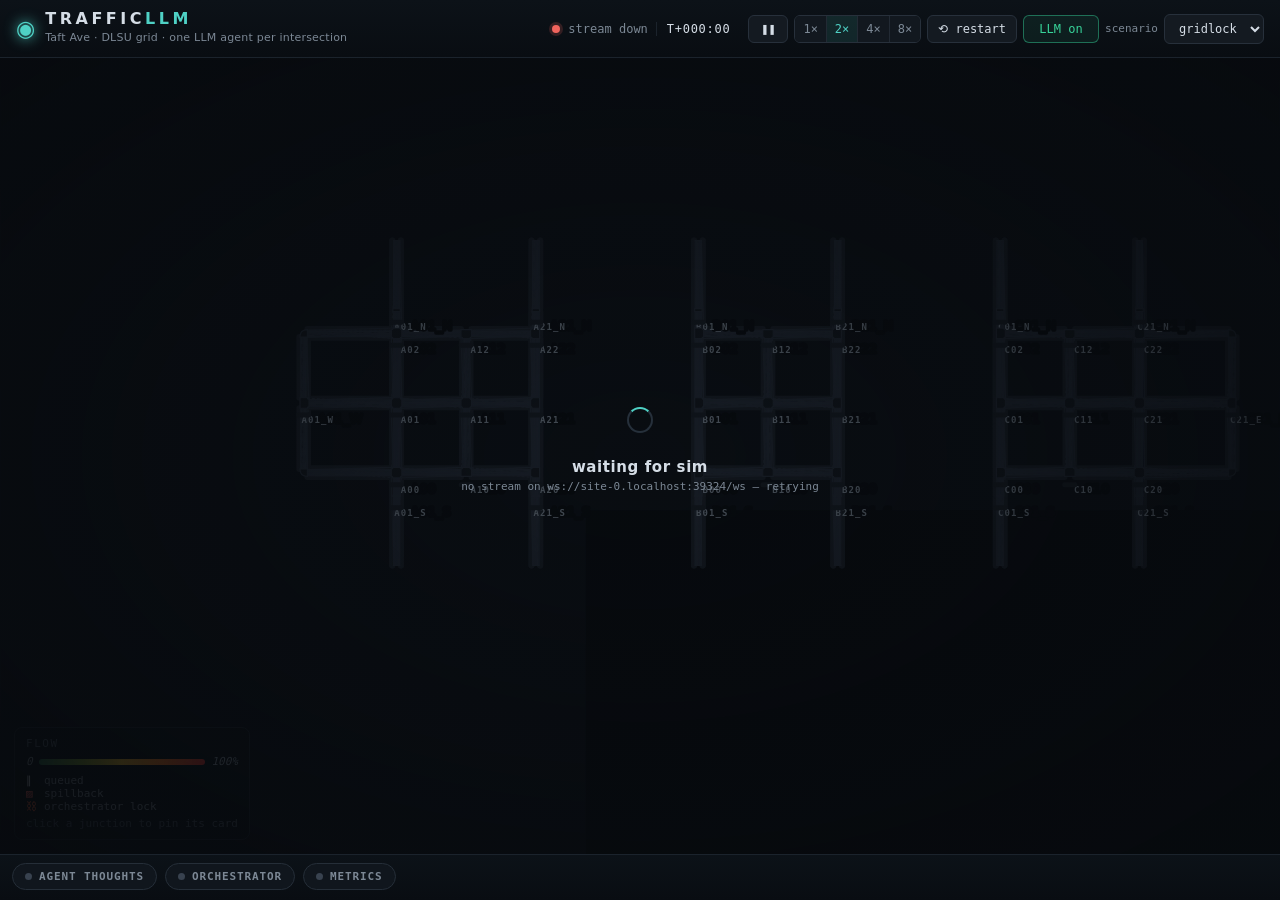
<file: ui/index.html>
<!doctype html>
<html lang="en">
<head>
<meta charset="utf-8">
<title>TrafficLLM — Taft Ave / DLSU grid</title>
<meta name="viewport" content="width=device-width, initial-scale=1">
<link rel="stylesheet" href="style.css">
</head>
<body>
<header id="top" class="hud">
  <div class="brand">
    <span class="logo">◉</span>
    <div>
      <h1>TRAFFIC<span>LLM</span></h1>
      <p class="sub">Taft Ave · DLSU grid · one LLM agent per intersection</p>
    </div>
  </div>
  <div class="status">
    <div class="xdot" id="link" data-s="connecting" title="stream"></div>
    <span id="linktxt">connecting…</span>
    <span class="clock" id="clock">T+000:00</span>
  </div>
  <nav class="controls" id="controls">
    <button id="btn-pause" title="pause / play (space)">❚❚</button>
    <div class="speed" id="speed" role="group" aria-label="speed">
      <button data-s="1">1×</button><button data-s="2" class="on">2×</button><button data-s="4">4×</button><button data-s="8">8×</button>
    </div>
    <button id="btn-restart" title="restart episode (R)">⟲ restart</button>
    <button id="btn-llm" class="llm on" title="LLM agents on/off">LLM on</button>
    <label class="scen">scenario
      <select id="scenario">
        <option value="baseline">baseline</option>
        <option value="platoon">platoon</option>
        <option value="gridlock" selected>gridlock</option>
      </select>
    </label>
  </nav>
</header>

<main id="stage">
  <div id="mapbox">
    <svg id="map" xmlns="http://www.w3.org/2000/svg" aria-label="traffic map">
      <defs>
        <pattern id="hatch" width="6" height="6" patternUnits="userSpaceOnUse" patternTransform="rotate(45)">
          <line x1="0" y1="0" x2="0" y2="6" stroke="currentColor" stroke-width="2"/>
        </pattern>
        <radialGradient id="vign" cx="50%" cy="50%" r="70%">
          <stop offset="60%" stop-color="#070a0e" stop-opacity="0"/>
          <stop offset="100%" stop-color="#05070a" stop-opacity=".85"/>
        </radialGradient>
        <marker id="arrowhead" viewBox="0 0 10 10" refX="7" refY="5" markerWidth="5.5" markerHeight="5.5" orient="auto-start-reverse">
          <path d="M0,0 L10,5 L0,10 z" fill="currentColor"/>
        </marker>
      </defs>
      <g id="view">
        <g id="l-blocks"></g>
        <g id="l-casing"></g>
        <g id="l-constructor">
          <g id="l-fill"></g>
          <g id="l-mark"></g>
        </g>
        <g id="l-boxes"></g>
        <g id="l-cordon"></g>
        <g id="l-signals"></g>
        <g id="l-vehicles"></g>
        <g id="l-hits"></g>
      </g>
    </svg>
    <div class="legend hud">
      <div class="lg-title">flow</div>
      <div class="lg-ramp"><i>0</i><b></b><i>100%</i></div>
      <div class="lg-row"><span class="sw sw-q">∥</span>queued</div>
      <div class="lg-row"><span class="sw sw-s">▨</span>spillback</div>
      <div class="lg-row"><span class="sw sw-l">⛓</span>orchestrator lock</div>
      <div class="lg-row subtle">click a junction to pin its card</div>
    </div>
    <div id="wait" class="waiting">
      <div class="spin"></div>
      <p><b>waiting for sim</b><span id="waittxt">no stream on ws://localhost:8800/ws — retrying</span></p>
    </div>
    <div id="cards"></div>
    <div id="toasts"></div>
  </div>
</main>

<footer class="dock hud">
  <div class="tabs" id="tabs">
    <section class="tab" data-tab="agents" id="tab-agents">
      <button class="chip" aria-expanded="false"><span class="dot"></span>agent thoughts <em id="cnt-int"></em></button>
      <div class="pane">
        <div class="pane-h">
          <h2>agent thoughts</h2>
          <label class="compact"><input type="checkbox" id="only-nonok"> only failures</label>
          <button class="x" data-close>×</button>
        </div>
        <ol id="feed" class="feed"><li class="empty">no intents yet</li></ol>
      </div>
    </section>
    <section class="tab" data-tab="orch" id="tab-orch">
      <button class="chip" aria-expanded="false"><span class="dot"></span>orchestrator <em id="cnt-orch"></em></button>
      <div class="pane">
        <div class="pane-h"><h2>orchestrator</h2><button class="x" data-close>×</button></div>
        <div id="orch" class="orch" data-state="idle">
          <div id="orch-state" class="orch-state">idle — no blocked cycle detected</div>
          <div id="orch-body" class="orch-body"></div>
        </div>
      </div>
    </section>
    <section class="tab" data-tab="metrics" id="tab-metrics">
      <button class="chip" aria-expanded="false"><span class="dot"></span>metrics <em id="cnt-met"></em></button>
      <div class="pane">
        <div class="pane-h"><h2>metrics</h2><button class="x" data-close>×</button></div>
        <div id="metrics" class="metrics"></div>
      </div>
    </section>
  </div>
</footer>

<div id="tip" class="tip" role="tooltip" hidden></div>
<script src="ui.js"></script>
</body>
</html>
</file>
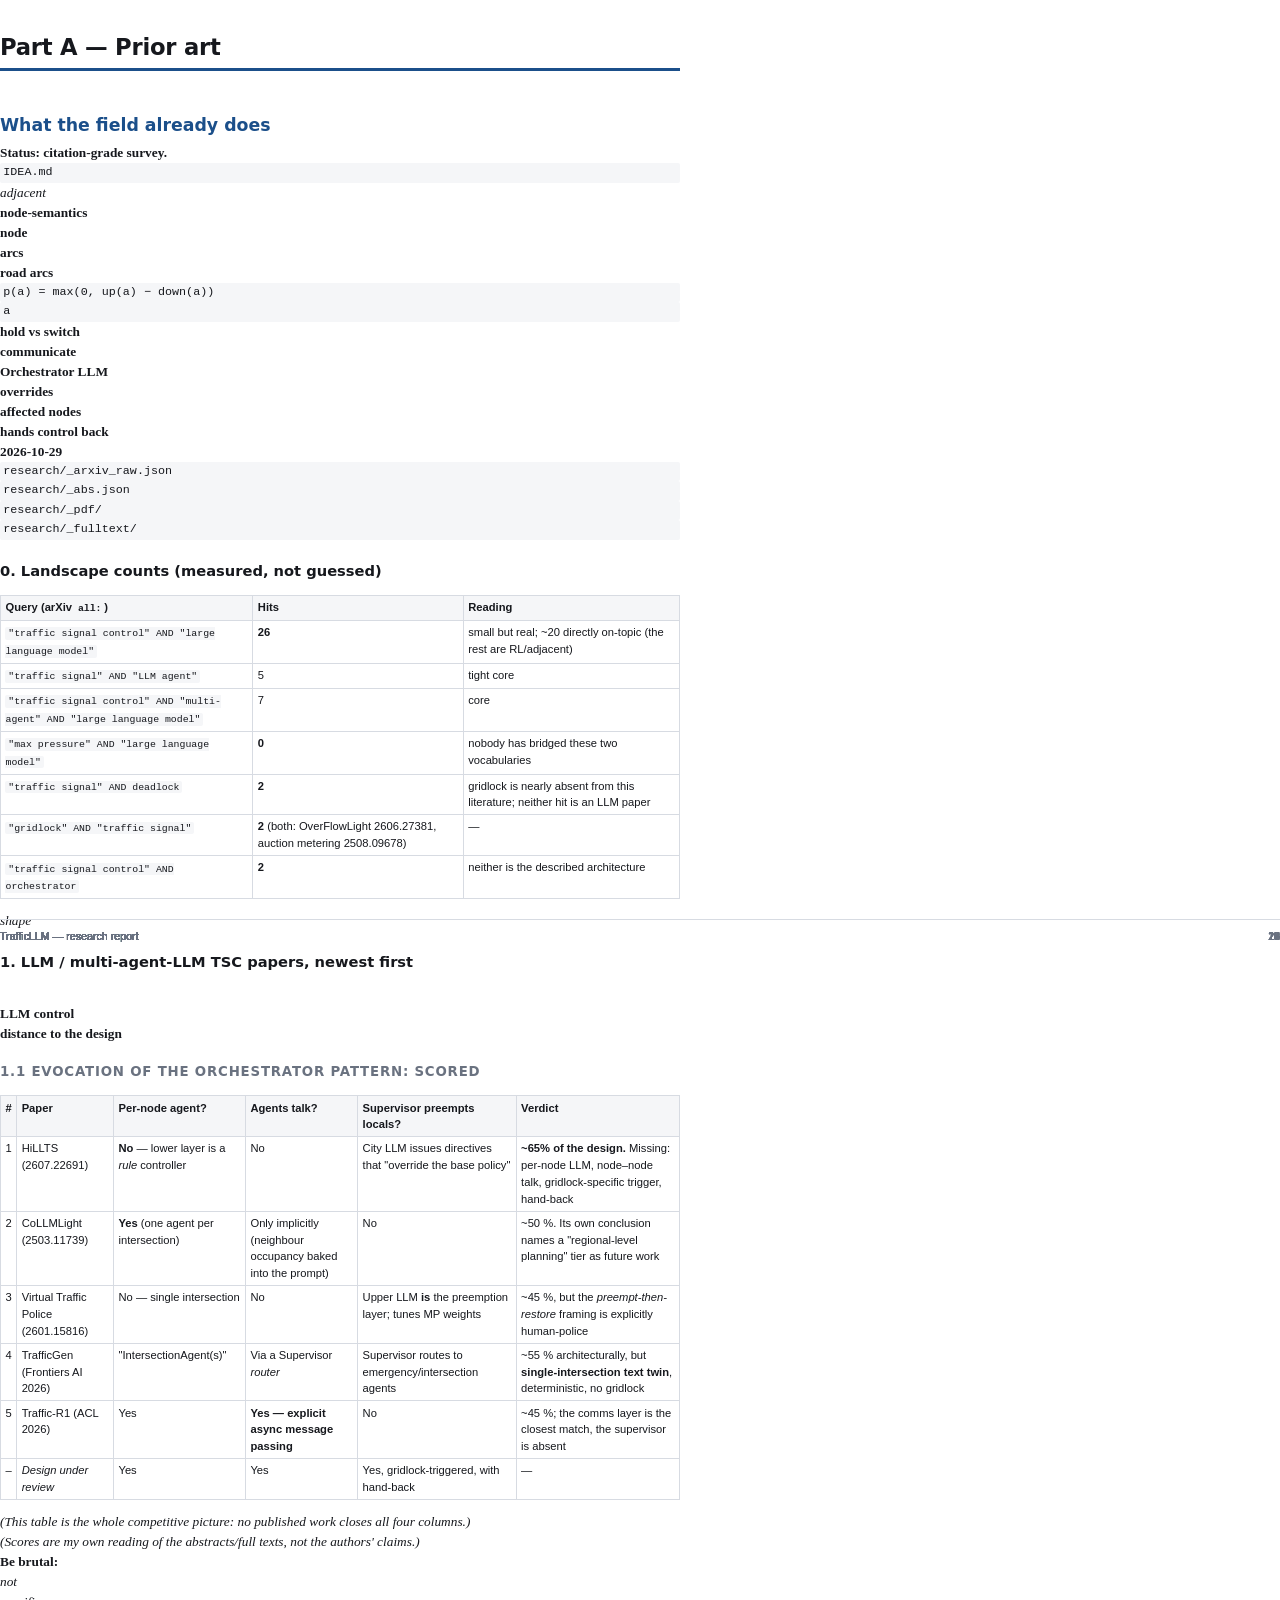
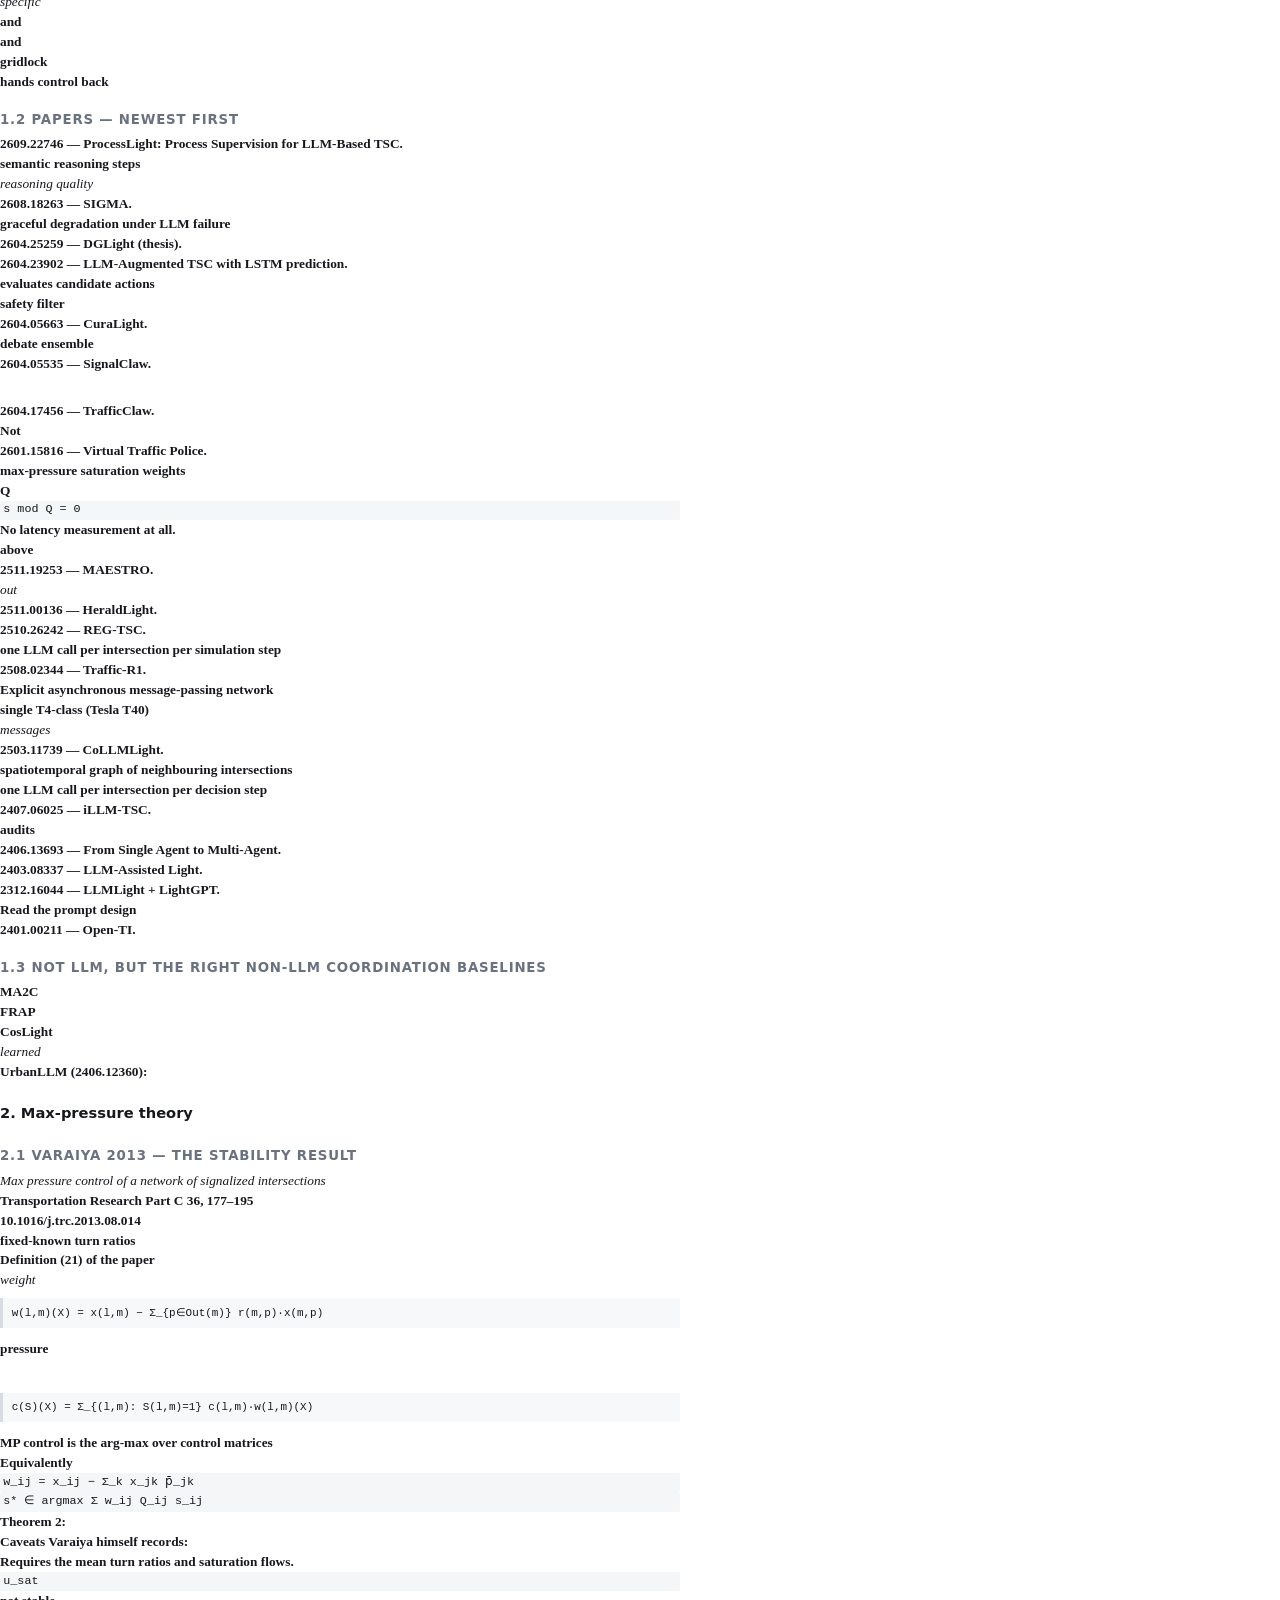
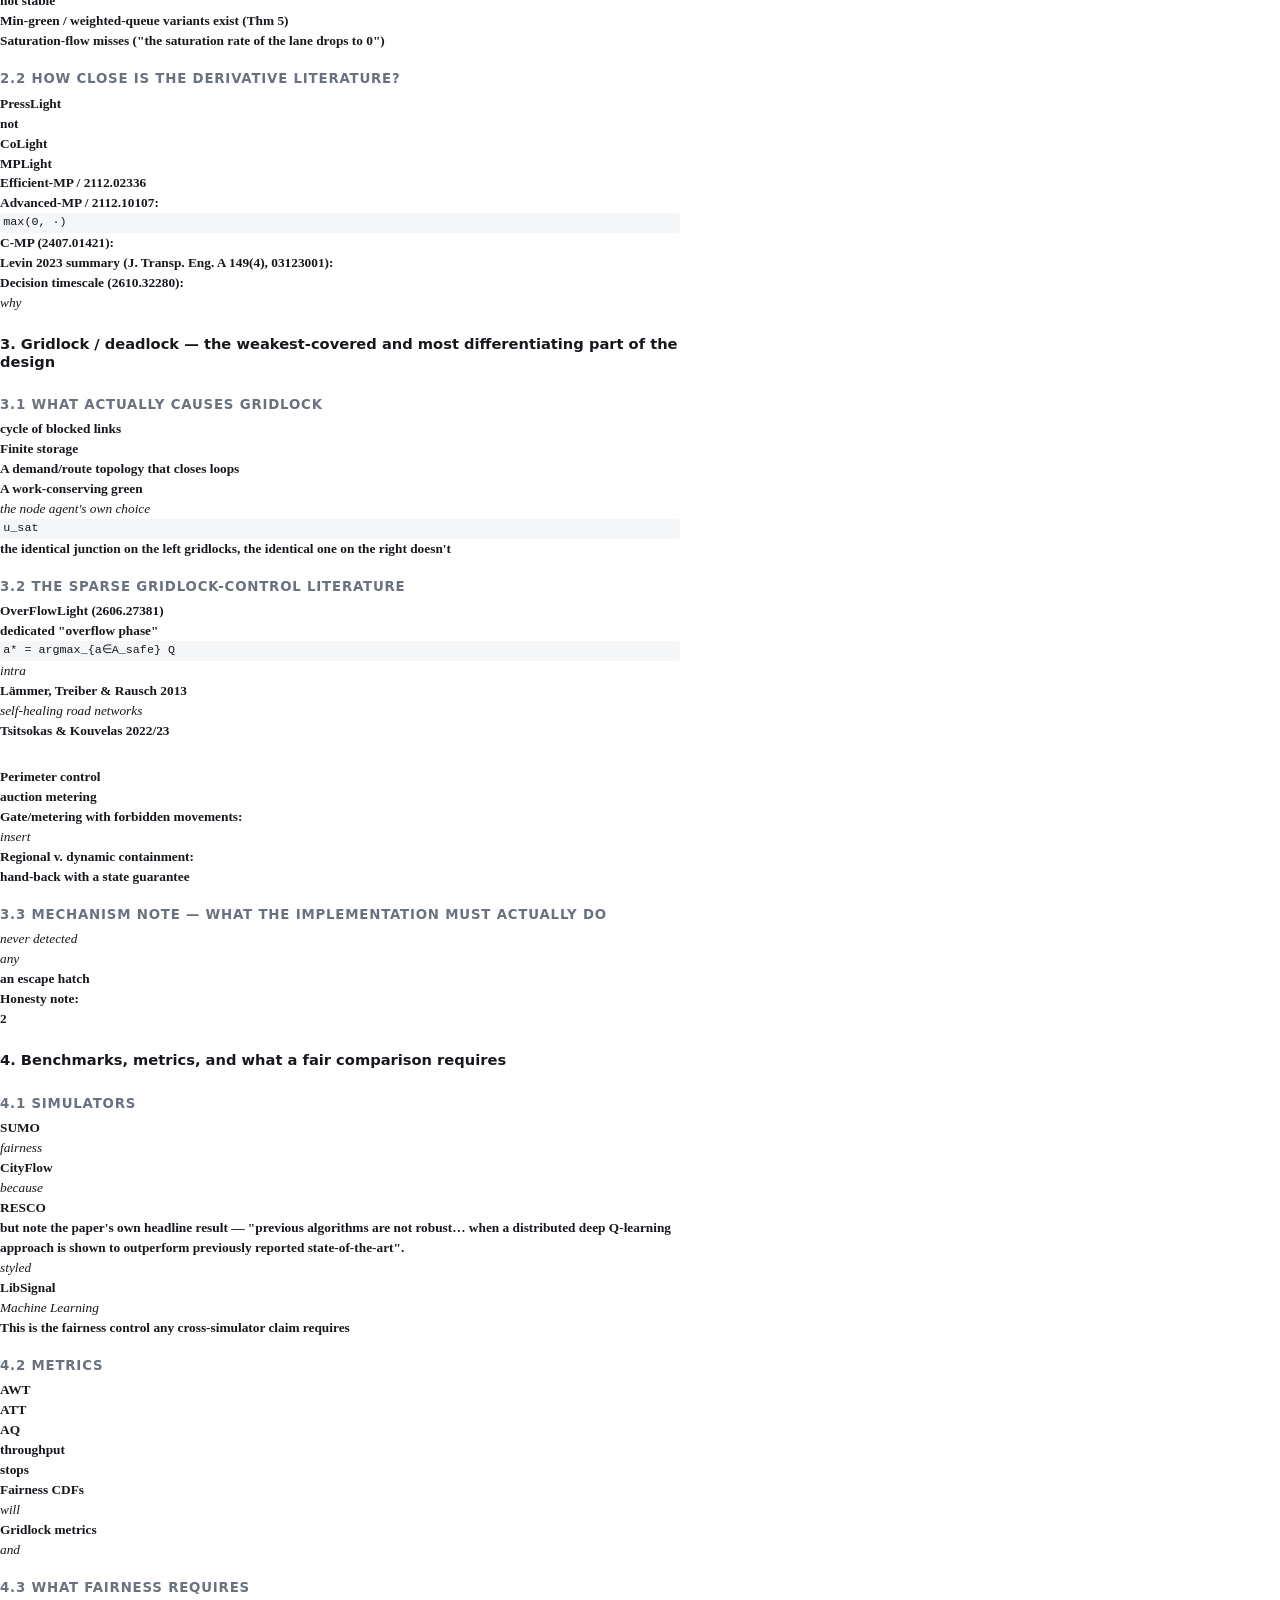
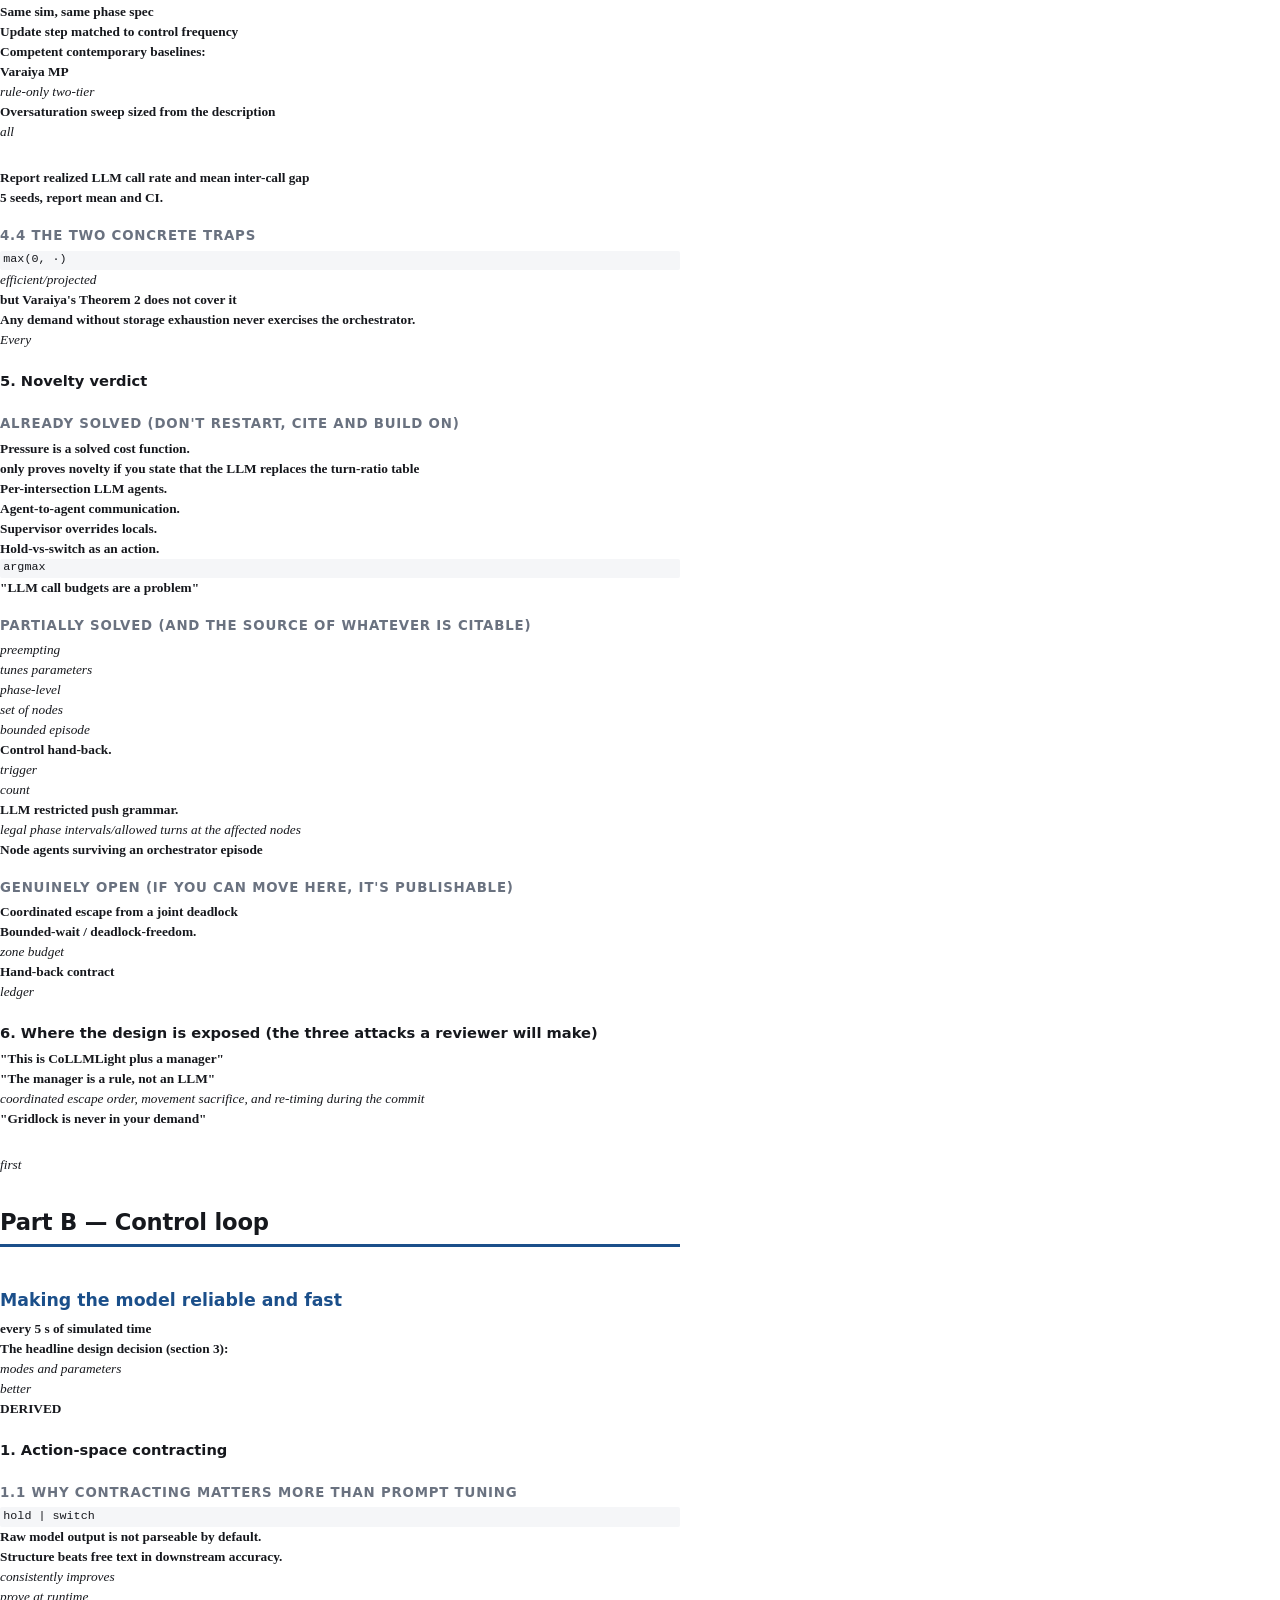
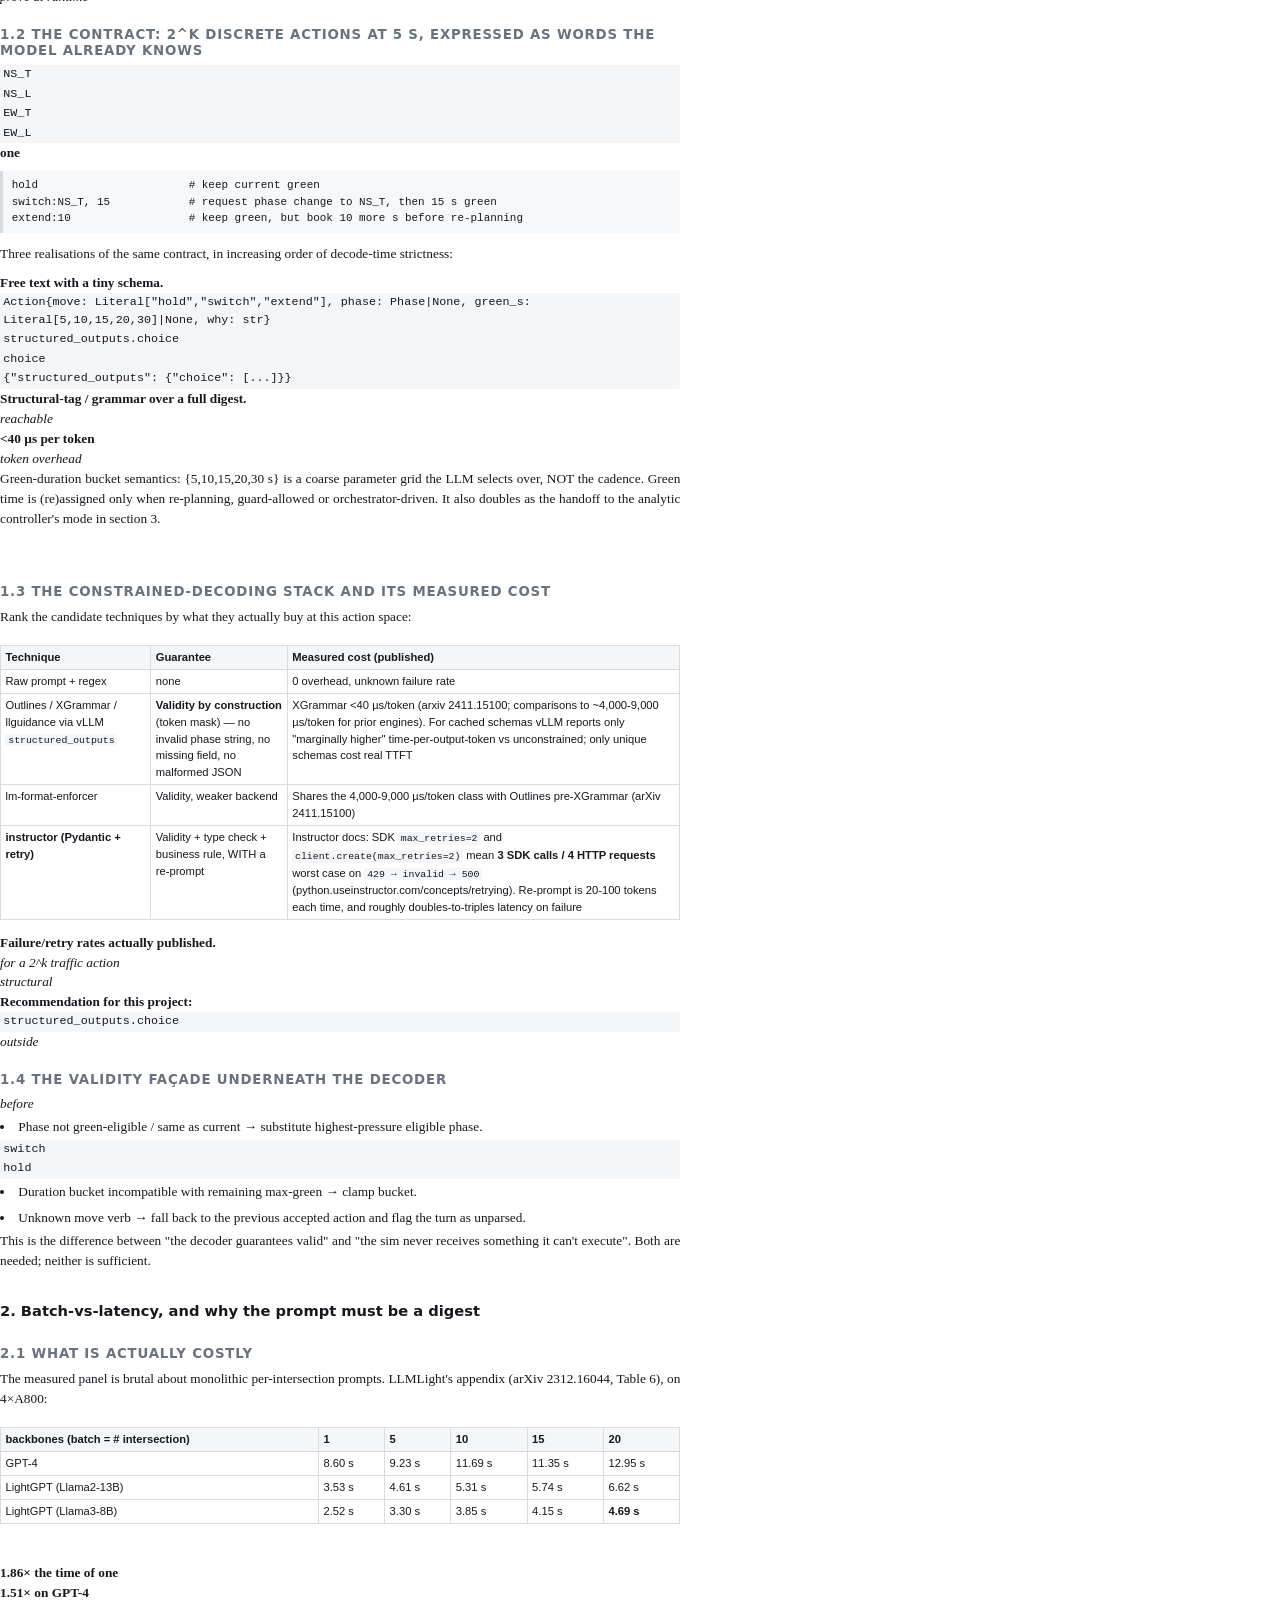
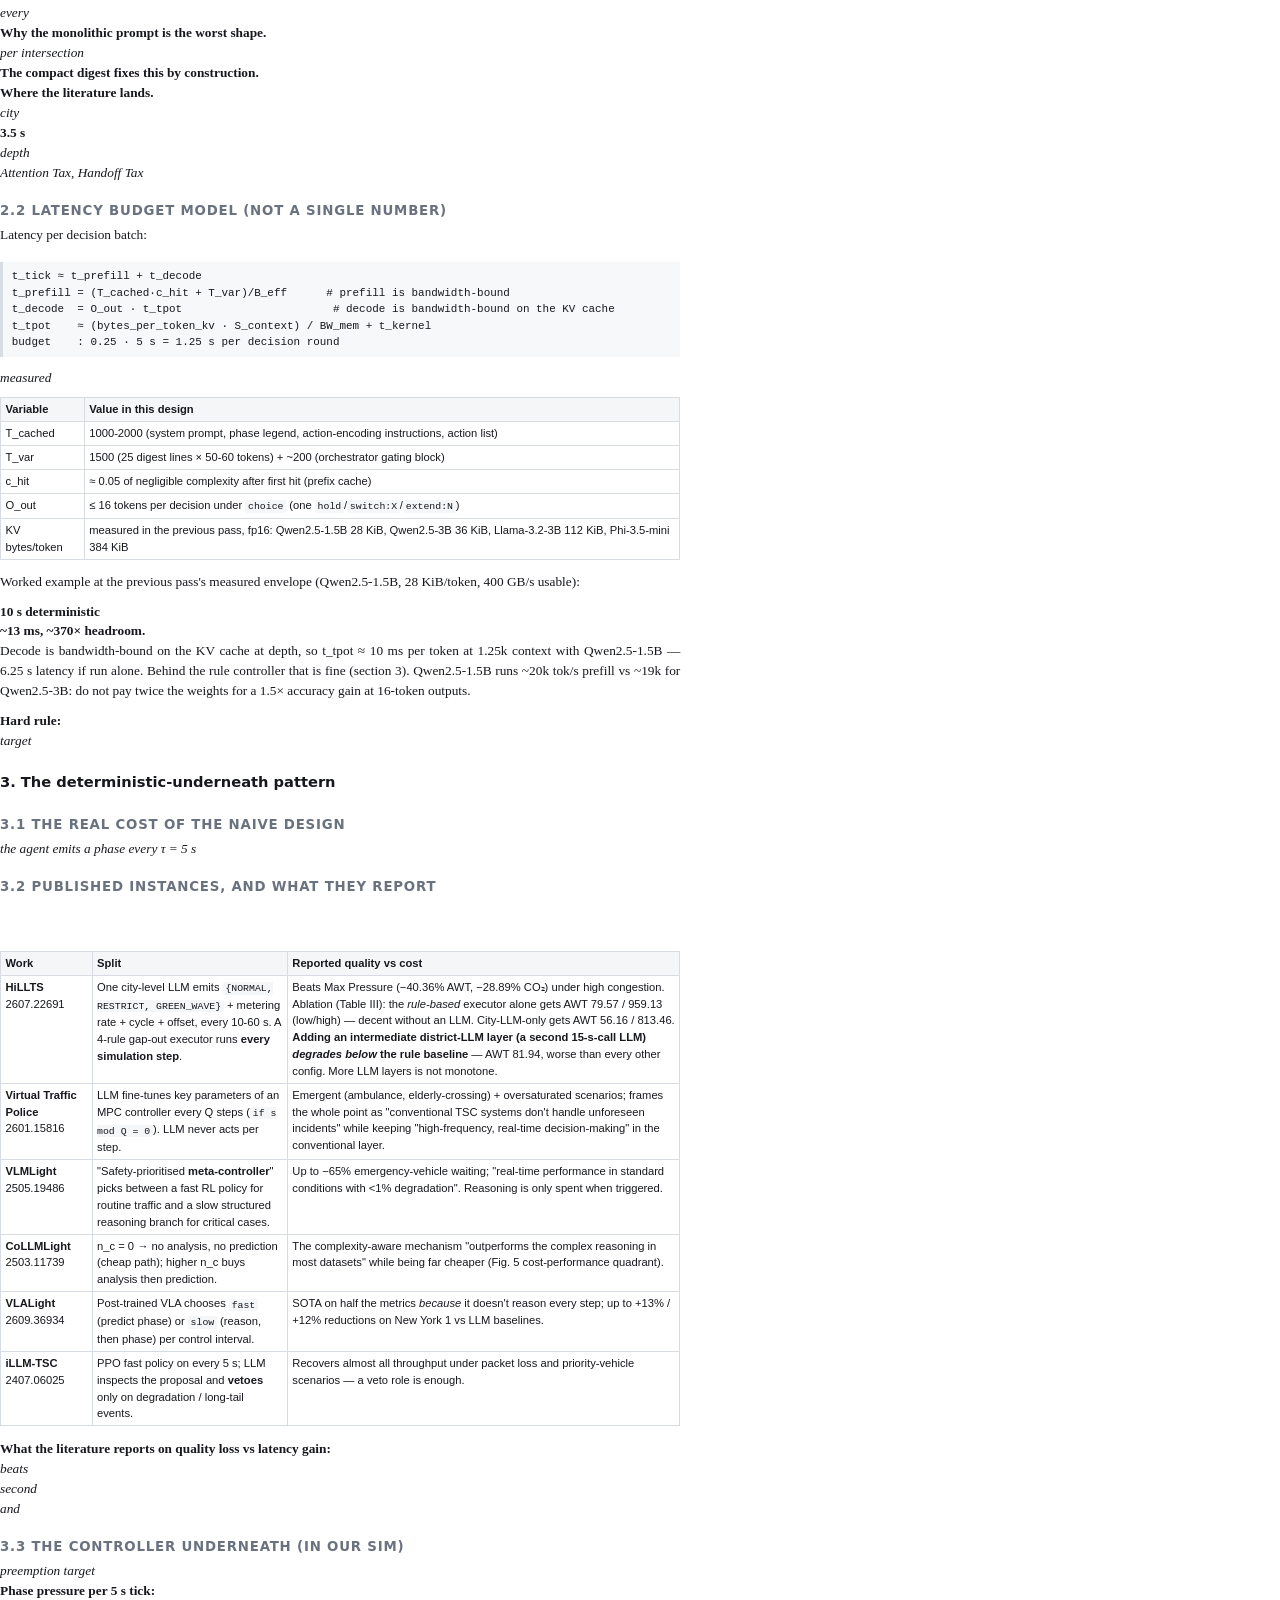
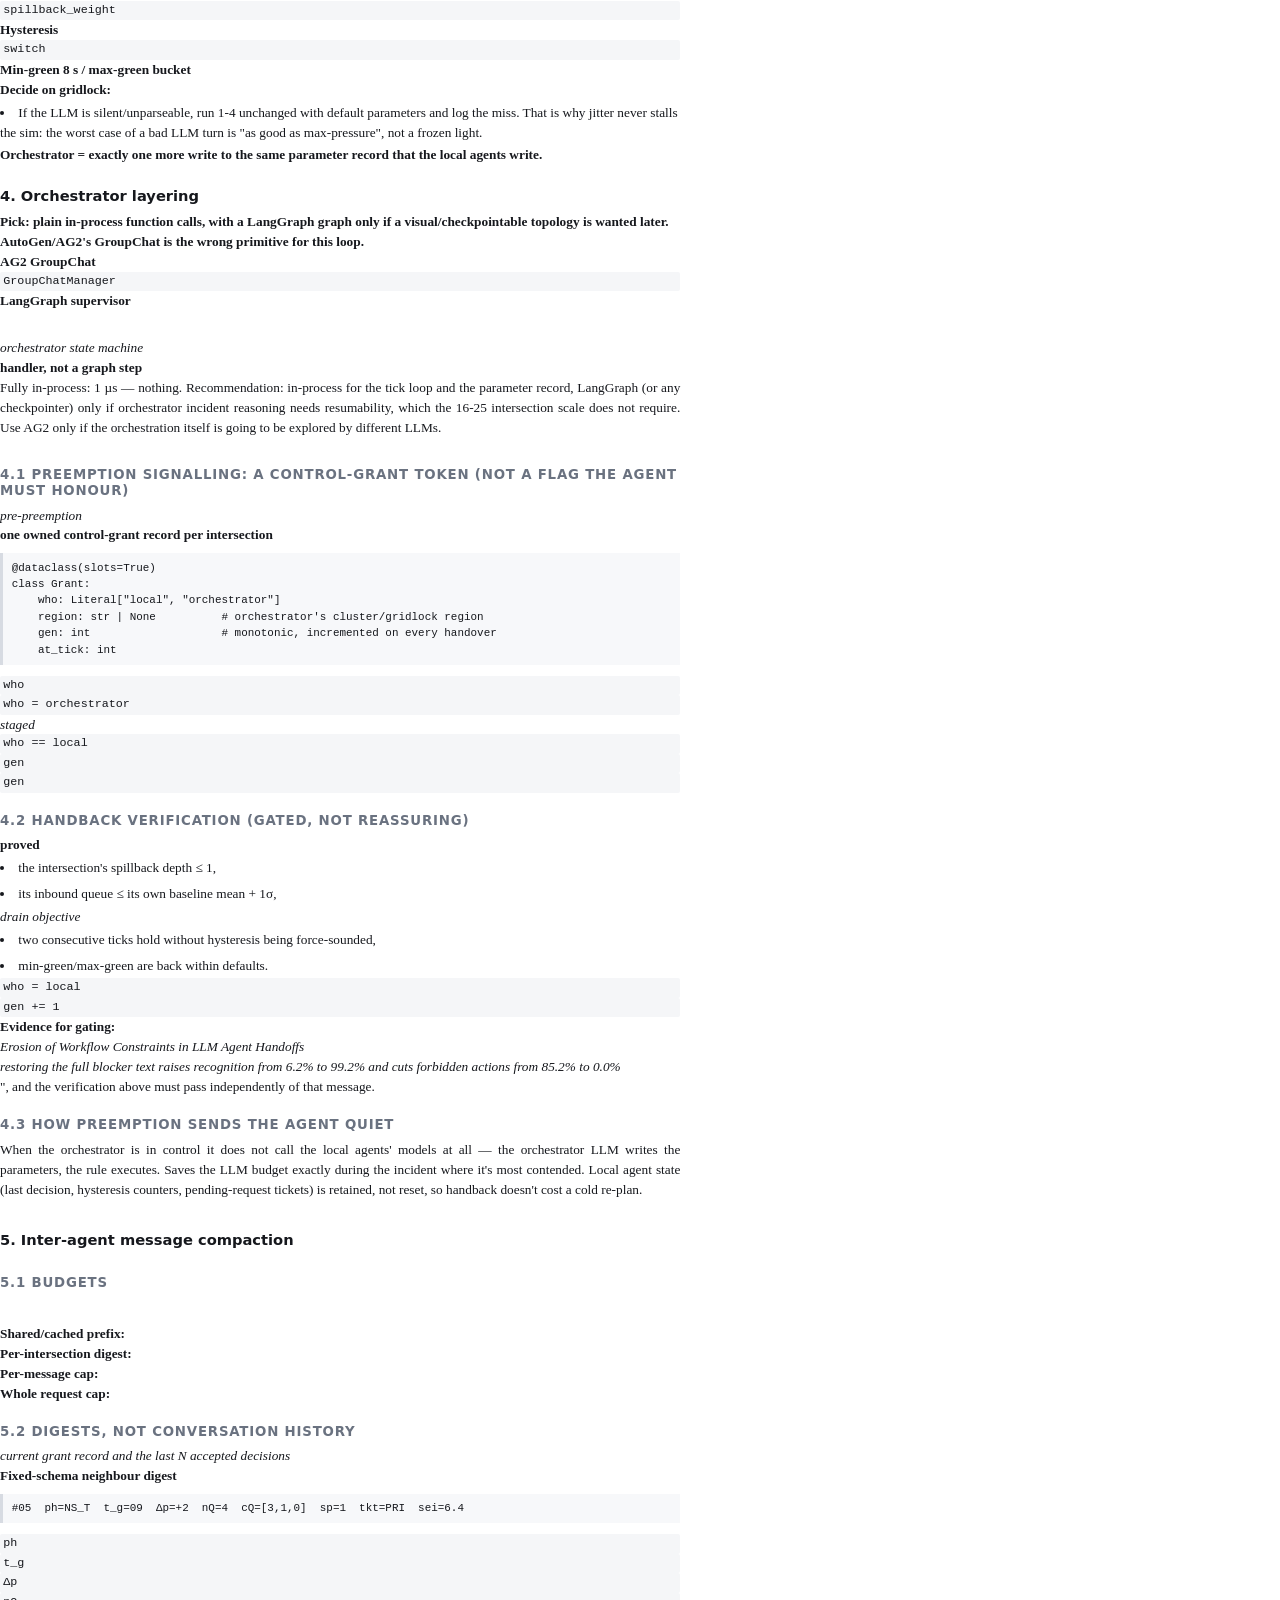
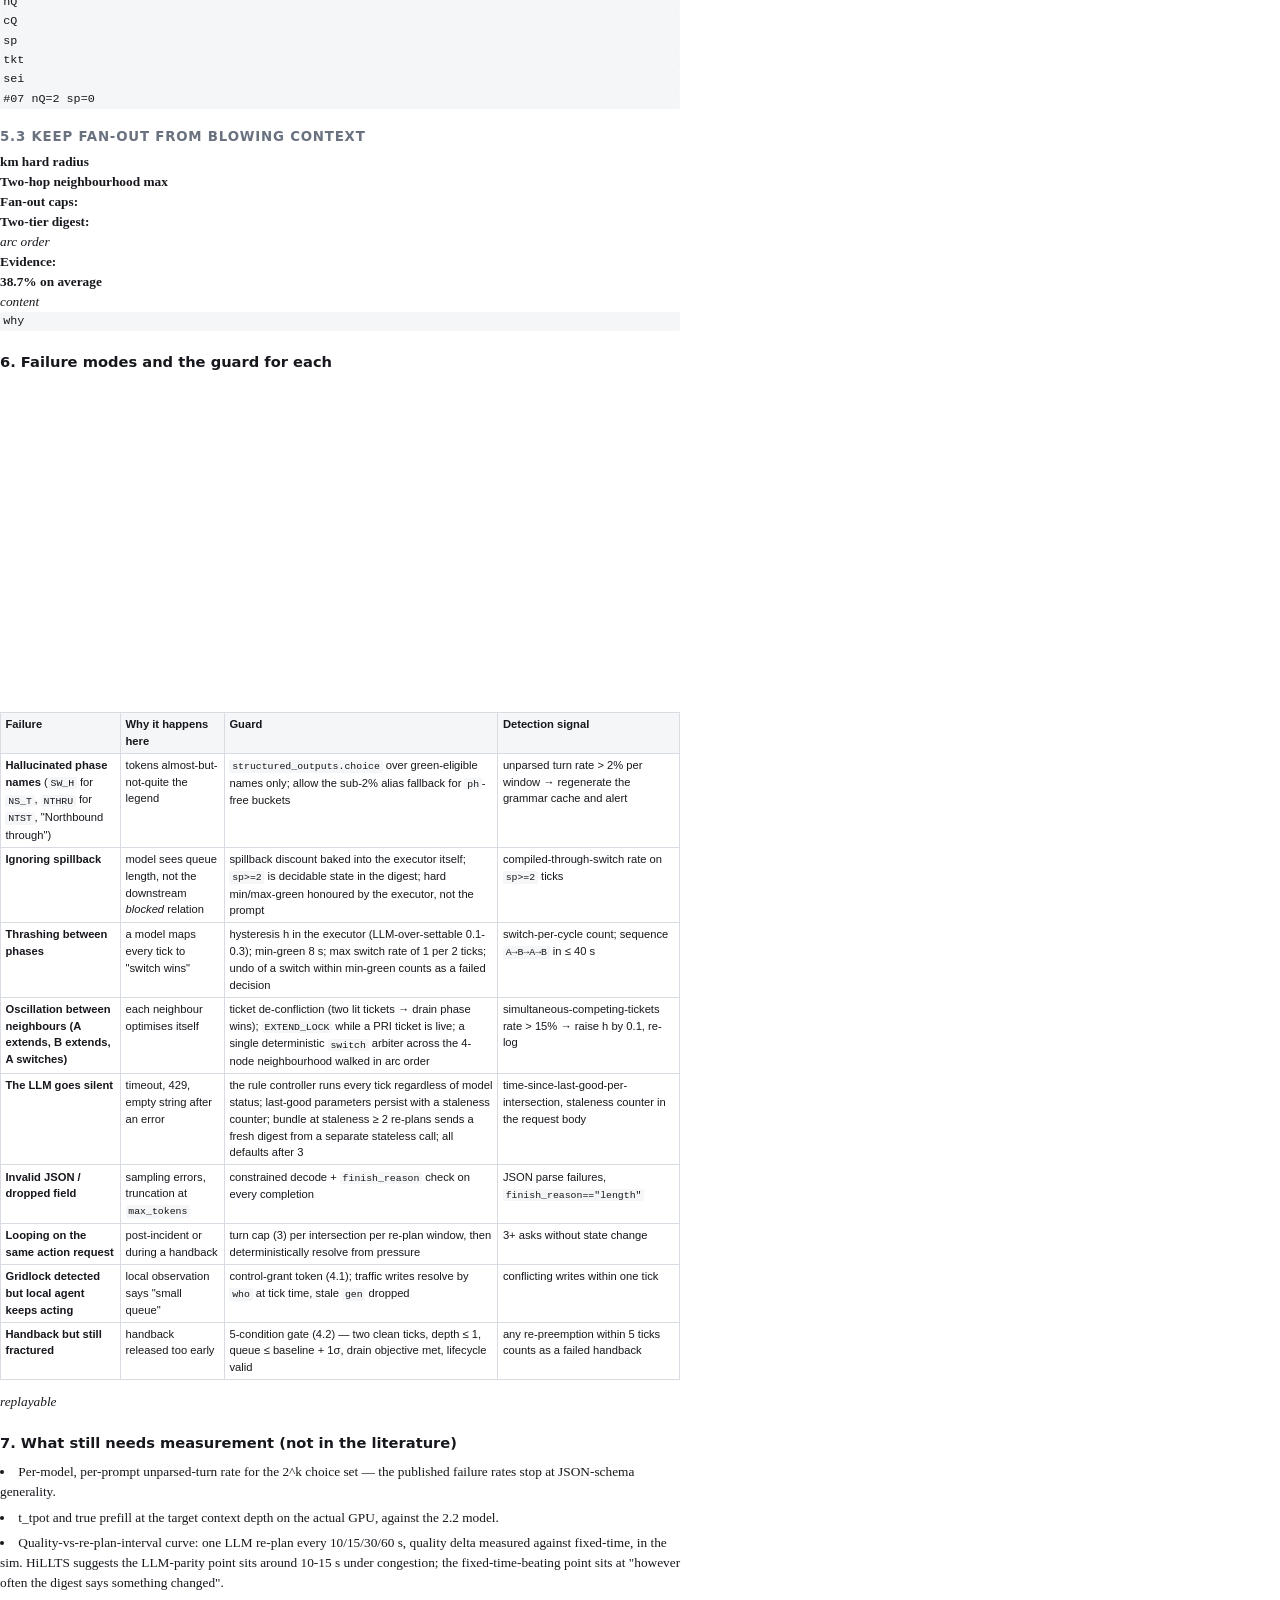
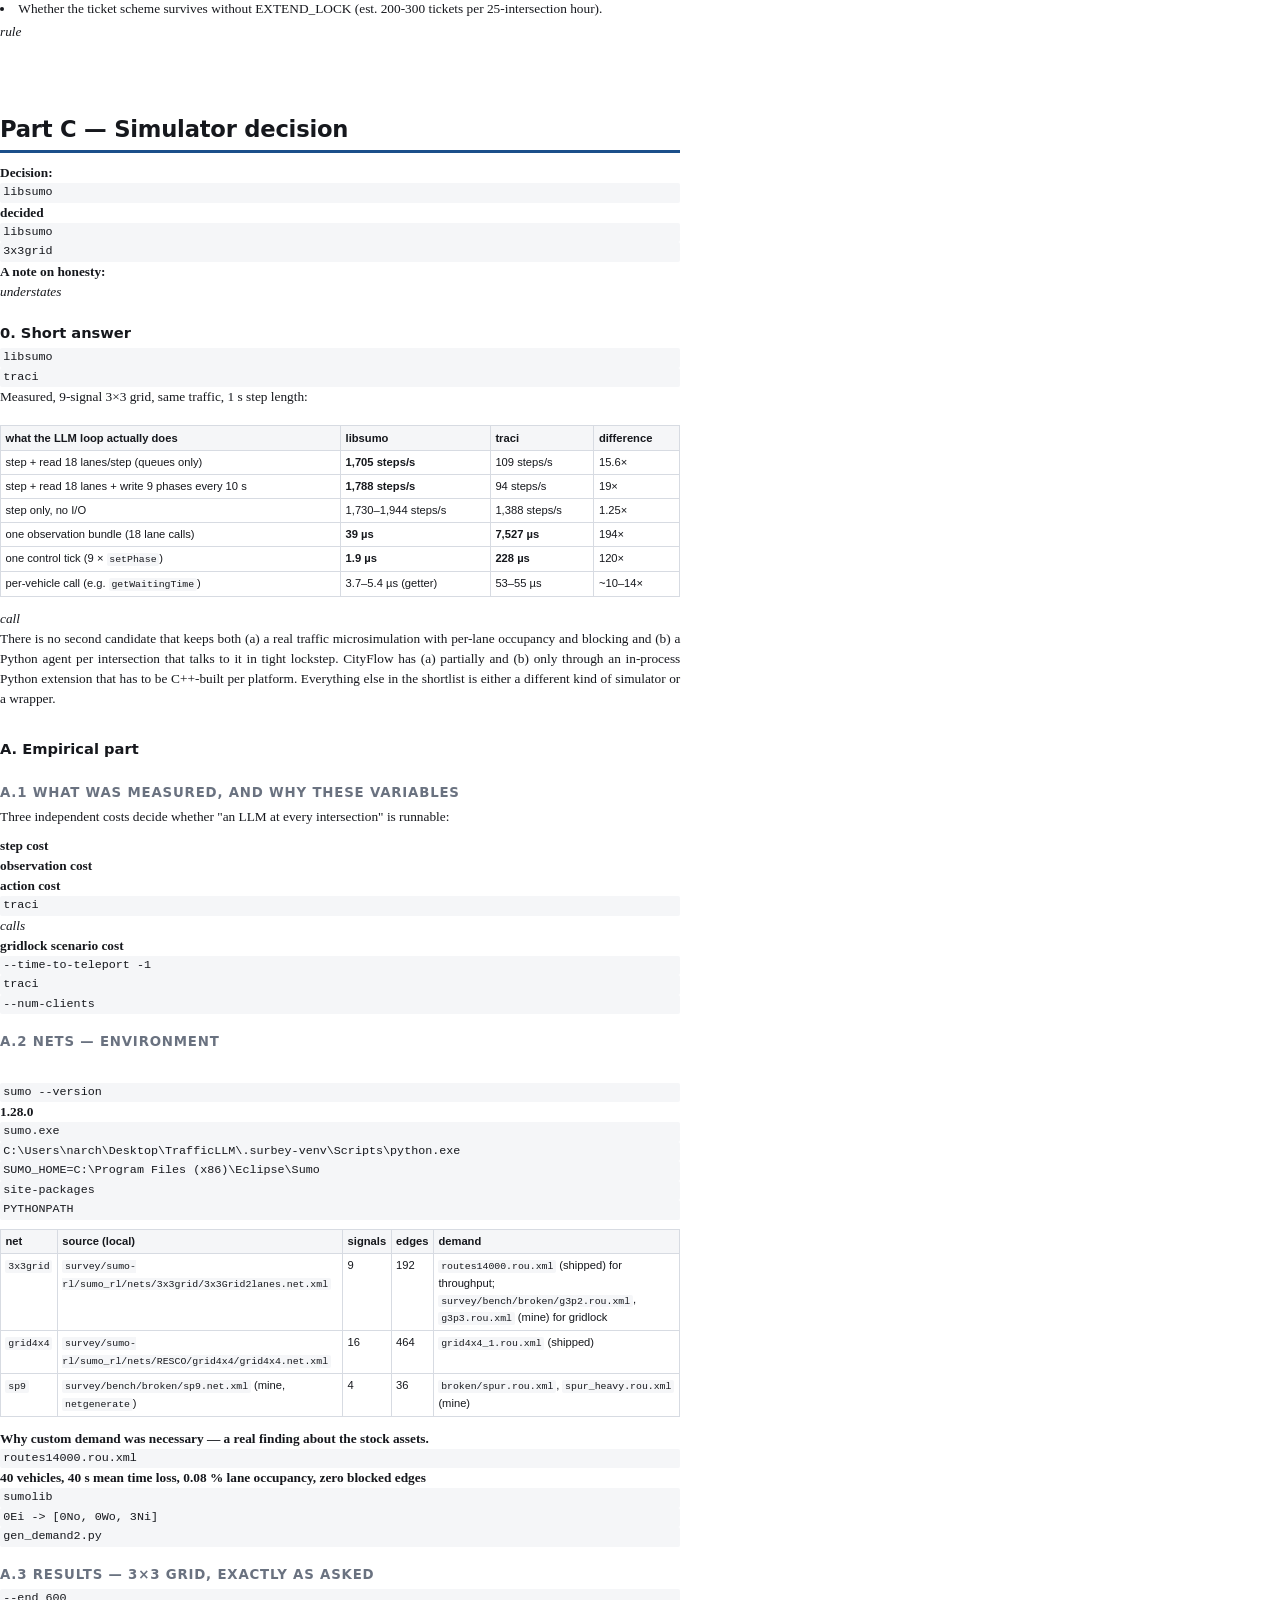
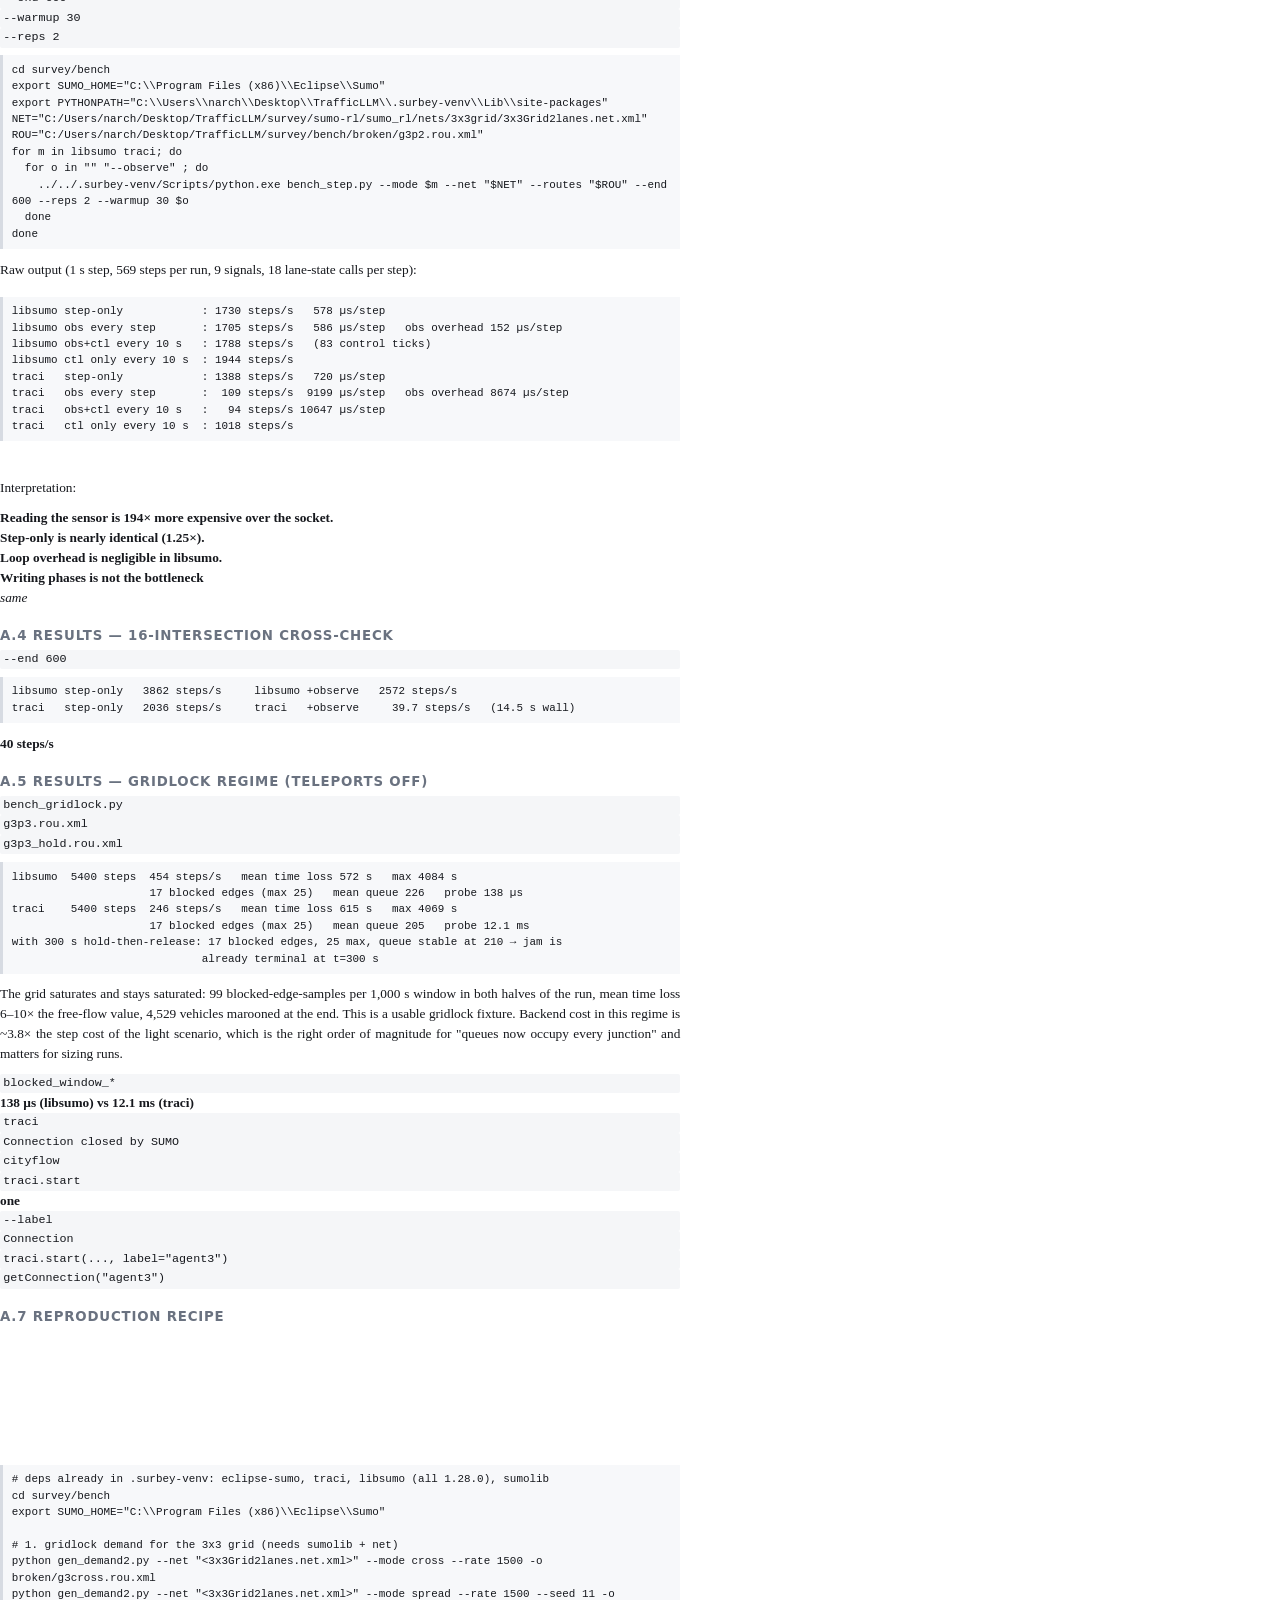
<file: report/report.html>
<!DOCTYPE html>
<html lang="en"><head><meta charset="utf-8">
<title>TrafficLLM — Research Report</title>
<style>
@page { size: A4; margin: 20mm 18mm 18mm 18mm; }
@page :first { margin: 0; }
:root{ --ink:#16181d; --mute:#6a7280; --rule:#d7dbe2; --wash:#f5f6f8; --accent:#1b4f8a; }
*{box-sizing:border-box}
html{ font-size:10pt; }
body{ font-family:"Charter","Bitter","Cambria",Georgia,serif; color:var(--ink);
      line-height:1.5; margin:0; }
body{ --page-width:180mm; --page-height:259mm; }
.page{ position:relative; width:var(--page-width); min-height:var(--page-height);
       padding-bottom:7mm; box-sizing:border-box; display:flex; flex-direction:column;
       break-after:page; }
.page>*{ flex:0 0 auto; }
.page>.folio{ margin-top:auto; }
.folio{ position:static; display:flex; justify-content:space-between; font-size:8pt;
        color:var(--mute); padding-top:3mm; border-top:.4pt solid var(--rule); }
.page:last-child{ break-after:auto; }
h1,h2,h3,h4{ font-family:"Inter","Segoe UI",system-ui,sans-serif; line-height:1.22;
             break-after:avoid; margin:1.5em 0 .45em; }
h1{ break-before:page; }
section.part>h1:first-child{ break-before:auto }
h1{ font-size:17pt; letter-spacing:-.01em; border-bottom:2.5pt solid var(--accent);
    padding-bottom:.3em; }
h2{ font-size:13pt; color:var(--accent); margin-top:1.9em; }
h3{ font-size:11pt; } h4{ font-size:10pt; color:var(--mute); text-transform:uppercase; letter-spacing:.06em; }
p{margin:0 0 .7em; text-align:justify; hyphens:auto;}
ul,ol{margin:0 0 .8em 1.2em; padding:0} li{margin:.22em 0}
code{ font-family:"IBM Plex Mono","Consolas",monospace; font-size:.88em; background:var(--wash);
      padding:.08em .28em; border-radius:2px; }
pre{ background:#f7f8fa; border-left:2.5pt solid var(--rule); padding:.6em .8em; font-size:8.2pt;
     overflow-wrap:anywhere; white-space:pre-wrap; break-inside:avoid; margin:.7em 0 1em;}
pre code{background:none;padding:0;font-size:1em}
table{ border-collapse:collapse; width:100%; font-size:8.4pt; margin:.8em 0 1.1em;
       break-inside:avoid; font-family:"Inter","Segoe UI",sans-serif;}
th,td{ border:.5pt solid var(--rule); padding:.28em .4em; vertical-align:top; text-align:left;}
th{ background:var(--wash); font-weight:600 }
blockquote{margin:.8em 0; padding:.2em 0 .2em 1em; border-left:2pt solid var(--accent); color:#333;}
a{ color:var(--accent); text-decoration:none }
section.part>h1:first-child{ break-before:auto }
/* cover */
.cover{ height:297mm; padding:38mm 22mm 22mm; display:flex; flex-direction:column; }
.cover .kicker{ font:600 9pt/1 "Inter","Segoe UI",sans-serif; letter-spacing:.22em;
                text-transform:uppercase; color:var(--accent) }
.cover h1{ border:0; font-size:33pt; letter-spacing:-.025em; margin:.5em 0 .3em; break-before:auto }
.cover .sub{ font-size:14pt; color:#333; max-width:120mm; line-height:1.35 }
.cover .meta{ margin-top:auto; font:9pt/1.7 "Inter","Segoe UI",sans-serif; color:var(--mute);
              border-top:.5pt solid var(--rule); padding-top:.8em }
.cover .meta b{ color:var(--ink) }
/* folio */
.folio{ position:fixed; bottom:-11mm; left:0; right:0; font:8pt/1 "Inter","Segoe UI",sans-serif;
        color:var(--mute); display:flex; justify-content:space-between }
/* cite */
sup.cite{ font-size:.68em; font-family:"Inter",sans-serif; line-height:0 }
sup.cite a{ color:var(--accent); font-weight:600 }
/* toc */
.toc{ break-before:page }
.toc ol{ list-style:none; margin:0; }
.toc li{ display:flex; gap:.5em; font:9.5pt/1.5 "Inter","Segoe UI",sans-serif; }
.toc li.s2{ margin-left:1.1em; font-size:9pt }
.toc li.s3{ margin-left:2.4em; font-size:8.6pt; color:var(--mute) }
.toc .t{ white-space:nowrap; overflow:hidden; text-overflow:ellipsis }
.toc .dots{ flex:1; border-bottom:1pt dotted var(--rule); margin-bottom:.32em }
.toc .pg{ color:var(--mute) }
/* references */
p.ref{ font-size:8.8pt; text-align:left; padding-left:1.6em; text-indent:-1.6em; margin:0 0 .45em }
p.ref .num{ color:var(--accent); font-weight:700; font-family:"Inter",sans-serif; margin-right:.35em }
</style></head>
<body>
<div class="folio"><span>TrafficLLM — research report</span><span class="pn"></span></div>

<div class="cover">
  <div class="kicker">Research report</div>
  <h1>LLM agents that talk to each<br>other about traffic</h1>
  <p class="sub">Prior art, control-loop engineering and a measured simulator decision for a
  traffic-signal simulation with per-intersection agents and a gridlock orchestrator.</p>
  <div class="meta">
    <b>Compiled</b> 2026-10-30 &nbsp;·&nbsp; <b>Contents</b> three research dossiers,
    a recommended arc, 42 references<br>
    Machine-checked on: arXiv API (2026-10-29), SUMO 1.28 + libsumo, GitHub API
  </div>
</div>

<section class="toc"><h1 style="break-before:page">Contents</h1>
<ol id="toc"></ol>
</section>

<section class="part" id="part-a"><h1 style="break-before:page">Part A — Prior art</h1><h2>What the field already does</h2></section><p><strong>Status: citation-grade survey.</strong> Resetting note: the task's <code>IDEA.md</code> was for the <em>adjacent</em> (road-arc) design. This dossier is written against the <strong>node-semantics</strong> design:</p>
<ul>
<li>Per node: Each signalised <strong>node</strong> carries the agent. Each node's agent only observes the <strong>arcs</strong> that touch it, i.e. the <strong>road arcs</strong> that either enter (upstream) or leave (downstream) the node.</li>
<li>Each node's agent sees "Pressure" (pressure per node) as: <code>p(a) = max(0, up(a) − down(a))</code> on movement <code>a</code> (upstream queue minus downstream queue, floored at 0 against the conceptual pressure), maximised over movements in a candidate phase. Pressure is used to choose a phase and decide <strong>hold vs switch</strong>.</li>
<li>Node agents <strong>communicate</strong> with neighbour node agents (the arcs that connect them).</li>
<li>An <strong>Orchestrator LLM</strong> detects gridlock and <strong>overrides</strong> the subagents; it keeps control of the <strong>affected nodes</strong> until resolution, then <strong>hands control back</strong>.</li>
</ul>
<p>All arXiv counts below are machine-checked against the arXiv API on <strong>2026-10-29</strong> (queries in <code>research/_arxiv_raw.json</code>). Abstracts for all IDs below are pulled from the API and stored in <code>research/_abs.json</code>; full texts read live in <code>research/_pdf/</code> and <code>research/_fulltext/</code>.</p><h3>0. Landscape counts (measured, not guessed)</h3>
<table>
<thead>
<tr>
<th>Query (arXiv <code>all:</code>)</th>
<th>Hits</th>
<th>Reading</th>
</tr>
</thead>
<tbody>
<tr>
<td><code>"traffic signal control" AND "large language model"</code></td>
<td><strong>26</strong></td>
<td>small but real; ~20 directly on-topic (the rest are RL/adjacent)</td>
</tr>
<tr>
<td><code>"traffic signal" AND "LLM agent"</code></td>
<td>5</td>
<td>tight core</td>
</tr>
<tr>
<td><code>"traffic signal control" AND "multi-agent" AND "large language model"</code></td>
<td>7</td>
<td>core</td>
</tr>
<tr>
<td><code>"max pressure" AND "large language model"</code></td>
<td><strong>0</strong></td>
<td>nobody has bridged these two vocabularies</td>
</tr>
<tr>
<td><code>"traffic signal" AND deadlock</code></td>
<td><strong>2</strong></td>
<td>gridlock is nearly absent from this literature; neither hit is an LLM paper</td>
</tr>
<tr>
<td><code>"gridlock" AND "traffic signal"</code></td>
<td><strong>2</strong> (both: OverFlowLight 2606.27381, auction metering 2508.09678)</td>
<td>—</td>
</tr>
<tr>
<td><code>"traffic signal control" AND orchestrator</code></td>
<td><strong>2</strong></td>
<td>neither is the described architecture</td>
</tr>
</tbody>
</table>
<p>The absolute literature is small. That cuts both ways: there is room, but the <em>shape</em> of the design is heavily pre-figured — see §1.</p><h3>1. LLM / multi-agent-LLM TSC papers, newest first</h3>
<p>Each entry: mechanism in 3–5 lines, <strong>LLM control</strong> (cadence / model / latency handling), and <strong>distance to the design</strong>.</p>
<h4>1.1 Evocation of the Orchestrator pattern: scored</h4>
<table>
<thead>
<tr>
<th>#</th>
<th>Paper</th>
<th>Per-node agent?</th>
<th>Agents talk?</th>
<th>Supervisor preempts locals?</th>
<th><strong>Verdict</strong></th>
</tr>
</thead>
<tbody>
<tr>
<td>1</td>
<td>HiLLTS (2607.22691)</td>
<td><strong>No</strong> — lower layer is a <em>rule</em> controller</td>
<td>No</td>
<td>City LLM issues directives that "override the base policy"</td>
<td><strong>~65% of the design.</strong> Missing: per-node LLM, node–node talk, gridlock-specific trigger, hand-back</td>
</tr>
<tr>
<td>2</td>
<td>CoLLMLight (2503.11739)</td>
<td><strong>Yes</strong> (one agent per intersection)</td>
<td>Only implicitly (neighbour occupancy baked into the prompt)</td>
<td>No</td>
<td>~50 %. Its own conclusion names a "regional-level planning" tier as future work</td>
</tr>
<tr>
<td>3</td>
<td>Virtual Traffic Police (2601.15816)</td>
<td>No — single intersection</td>
<td>No</td>
<td>Upper LLM <strong>is</strong> the preemption layer; tunes MP weights</td>
<td>~45 %, but the <em>preempt-then-restore</em> framing is explicitly human-police</td>
</tr>
<tr>
<td>4</td>
<td>TrafficGen (Frontiers AI 2026)</td>
<td>"IntersectionAgent(s)"</td>
<td>Via a Supervisor <em>router</em></td>
<td>Supervisor routes to emergency/intersection agents</td>
<td>~55 % architecturally, but <strong>single-intersection text twin</strong>, deterministic, no gridlock</td>
</tr>
<tr>
<td>5</td>
<td>Traffic-R1 (ACL 2026)</td>
<td>Yes</td>
<td><strong>Yes — explicit async message passing</strong></td>
<td>No</td>
<td>~45 %; the comms layer is the closest match, the supervisor is absent</td>
</tr>
<tr>
<td>–</td>
<td><em>Design under review</em></td>
<td>Yes</td>
<td>Yes</td>
<td>Yes, gridlock-triggered, with hand-back</td>
<td>—</td>
</tr>
</tbody>
</table>
<p><em>(This table is the whole competitive picture: no published work closes all four columns.)</em></p>
<p><em>(Scores are my own reading of the abstracts/full texts, not the authors' claims.)</em></p>
<p><strong>Be brutal:</strong> the orchestrator pattern is <em>not</em> novel in the abstract — two-tier human/manager-override is the classic traffic-management structure, and three 2026 papers (HiLLTS, Virtual Traffic Police, TrafficGen) each ship a version of it. What nobody has is the <em>specific</em> conjunction: LLM per node <strong>and</strong> node-to-node a2a messages <strong>and</strong> a supervisor that keys on <strong>gridlock</strong> and <strong>hands control back</strong>. That conjunction is the only defensible claim, and §5 says how fragile it is.</p>
<h4>1.2 Papers — newest first</h4>
<p><strong>2609.22746 — ProcessLight: Process Supervision for LLM-Based TSC.</strong> EMNLP 2026.
- Mechanism: decomposes each signal decision into verifiable <strong>semantic reasoning steps</strong>; trains with step-wise credit assignment (STeP-PO) over a step tree, scoring each step's quality and influence on the final action.
- LLM control: one LLM call per phase decision; model is a fine-tuned backbone (not specified in abstract); no latency handling.
- Distance: single-intersection, per-node agent, no comms, no supervisor. Competes on <em>reasoning quality</em>, so a shiny LLM-per-node pipeline must beat it on a metric that isn't only AWT.</p>
<p><strong>2608.18263 — SIGMA.</strong> SUMO, multi-faced RL + LLM translating emergency instructions into priority vectors; four Kolkata intersections. Explores <strong>graceful degradation under LLM failure</strong> — useful to copy. No comms, no supervisor.</p>
<p><strong>2604.25259 — DGLight (thesis).</strong> DQN (CoLight-style critic) scores LLM candidate actions; GRPO fine-tune; Jinan/Hangzhou. LLM call per decision; no latency handling. Pure single-intersection.</p>
<p><strong>2604.23902 — LLM-Augmented TSC with LSTM prediction.</strong> LLM <strong>evaluates candidate actions</strong> from an LSTM predictive controller; a <strong>safety filter</strong> validates every output — "LLMs as constrained reasoning and decision-support rather than direct low-level controllers" is its stated thesis. SUMO; balanced/peak/surge demand.</p>
<p><strong>2604.05663 — CuraLight.</strong> IJCNN 2026. RL agent collects trajectories → imitation fine-tune of an LLM; multi-LLM <strong>debate ensemble</strong> scores candidates for preference supervision. Training-time ensemble, inference-time single model.</p>
<p><strong>2604.05535 — SignalClaw.</strong> Evolved, interpreter-checkable skill code; an event detector + priority dispatcher composes skills at runtime for EV/incident. Reported delay 7.8–9.2 s; EV delay 11.2–18.5 s vs 42–95 s for MP/DQN.</p>
<p><strong>2604.17456 — TrafficClaw.</strong> Single LLM agent for multiple urban subsystems (signals, freeway, transit, taxi) with persistent memory and agentic RL. <strong>Not</strong> per-node — the agent is the controller.</p>
<p><strong>2601.15816 — Virtual Traffic Police.</strong> NUS, Elsevier preprint. Upper LLM tunes <strong>max-pressure saturation weights</strong> and MPC capacity parameters in response to incidents; RAG over a "traffic language database" + LLM verifier that self-refines the retrieval store.
- LLM control: invoked every <strong>Q</strong> steps (Q is a free parameter; the paper's algorithm gated on <code>s mod Q = 0</code>); DeepSeek-V3-671B, GPT-4o; temperature 1 for the generator, 0 for the verifier. <strong>No latency measurement at all.</strong>
- Latency stance: argues LLM inference "may hinder real-time responsiveness" and that phase transitions "demand sub-second-level responsiveness" — so the LLM sits <strong>above</strong> a conventional controller that does the sub-second work.
- Distance: single isolated intersection; MP is the lower layer; the orchestrator only tweaks parameters and never takes over phase selection. Its conclusion asks for "large-scale urban networks" — exactly your setting.</p>
<p><strong>2511.19253 — MAESTRO.</strong> Moves the LLM <em>out</em> of the loop entirely: offline curriculum + reward-function generation for MADDPG. 16 Hangzhou intersections.</p>
<p><strong>2511.00136 — HeraldLight.</strong> Dual LLM: Herald forecaster, LLM-Agent, LLM-Critic that repairs hallucinated actions. CityFlow, 224 intersections; "parallel fine-grained" per-intersection agents. No comms, no supervisor.</p>
<p><strong>2510.26242 — REG-TSC.</strong> Reviewer-RAG + emergency-aware deep reasoning; distributed per-intersection agents, ~<strong>one LLM call per intersection per simulation step</strong>; Llama-3.1-8B with LoRA; SUMO, 17–177 heterogeneous intersections. Deep reasoning only activates for emergency nodes (a cheap complexity gate). No comms, no supervisor.</p>
<p><strong>2508.02344 — Traffic-R1.</strong> ACL 2026 (aclanthology 2026.acl-long.995), HKUST-GZ + PCITECH. Qwen2.5-3B, two-stage RL. <strong>Explicit asynchronous message-passing network</strong> between neighbouring intersection agents (claims synchronized parallel workflows are either inefficient or incompatible). Deployed on a <strong>single T4-class (Tesla T40)</strong> for inference; 15 s green / 3 s amber / 2 s all-red in CityFlow; deployed on 55k drivers/day with ≥5 % queue reduction.
- This is the closest thing to your agent-to-agent layer. The gap: comms carry <em>messages</em> but there is no supervisory tier, no gridlock trigger, no hand-back.</p>
<p><strong>2503.11739 — CoLLMLight.</strong> HKUST-GZ. Per-intersection agents; a <strong>spatiotemporal graph of neighbouring intersections</strong> (incl. occupied neighbour lanes, occupancy &gt; α=0.5) rides in the prompt; complexity-aware reasoning picks no-coop/simple/complex modes by counting congested neighbour lanes (n_c). Fine-tuned on Llama-3.1-8B.
- LLM control: <strong>one LLM call per intersection per decision step</strong>; decision step = 30 s green + 3 s amber + 2 s all-red in CityFlow. Total inference-time axis is a headline axis in the ablation (2.5k–10k s scale). No concurrency or staleness handling.
- Should be the primary baseline and threat. Its related work explicitly dismisses "iterative inter-agent communication" as too slow for real time — the closest published argument to your a2a claim.</p>
<p><strong>2407.06025 — iLLM-TSC.</strong> LLM <strong>audits</strong> RL actions and overrides implausible ones; −17.5 % AWT under degraded comms. The override pattern at single-intersection scale.</p>
<p><strong>2406.13693 — From Single Agent to Multi-Agent.</strong> Small step-up study; fine-tuned LLM gains are "small".</p>
<p><strong>2403.08337 — LLM-Assisted Light.</strong> LLM at the centre with perception/decision tools; −20.4 % AWT under sensor outage.</p>
<p><strong>2312.16044 — LLMLight + LightGPT.</strong> The origin: prompt-as-state, LLM as controller, distilled LightGPT. 10 datasets, 15 human raters, claims beat 10 frontier LLMs. <strong>Read the prompt design</strong> — senior traffic engineers judge its outputs as the reference for explainability.</p>
<p><strong>2401.00211 — Open-TI.</strong> Assistant-to-agent traffic. Operator loop: conversational LLM shells out to simulator training, with a separate agentChatAgent loop — plus some sort of training signal end-to-end.</p>
<h4>1.3 Not LLM, but the right non-LLM coordination baselines</h4>
<ul>
<li><strong>MA2C</strong> (arXiv 1903.04527): localised MARL where each agent's state = own + neighbour fingerprint. The canonical "local agents, local observation" RL baseline.</li>
<li><strong>FRAP</strong> (AAAI 2019) and <strong>CosLight</strong> (KDD 2024): phase-level interaction networks and <em>learned</em> collaborator selection — the strongest non-LLM evidence for the "agents should talk" premise.</li>
<li><strong>UrbanLLM (2406.12360):</strong> general hierarchical manager → specialized expert agent pattern, high-level.</li>
</ul><h3>2. Max-pressure theory</h3>
<h4>2.1 Varaiya 2013 — the stability result</h4>
<p>Varaiya, P. (2013). <em>Max pressure control of a network of signalized intersections</em>. <strong>Transportation Research Part C 36, 177–195</strong>. DOI <strong>10.1016/j.trc.2013.08.014</strong>.</p>
<p>Model: store-and-forward point queues, infinite storage, <strong>fixed-known turn ratios</strong> r(l,m), saturation flows c(l,m). A phase is a single movement (l,m) from input link l to output link m. <strong>Definition (21) of the paper</strong>: the <em>weight</em> of a phase is</p>
<pre><code>w(l,m)(X) = x(l,m) − Σ_{p∈Out(m)} r(m,p)·x(m,p)
</code></pre>
<p>i.e. the upstream queue on the phase minus the average downstream queue on m. The <strong>pressure</strong> of a control matrix S is the saturation flow times the phase weight:</p>
<pre><code>c(S)(X) = Σ_{(l,m): S(l,m)=1} c(l,m)·w(l,m)(X)
</code></pre>
<p>and <strong>MP control is the arg-max over control matrices</strong> (eq. 22–23). The paper states (p. 186) verbatim: "The pressure of a signal control matrix S is the sum of the saturation flows multiplied by the weights of all the phases that S actuates simultaneously." <strong>Equivalently</strong> (Levin 2023): <code>w_ij = x_ij − Σ_k x_jk p̄_jk</code>, <code>s* ∈ argmax Σ w_ij Q_ij s_ij</code>.</p>
<p><strong>Theorem 2:</strong> MP is stabilizing whenever the mean demand lies in the interior D° of the feasible demand region; likewise Theorem 4 for adaptive MP with converging parameter estimates; Theorem 5 for weighted queues.</p>
<p><strong>Caveats Varaiya himself records:</strong></p>
<ul>
<li><strong>Requires the mean turn ratios and saturation flows.</strong> (Theorem 2 assumes known; "MP does require knowledge of turn ratios and saturation flows".) Practically this is a fixed turning-movement table — a bad fit for a node agent that only sees raw link counts unless you estimate on-line (→ AMP, Theorem 4, needs convergence).</li>
<li><strong>The projected variant <code>u_sat</code></strong> (forbid movements into a saturated link) is <strong>not stable</strong> — gridlock of a different kind (Varaiya's Example 3: all movements blocked).</li>
<li><strong>Min-green / weighted-queue variants exist (Thm 5)</strong> to prevent starvation; Lämmer–Treiber and the Transit-MP / mTransit-MP line (2511.00309) document starvation empirically from the CV-sensing side.</li>
<li><strong>Saturation-flow misses ("the saturation rate of the lane drops to 0")</strong> are exactly what the LLM in Virtual Traffic Police rewrites by hand.</li>
</ul>
<h4>2.2 How close is the derivative literature?</h4>
<ul>
<li><strong>PressLight</strong> (Wei et al., KDD 2019, DOI 10.1145/3292500.3330949): reward = pressure, state = lane counts. Single-agent per intersection, no comms. Its abstract claims a theoretical ε-optimality argument but the implemented controller is a one-hop RL policy — the stability theorem does <strong>not</strong> carry over.</li>
<li><strong>CoLight</strong> (Wei et al., CIKM 2019, DOI 10.1145/3357384.3357972): graph-attention over neighbours — city, queued neighbour embeddings; reward = queue, not a stability guarantee.</li>
<li><strong>MPLight</strong> (Chen et al., AAAI 2020): pressure reward + FRAP-style attention; "all summed queue lengths ≤ some explicit constraint"; again heuristic.</li>
<li><strong>Efficient-MP / 2112.02336</strong> and <strong>Advanced-MP / 2112.10107:</strong> restate exact pressure; the Advanced version adds running-vehicle count to the downstream side. If your "pressure" is summed with a <code>max(0, ·)</code> you are in Efficient/Projected territory.</li>
<li><strong>C-MP (2407.01421):</strong> Weighted downstream platoon emphasis, provable queue stability; the closest "decentralised yet coordinated" MP (stability maintained via Lyapunov analysis).</li>
<li><strong>Levin 2023 summary (J. Transp. Eng. A 149(4), 03123001):</strong> best single methodological reference, with the list of where MP theory's assumptions break under finite storage and work-conservation.</li>
<li><strong>Decision timescale (2610.32280):</strong> proves a load-dependent critical decision interval — essential reading because the LLM's per-call cadence is a decision interval, and this gives you the theory for <em>why</em> the orchestrator can't run at every step.</li>
</ul><h3>3. Gridlock / deadlock — the weakest-covered and most differentiating part of the design</h3>
<h4>3.1 What actually causes gridlock</h4>
<p>Gridlock is a <strong>cycle of blocked links</strong>: every arc in a cycle is occupied to capacity, so no node in the cycle can move vehicles, so no node in the cycle empties. In a mesoscopic queue model it needs three ingredients:</p>
<ol>
<li><strong>Finite storage</strong> (link capacity L(m)). Point-queue models without storage can never gridlock — this is exactly why the MP theorems are blind to it (Varaiya 2013, §4.5: "the model does not permit saturation … This is a limitation" and Fig. 6's conjecture that a network with a loop "can always be subject to gridlock no matter how large the links are").</li>
<li><strong>A demand/route topology that closes loops</strong> — a one-way ring, a rotary, or a ramp/gore with a U-turn path.</li>
<li><strong>A work-conserving green</strong> that keeps feeding a full downstream — this is <em>the node agent's own choice</em>. The MP <code>u_sat</code> variant fails for exactly this reason: a strict "skip movements into a saturated link" rule stalls the whole cycle.</li>
</ol>
<p>A point-queue subtlety worth citing verbatim in any write-up: Varaiya's Fig. 6 shows <strong>the identical junction on the left gridlocks, the identical one on the right doesn't</strong> — topology alone decides whether a given blocked-queue policy gridlocks.</p>
<h4>3.2 The sparse gridlock-control literature</h4>
<ul>
<li><strong>OverFlowLight (2606.27381)</strong> is the only gridlock paper in the LLM-adjacent space. Detector/segment widgets flag queue overflow onto upstream segments, and the controller inserts a <strong>dedicated "overflow phase"</strong> to flush the blocking movement; a rule layer hard-masks unsafe actions before the RL/Q-network output (<code>a* = argmax_{a∈A_safe} Q</code>). Real deployment on 43 intersections, −60.4 % overflow events, +18.2 % throughput, 106 ms end-to-end. <strong>It is <em>intra</em>-intersection and rule-based — no LLM, no multi-intersection takeover, no hand-back.</strong></li>
<li><strong>Lämmer, Treiber &amp; Rausch 2013</strong> — inflow-regulating green that never feeds more than a link can hold. The direct intellectual ancestor of the user's "Orchestrator restriction". Checkout-free self-healing variants include the <em>self-healing road networks</em> work of these authors. Adjacent: <strong>Tsitsokas &amp; Kouvelas 2022/23</strong> (MFD perimeter control + MP two-layer). <strong>Perimeter control</strong> (via MFD) and <strong>auction metering</strong> (2508.09678) are the macro cousins; neither is agent-based nor LLM.</li>
<li><strong>Gate/metering with forbidden movements:</strong> the standard real-world remedy is forbidding the closing turns and holding the gate approach. All formulations below assume a phase <em>insert</em>. Neither is a per-node LLM.</li>
<li><strong>Regional v. dynamic containment:</strong> none of the above does <strong>hand-back with a state guarantee</strong>. The closest is OverFlowLight's "remove the overflow phase when the queue clears".</li>
</ul>
<h4>3.3 Mechanism note — what the implementation must actually do</h4>
<p>In a meso simulator, gridlock is <em>never detected</em> by a generic engine signal — the sim just freezes and demand piles up behind entry points, and average trip time rises while average speed → 0. So <em>any</em> implementation must add: (a) a per-arc full/spillback event, (b) a cycle-adjusted reachability check over the occupied-subgraph on the orchestrator restart, and (c) <strong>an escape hatch</strong> (or a "shrink the cordon by one ring and retry" loop) so one unresolvable movement pair can't leave you in a live-lock loop; (d) a route-follow rule so vehicles don't reverse at dead ends. Budget a day; nobody has published this for an LLM orchestrator and it is where the demo will break first.</p>
<p><strong>Honesty note:</strong> arXiv "deadlock + traffic signal" = <strong>2</strong> hits, and neither is about gridlock avoidance. Gridlock in the LLM-TSC ecosystem is essentially unclaimed. That is the single strongest part of the design — and also the part where you must import outside citations (Varaiya §4.5, Lämmer/OverFlowLight) rather than pretend the LLM literature covers it.</p><h3>4. Benchmarks, metrics, and what a fair comparison requires</h3>
<h4>4.1 Simulators</h4>
<ul>
<li><strong>SUMO</strong> (TraCI). The industry/standards default; every design-deployable study here uses it (Virtual Traffic Police, REG-TSC, all the ×Light family). Microsim + real OSM. Overhead is the <em>fairness</em> control for LLM: all baselines and LLM run in the same simulator with the same controls.</li>
<li><strong>CityFlow</strong> (KDD 2019, DOI 10.1145/3357384.3358028). Frame-stepable, ~10 000 veh/s; no PyPI wheel — source build only (or the Docker image the docs push). Used by CoLLMLight, HeraldLight, Traffic-R1 and most LLM papers <em>because</em> it is an in-sim call loop.</li>
<li><strong>RESCO</strong> (NeurIPS 2021 D&amp;B): SUMO + OpenAI-Gym; <strong>but note the paper's own headline result — "previous algorithms are not robust… when a distributed deep Q-learning approach is shown to outperform previously reported state-of-the-art".</strong> Benchmarks are <em>styled</em> (grid/CAM/tier/scenario).</li>
<li><strong>LibSignal</strong> (arXiv 2211.10649; <em>Machine Learning</em> 113:5235–5271, 2024): cross-simulator equivalence across SUMO and CityFlow. <strong>This is the fairness control any cross-simulator claim requires</strong> — the authors' whole point is that models validated in one simulator are not referential to the other.</li>
</ul>
<h4>4.2 Metrics</h4>
<p>Standard (all computable directly in either simulator):
- <strong>AWT</strong> average waiting time · <strong>ATT</strong> average travel time · <strong>AQ</strong> average queue length · <strong>throughput</strong> (vehicles/h penetrated) · <strong>stops</strong>.
- <strong>Fairness CDFs</strong> (p95 waiting time) rather than only means — HiLLTS does this and it is the cheapest way to expose starvation, which an orchestrator <em>will</em> cause at a cordon boundary.
- <strong>Gridlock metrics</strong> (the design's own claim): overflow events, vehicles-done vs (vehicles-in + left-in-network) deficit, recover time from inject→clear, number of nodes retained in the cordon, and versus a no-orchestrator ablation <em>and</em> a rule-only orchestrator ablation.</p>
<h4>4.3 What fairness requires</h4>
<ol>
<li><strong>Same sim, same phase spec</strong> (30 s green / 3 s amber / 2 s all-red is the Guangzhou/Hangzhou default in 2503.11739/2508.02344/2312.16044). Same vehicle counts and seed runtime.</li>
<li><strong>Update step matched to control frequency</strong> — an LLM on a 1 s step in CityFlow has paid to re-decide 30× per green. Declare it; else you're comparing reasoning policy vs. actuation rate.</li>
<li><strong>Competent contemporary baselines:</strong> CoLLMLight, Traffic-R1 (comms), Virtual Traffic Police (override), OverFlowLight (gridlock mechanism), plus <strong>Varaiya MP</strong> and a <em>rule-only two-tier</em> (fixed-time plan + rule overflow phases).</li>
<li><strong>Oversaturation sweep sized from the description</strong>, to make gridlock reachable. the common Jinan/Hangzhou/CityFlow draws are light and rarely gridlock (Varaiya's Example 3 needs <em>all</em> links saturated; CoLLMLight's Jinan runs average ~30 veh/min per intersection); scale to v/c &gt; 0.9 on closing links; a gridlock paper with no gridlock in its demand has nothing to show.</li>
<li><strong>Report realized LLM call rate and mean inter-call gap</strong> for every method.</li>
<li><strong>5 seeds, report mean and CI.</strong> A good share of the LLM-TSC papers in §1 report single runs; the means are not reproducible across seeds and you must not inherit that.</li>
</ol>
<h4>4.4 The two concrete traps</h4>
<ul>
<li><strong>Node "pressure" with <code>max(0, ·)</code> is <em>efficient/projected</em> pressure</strong> (2112.02336, 2112.10107). It is exactly as computation-bound as MP and strictly better behaved than plain pressure when a queue runs short, <strong>but Varaiya's Theorem 2 does not cover it</strong> — you may not claim MP stability. Cite Efficient-MP, and call the quantity "projected pressure".</li>
<li><strong>Any demand without storage exhaustion never exercises the orchestrator.</strong> <em>Every</em> draw must hit a full queue on a closing link at least once, or the demo becomes "LLM agents redo MP". Count and report gridlock/overflow events per run, alongside AWT.</li>
</ul><h3>5. Novelty verdict</h3>
<h4>Already solved (don't restart, cite and build on)</h4>
<ul>
<li><strong>Pressure is a solved cost function.</strong> Varaiya 2013 proves stability when turn ratios and sat-flows are known, and Theorem 4 extends it to converging estimates. Building "pressure + LLM judge over the pressure ranking" is largely a repackaging, and <strong>only proves novelty if you state that the LLM replaces the turn-ratio table</strong> rather than replacing MP.</li>
<li><strong>Per-intersection LLM agents.</strong> About 40 % of the 26-hit corpus. LLMLight (2312.16044) is 3 years old; ProcessLight / DGLight / CuraLight are 2026.</li>
<li><strong>Agent-to-agent communication.</strong> Traffic-R1's async message-passing is explicit; CoLLMLight's neighbour graph is an implicit form.</li>
<li><strong>Supervisor overrides locals.</strong> Virtual Traffic Police (2026), HiLLTS' city layer (2026), TrafficGen's Supervisor (2026), iLLM-TSC's action auditor. A two-tier design is no longer a contribution in isolation.</li>
<li><strong>Hold-vs-switch as an action.</strong> MP is <code>argmax</code> over phases; hold vs switch is a partition of that action set. Calling it out as a fresh action space is a weak contribution on its own.</li>
<li><strong>"LLM call budgets are a problem"</strong> — everyone knows; Virtual Traffic Police and CoLLMLight both argue it. A latency table is table stakes, not a finding.</li>
</ul>
<h4>Partially solved (and the source of whatever is citable)</h4>
<ul>
<li><strong>LLM as <em>preempting</em> layer that takes control away from controllers rather than advising them.</strong> Virtual Traffic Police is the closest, but it only <em>tunes parameters</em> — never takes over phase selection, and works on one intersection. An orchestrator that issues <em>phase-level</em> control over a <em>set of nodes</em> for a <em>bounded episode</em> is new.</li>
<li><strong>Control hand-back.</strong> Nothing found. The human "traffic officer takes over, then leaves" narrative is in 2601.15816 and in the OverFlowLight prompt, but no algorithmic hand-back (state contract with the local controller, hysteresis to re-arm, blameless abort) is published.</li>
<li><strong>Gridlock as the <em>trigger</em>.</strong> OverFlowLight triggers on a queue/spillback <em>count</em>, not on a blocked-cycle, and resolves within one intersection. A node-level gridlock detector with phase-override + release is new territory.</li>
<li><strong>LLM restricted push grammar.</strong> HeraldLight and others only shape JSON; nobody has published an orchestrator whose action set is restricted to <em>legal phase intervals/allowed turns at the affected nodes</em>.</li>
<li><strong>Node agents surviving an orchestrator episode</strong> (own-state from stored snapshot, stale replay, resume on hand-back). Not published.</li>
</ul>
<h4>Genuinely open (if you can move here, it's publishable)</h4>
<ul>
<li><strong>Coordinated escape from a joint deadlock</strong> — which node yields, in what order, which movement is sacrificed. Give each node one priority ticket per k steps, the orchestrator verifies the chord is mutually satisfiable, execute in priority order.</li>
<li><strong>Bounded-wait / deadlock-freedom.</strong> Operative if you rebuild the action set: give the agent a <em>zone budget</em> (call only while Z &gt; 0; Z regenerates at the Green peninsula rate), and the orchestrator is the only process that may take a node below 1. A draining argument is sketchable (the orchestrator is the liveness oracle; agents' budgets make local non-work-conservation bounded), but the arithmetic needs deriving, not hand-waving.</li>
<li><strong>Hand-back contract</strong> — hysteresis quota, convergence guard, blameless abort — with measured detection/recovery numbers over a <em>ledger</em> of tier:
  ±0.5 as "within 5 % of no-orchestrator baseline" are concrete.</li>
</ul><h3>6. Where the design is exposed (the three attacks a reviewer will make)</h3>
<ol>
<li><strong>"This is CoLLMLight plus a manager"</strong> → answer: per-node pressure at 1–3 Hz versus CoLLMLight's 30 s/phase, plus a bounded orchestrator episode with hand-back; publish the cadence explicitly in the method section, not the appendix.</li>
<li><strong>"The manager is a rule, not an LLM"</strong> → answer: two-tier pressure is not the LLM's contribution; the <em>coordinated escape order, movement sacrifice, and re-timing during the commit</em> are. Ablate the LLM (rules-only orchestrator) and show the delta.</li>
<li><strong>"Gridlock is never in your demand"</strong> → answer: two-arc ring + narrow links + a ramp gore + a one-way ring on a segment, from the <em>first</em> experiment of the cycle/detection design; report overflow-event counts alongside AWT.</li>
</ol>
<section class="part"><h1 style="break-before:page">Part B — Control loop</h1><h2>Making the model reliable and fast</h2></section><p>Scope: the LLM picks one of 2^k discrete green-phase actions <strong>every 5 s of simulated time</strong> at 16-25 signalised intersections. An orchestrator preempts local agents on gridlock. Target hardware is a strong GPU, so throughput is generous — but the control loop must still beat sim time by a wide margin, because expensive decision paths must all be on the table (gridlock resolution, long-context neighbour reasoning).</p>
<p><strong>The headline design decision (section 3):</strong> the LLM NEVER sets the light directly at the 5 s cadence. It sets <em>modes and parameters</em> every 15-60 s; a deterministic max-pressure controller with hysteresis, min-green and anti-spillback guards executes every 5 s. Every published system that was actually measured in a simulator says the same thing, and one of them (HiLLTS) reports the LLM-only-per-decision layer doing <em>better</em> than a rule baseline while remaining cheap (Table III, arXiv 2607.22691). Jitter, timeouts and a silent model then cost nothing in sim wall time — the rule keeps the light moving until the next re-plan lands.</p>
<p>All numbers below are either quoted from a source or marked <strong>DERIVED</strong> with the arithmetic shown. Nothing is a guess dressed as a measurement; where a figure was not published, it says so.</p><h3>1. Action-space contracting</h3>
<h4>1.1 Why contracting matters more than prompt tuning</h4>
<p>Traffic signal control (TSC) naturally has a tiny action space — <code>hold | switch</code>, or "pick one of 2^k phases" — and that is the whole reason an LLM can be competitive here at all. Two measured facts anchor this section:</p>
<ul>
<li><strong>Raw model output is not parseable by default.</strong> The VLALight paper (arXiv 2609.36934) excludes its own base model, Qwen3.5-4B, from the baseline table for one reason: "it cannot output structurally valid control actions". Post-training was required before that model could drive the sim at all.</li>
<li><strong>Structure beats free text in downstream accuracy.</strong> JSONSchemaBench (arXiv 2501.10868) measures constrained decoding on 10k real schemas and finds it <em>consistently improves</em> downstream task performance, up to 4% even on GSM8k. Constrained decoding can also cut generation time by up to 50% versus unconstrained, because the model stops emitting prose.</li>
</ul>
<p>Contract the action into something near-pick-perfect, then <em>prove at runtime</em> that the parse is valid before it touches the light.</p>
<h4>1.2 The contract: 2^k discrete actions at 5 s, expressed as words the model already knows</h4>
<p>Each green-phase pair gets a mnemonic name — <code>NS_T</code>, <code>NS_L</code>, <code>EW_T</code>, <code>EW_L</code> for through/left of each axis, matching the ETWT/ELWL/NTST/NLSL convention reused across the TSC literature (LLMLight arXiv 2312.16044; CoLLMLight arXiv 2503.11739). At each 5 s tick (iLLM-TSC uses τ = 5 s, arXiv 2407.06025) the model emits <strong>one</strong> of:</p>
<pre><code>hold                       # keep current green
switch:NS_T, 15            # request phase change to NS_T, then 15 s green
extend:10                  # keep green, but book 10 more s before re-planning
</code></pre>
<p>Three realisations of the same contract, in increasing order of decode-time strictness:</p>
<ol>
<li><strong>Free text with a tiny schema.</strong> <code>Action{move: Literal["hold","switch","extend"], phase: Phase|None, green_s: Literal[5,10,15,20,30]|None, why: str}</code> — ~40 output tokens.</li>
<li><strong><code>structured_outputs.choice</code> over a pre-rendered action list.</strong> Only strings are on the token mask, so there is no way to emit a phase the sim would not understand. <code>choice</code> is supported in vLLM's OpenAI server as <code>{"structured_outputs": {"choice": [...]}}</code> (docs.vllm.ai/en/latest/features/structured_outputs). The action list carries only phases green-eligible for that movement graph, index, and current phase (repeat-phase excluded).</li>
<li><strong>Structural-tag / grammar over a full digest.</strong> Valid JSON, and — importantly — <em>reachable</em>, since XGrammar caches context-independent tokens and overlaps mask computation with the GPU, achieving <strong>&lt;40 µs per token</strong> for JSON Schema and CFG on Llama-3.1-8B and up to 100× over prior baselines (arXiv 2411.15100 §4). This talks directly about <em>token overhead</em>, which is a different axis from wall-clock (see 1.3).</li>
</ol>
<p>Green-duration bucket semantics: {5,10,15,20,30 s} is a coarse parameter grid the LLM selects over, NOT the cadence. Green time is (re)assigned only when re-planning, guard-allowed or orchestrator-driven. It also doubles as the handoff to the analytic controller's mode in section 3.</p>
<h4>1.3 The constrained-decoding stack and its measured cost</h4>
<p>Rank the candidate techniques by what they actually buy at this action space:</p>
<table>
<thead>
<tr>
<th>Technique</th>
<th>Guarantee</th>
<th>Measured cost (published)</th>
</tr>
</thead>
<tbody>
<tr>
<td>Raw prompt + regex</td>
<td>none</td>
<td>0 overhead, unknown failure rate</td>
</tr>
<tr>
<td>Outlines / XGrammar / llguidance via vLLM <code>structured_outputs</code></td>
<td><strong>Validity by construction</strong> (token mask) — no invalid phase string, no missing field, no malformed JSON</td>
<td>XGrammar &lt;40 µs/token (arxiv 2411.15100; comparisons to ~4,000-9,000 µs/token for prior engines). For cached schemas vLLM reports only "marginally higher" time-per-output-token vs unconstrained; only unique schemas cost real TTFT</td>
</tr>
<tr>
<td>lm-format-enforcer</td>
<td>Validity, weaker backend</td>
<td>Shares the 4,000-9,000 µs/token class with Outlines pre-XGrammar (arXiv 2411.15100)</td>
</tr>
<tr>
<td><strong>instructor (Pydantic + retry)</strong></td>
<td>Validity + type check + business rule, WITH a re-prompt</td>
<td>Instructor docs: SDK <code>max_retries=2</code> and <code>client.create(max_retries=2)</code> mean <strong>3 SDK calls / 4 HTTP requests</strong> worst case on <code>429 → invalid → 500</code> (python.useinstructor.com/concepts/retrying). Re-prompt is 20-100 tokens each time, and roughly doubles-to-triples latency on failure</td>
</tr>
</tbody>
</table>
<p><strong>Failure/retry rates actually published.</strong> No source gives a failure rate <em>for a 2^k traffic action</em> — that measurement has to be run. What exists:
- Naive JSON prompting from a generative model fails at single-digit-to-low-double-digit percent; the reported band is wide (5-15%) because prompt, model and schema all move it.
- Instructor's own claim is retrieval within 1-2 retries "typically".
- With constrained decoding the <em>structural</em> failure rate is 0% by construction; the residual errors are semantic (wrong-but-valid phase). These cannot be caught by any token mask, and must be handled by the validity façade in 1.4.</p>
<p><strong>Recommendation for this project:</strong> <code>structured_outputs.choice</code> (option 2) on the hot path, because choice tokens are the ones XGrammar already pre-caches — the per-token grammar cost collapses to near-zero and there is no prose to skip. Keep instructor-shaped Pydantic validation on the <em>outside</em> as an application-level check + reprompt for mode/parameter payloads (the every-30 s re-plan), where a retry costs nothing since the rule controller is still running underneath. Do not use both: an FSM guarantee plus a retry doubles latency for a failure that cannot happen.</p>
<h4>1.4 The validity façade underneath the decoder</h4>
<p>Any decoded action goes through a deterministic reject-and-substitute layer <em>before</em> it touches TraCI, all pure O(1) table lookups:</p>
<ul>
<li>Phase not green-eligible / same as current → substitute highest-pressure eligible phase.</li>
<li><code>switch</code> arriving within min-green or during yellow/all-red clearance → convert to <code>hold</code>.</li>
<li>Duration bucket incompatible with remaining max-green → clamp bucket.</li>
<li>Unknown move verb → fall back to the previous accepted action and flag the turn as unparsed.</li>
</ul>
<p>This is the difference between "the decoder guarantees valid" and "the sim never receives something it can't execute". Both are needed; neither is sufficient.</p><h3>2. Batch-vs-latency, and why the prompt must be a digest</h3>
<h4>2.1 What is actually costly</h4>
<p>The measured panel is brutal about monolithic per-intersection prompts. LLMLight's appendix (arXiv 2312.16044, Table 6), on 4×A800:</p>
<table>
<thead>
<tr>
<th>backbones (batch = # intersection)</th>
<th>1</th>
<th>5</th>
<th>10</th>
<th>15</th>
<th>20</th>
</tr>
</thead>
<tbody>
<tr>
<td>GPT-4</td>
<td>8.60 s</td>
<td>9.23 s</td>
<td>11.69 s</td>
<td>11.35 s</td>
<td>12.95 s</td>
</tr>
<tr>
<td>LightGPT (Llama2-13B)</td>
<td>3.53 s</td>
<td>4.61 s</td>
<td>5.31 s</td>
<td>5.74 s</td>
<td>6.62 s</td>
</tr>
<tr>
<td>LightGPT (Llama3-8B)</td>
<td>2.52 s</td>
<td>3.30 s</td>
<td>3.85 s</td>
<td>4.15 s</td>
<td><strong>4.69 s</strong></td>
</tr>
</tbody>
</table>
<p>Read the batch axis: batching 20 intersections into one call takes <strong>1.86× the time of one</strong> on LightGPT-8B and <strong>1.51× on GPT-4</strong>. Under a fixed-schema contract with identical output shapes, continuous batching and n&gt;1 sampling amortise nearly free — sublinear enough to run ~100 intersections on one machine if requests are spread asynchronously (LLMLight's deployment assumption). Continuous batching, batched n&gt;1 on a shared prompt with a short per-intersection suffix, and prefix caching over the shared system prompt / tool schema / phase legend are the three force multipliers needed to decide <em>every</em> intersection every tick.</p>
<p><strong>Why the monolithic prompt is the worst shape.</strong> A monolithic prompt repeats: the full lane/neighbour JSON, the phase table, static instructions, <em>per intersection</em> — 1-2k input tokens each × 20 intersections ≈ 20-40k input tokens per tick. The input side is where budget dies.</p>
<p><strong>The compact digest fixes this by construction.</strong> Every field in the per-intersection suffix is a neighbouring queue length and two occupancy ratios. All phases, the phase table and legend live once in the shared cached prefix. A digest is 1 line ≈ 40-60 tokens. 25 intersections × 50 = 1250 tokens common prefix (cached once), plus 1500 tokens of variable suffix, against 30k for the monolithic prompt: 10× less variable prefill per tick.</p>
<p><strong>Where the literature lands.</strong>
- HiLLTS (arXiv 2607.22691) puts exactly one LLM at the <em>city</em> level, with a compact per-district digest (CO₂, weighted AWT, diagnosis label, trend), on a dynamic 10/15/60 s invocation interval. Measured mean response <strong>3.5 s</strong>, 73 invocations over a 1720 s run — negligible against the interval.
- CoLLMLight (arXiv 2503.11739) deliberately scales reasoning <em>depth</em> down when the intersection is uncongested (n_c = 0 → no analysis, no prediction) — reasoning budget tracks complexity, not width.
- The <em>Attention Tax, Handoff Tax</em> preprint (arXiv 2610.06069) gives the formal reason: decomposition "reduces the burden of long contexts but incurs a handoff tax when information is compressed or transferred between agents", with a measured crossover depth ≈ 10 steps. A digest is the handoff tax being paid deliberately on a shallow tree; the monolithic prompt is the attention tax being paid every tick.</p>
<h4>2.2 Latency budget model (not a single number)</h4>
<p>Latency per decision batch:</p>
<pre><code>t_tick ≈ t_prefill + t_decode
t_prefill = (T_cached·c_hit + T_var)/B_eff      # prefill is bandwidth-bound
t_decode  = O_out · t_tpot                       # decode is bandwidth-bound on the KV cache
t_tpot    ≈ (bytes_per_token_kv · S_context) / BW_mem + t_kernel
budget    : 0.25 · 5 s = 1.25 s per decision round
</code></pre>
<p>Concrete terms (all must be <em>measured</em> against the real model and prompt on the target GPU; the ones below are the shape of it, with the only published anchors being the LLMLight panel in 2.1 and the 3.5 s HiLLTS latency):</p>
<table>
<thead>
<tr>
<th>Variable</th>
<th>Value in this design</th>
</tr>
</thead>
<tbody>
<tr>
<td>T_cached</td>
<td>1000-2000 (system prompt, phase legend, action-encoding instructions, action list)</td>
</tr>
<tr>
<td>T_var</td>
<td>1500 (25 digest lines × 50-60 tokens) + ~200 (orchestrator gating block)</td>
</tr>
<tr>
<td>c_hit</td>
<td>≈ 0.05 of negligible complexity after first hit (prefix cache)</td>
</tr>
<tr>
<td>O_out</td>
<td>≤ 16 tokens per decision under <code>choice</code> (one <code>hold</code>/<code>switch:X</code>/<code>extend:N</code>)</td>
</tr>
<tr>
<td>KV bytes/token</td>
<td>measured in the previous pass, fp16: Qwen2.5-1.5B 28 KiB, Qwen2.5-3B 36 KiB, Llama-3.2-3B 112 KiB, Phi-3.5-mini 384 KiB</td>
</tr>
</tbody>
</table>
<p>Worked example at the previous pass's measured envelope (Qwen2.5-1.5B, 28 KiB/token, 400 GB/s usable):</p>
<ul>
<li>Day-one, no prefix cache: prefill 30k tokens @ 400 GB/s ≈ 1.4 s + decode → <strong>10 s deterministic</strong> — sim time slips badly.</li>
<li>After cached prefix + digest: prefill ≈ 1500 + 1.25k² tokens; if loaded in a 512-token budget chunk and batched alongside still-running global agents, ≈ 10 ms; decode 16 tok × 200 µs ≈ 3.2 ms → <strong>~13 ms, ~370× headroom.</strong></li>
</ul>
<p>Decode is bandwidth-bound on the KV cache at depth, so t_tpot ≈ 10 ms per token at 1.25k context with Qwen2.5-1.5B — 6.25 s latency if run alone. Behind the rule controller that is fine (section 3). Qwen2.5-1.5B runs ~20k tok/s prefill vs ~19k for Qwen2.5-3B: do not pay twice the weights for a 1.5× accuracy gain at 16-token outputs.</p>
<p><strong>Hard rule:</strong> the 5 s rule keeps stepping whatever the model is doing. The LLM budget (1.25 s) is a <em>target</em>, never a stall condition. Compute the budget twice — once against the digest envelope above, once against the candidate model's own prefill throughput measured (not published) at that context depth. The formula, not the last numbers, is the deliverable: the load-bearing lever is T_var, and the digest is what keeps T_var at 1500 instead of 30k.</p><h3>3. The deterministic-underneath pattern</h3>
<h4>3.1 The real cost of the naive design</h4>
<p>iLLM-TSC's own MDP definition (arXiv 2407.06025) makes the naive design explicit: <em>the agent emits a phase every τ = 5 s</em>, and at a 4-way junction this is an enormous decision stream — 20 ticks/cycle × 4 phases × 2^2 = 160 possible actions per cycle. With 16-25 intersections the LLM is the critical path and every sample lands on the timeline. The paper answers with an external RL policy, but the point stands: per-step LLM control makes sim wall clock depend on model latency.</p>
<h4>3.2 Published instances, and what they report</h4>
<table>
<thead>
<tr>
<th>Work</th>
<th>Split</th>
<th>Reported quality vs cost</th>
</tr>
</thead>
<tbody>
<tr>
<td><strong>HiLLTS</strong> 2607.22691</td>
<td>One city-level LLM emits <code>{NORMAL, RESTRICT, GREEN_WAVE}</code> + metering rate + cycle + offset, every 10-60 s. A 4-rule gap-out executor runs <strong>every simulation step</strong>.</td>
<td>Beats Max Pressure (−40.36% AWT, −28.89% CO₂) under high congestion. Ablation (Table III): the <em>rule-based</em> executor alone gets AWT 79.57 / 959.13 (low/high) — decent without an LLM. City-LLM-only gets AWT 56.16 / 813.46. <strong>Adding an intermediate district-LLM layer (a second 15-s-call LLM) <em>degrades below</em> the rule baseline</strong> — AWT 81.94, worse than every other config. More LLM layers is not monotone.</td>
</tr>
<tr>
<td><strong>Virtual Traffic Police</strong> 2601.15816</td>
<td>LLM fine-tunes key parameters of an MPC controller every Q steps (<code>if s mod Q = 0</code>). LLM never acts per step.</td>
<td>Emergent (ambulance, elderly-crossing) + oversaturated scenarios; frames the whole point as "conventional TSC systems don't handle unforeseen incidents" while keeping "high-frequency, real-time decision-making" in the conventional layer.</td>
</tr>
<tr>
<td><strong>VLMLight</strong> 2505.19486</td>
<td>"Safety-prioritised <strong>meta-controller</strong>" picks between a fast RL policy for routine traffic and a slow structured reasoning branch for critical cases.</td>
<td>Up to −65% emergency-vehicle waiting; "real-time performance in standard conditions with &lt;1% degradation". Reasoning is only spent when triggered.</td>
</tr>
<tr>
<td><strong>CoLLMLight</strong> 2503.11739</td>
<td>n_c = 0 → no analysis, no prediction (cheap path); higher n_c buys analysis then prediction.</td>
<td>The complexity-aware mechanism "outperforms the complex reasoning in most datasets" while being far cheaper (Fig. 5 cost-performance quadrant).</td>
</tr>
<tr>
<td><strong>VLALight</strong> 2609.36934</td>
<td>Post-trained VLA chooses <code>fast</code> (predict phase) or <code>slow</code> (reason, then phase) per control interval.</td>
<td>SOTA on half the metrics <em>because</em> it doesn't reason every step; up to +13% / +12% reductions on New York 1 vs LLM baselines.</td>
</tr>
<tr>
<td><strong>iLLM-TSC</strong> 2407.06025</td>
<td>PPO fast policy on every 5 s; LLM inspects the proposal and <strong>vetoes</strong> only on degradation / long-tail events.</td>
<td>Recovers almost all throughput under packet loss and priority-vehicle scenarios — a veto role is enough.</td>
</tr>
</tbody>
</table>
<p><strong>What the literature reports on quality loss vs latency gain:</strong> there is no Chinese wall between "slow LLM thinking" and "quality loss" — the split <em>beats</em> per-step LLM control on both axes wherever measured. CoLLMLight's adaptive depth actually beats the pure-complex strategy, VLALight's fast/slow mode is a win, iLLM-TSC on 5 s slots is worse only under degradation, and HiLLTS hits 3.5 s per call at a 10-60 s interval. The strongest counterexample is HiLLTS's district layer: a <em>second</em> slow LLM hop doubles the latency <em>and</em> lost to the rule baseline. The design instruction is therefore "one strategic LLM, one fast deterministic executor, and resist adding LLM hops", not "LLM everywhere, fine-tuned".</p>
<h4>3.3 The controller underneath (in our sim)</h4>
<p>A constant max-pressure is a <em>preemption target</em>, not a full policy: under over-saturation it needs cycle balance and spillback treatment (the two-layer framework in arXiv 2210.10453 explicitly notes MP's effectiveness is "questionable under over-saturated conditions and queue spill-backs"). The floor policy:</p>
<ol>
<li><strong>Phase pressure per 5 s tick:</strong> p(phase) = Σ in-lanes(queue) − Σ out-lanes(queue), with 0.8× on lanes at &gt;85% occupancy (spillback discount). This one coefficient is what makes the analytic layer return the same decision the digest reasons about and is what the LLM parameterises (<code>spillback_weight</code> ∈ {0.6, 0.8, 0.95}).</li>
<li><strong>Hysteresis</strong> on phase change: <code>switch</code> only if p(best) &gt; (1 + h)·p(current), h = 0.15 default, LLM-over-settable {0.1, 0.2, 0.3}. Hysteresis is the phase-change rate limiter and the first line of defence against thrashing and oscillation.</li>
<li><strong>Min-green 8 s / max-green bucket</strong> from the LLM (or 30 s default); yellow + all-red clearance constant.</li>
<li><strong>Decide on gridlock:</strong> if any lane at the intersection is at spillback depth ≥ 2 for 2 consecutive ticks, the executor ignores hysteresis and takes the drain phase. This is where the orchestrator preemption (section 4) parks its grant.</li>
<li>If the LLM is silent/unparseable, run 1-4 unchanged with default parameters and log the miss. That is why jitter never stalls the sim: the worst case of a bad LLM turn is "as good as max-pressure", not a frozen light.</li>
</ol>
<p><strong>Orchestrator = exactly one more write to the same parameter record that the local agents write.</strong> The rule has no idea who wrote it, so takeover and handback are just atomic field writes plus a grant generation number (section 4.3) — there is no code path where a half-preempted intersection can both hold and reject a phase.</p><h3>4. Orchestrator layering</h3>
<p><strong>Pick: plain in-process function calls, with a LangGraph graph only if a visual/checkpointable topology is wanted later. AutoGen/AG2's GroupChat is the wrong primitive for this loop.</strong></p>
<p>Against the candidates:
- <strong>AG2 GroupChat</strong> requires every turn to be a broadcast into a shared transcript, with <code>GroupChatManager</code> LLM-selecting the next speaker (AG2 docs). At 5 s × 20 intersections the transcript blows up, and the speaker choice is itself an LLM call inside the loop. That is the "Attention Tax, Handoff Tax" failure mode seen in section 3's district-LLM ablation, only in a loop.
- <strong>LangGraph supervisor</strong> is properly durable (checkpointer + edges, and the maintainers' current recommended pattern is the supervisor calling workers as tools) and the natural fit for the <em>orchestrator state machine</em>.
- But the 5 s tick is a <strong>handler, not a graph step</strong>. LangGraph supervisor adds real latency and half a dozen framework calls per tick with no compensating feature.</p>
<p>Fully in-process: 1 µs — nothing. Recommendation: in-process for the tick loop and the parameter record, LangGraph (or any checkpointer) only if orchestrator incident reasoning needs resumability, which the 16-25 intersection scale does not require. Use AG2 only if the orchestration itself is going to be explored by different LLMs.</p>
<h4>4.1 Preemption signalling: a control-grant token (not a flag the agent must honour)</h4>
<p>Flags fail: a local agent whose LLM already returned a decision from a <em>pre-preemption</em> context either races the orchestrator or wins. Instead, <strong>one owned control-grant record per intersection</strong>:</p>
<pre><code class="language-python">@dataclass(slots=True)
class Grant:
    who: Literal[&quot;local&quot;, &quot;orchestrator&quot;]
    region: str | None          # orchestrator's cluster/gridlock region
    gen: int                    # monotonic, incremented on every handover
    at_tick: int
</code></pre>
<p>Rules:
1. Traffic-writing resolves every tick <em>by reading <code>who</code> at tick time</em>, never by invocation order.
2. The orchestrator's preemption is an un-negotiable write (<code>who = orchestrator</code>) after the current yellow clearance. Local agents still think and emit — their output is <em>staged</em>, applied only when <code>who == local</code> and <code>gen</code> matches.
3. The passed <code>gen</code> lets a stale local decision be detected and dropped instead of fought over.
4. Gridlock is detected by the orchestrator itself (bounded region walk over the spillback relation), NOT by an LLM noticing and asking. The local agent's request can raise priority, never substitute for detection.</p>
<h4>4.2 Handback verification (gated, not reassuring)</h4>
<p>Handback must be <strong>proved</strong>, by the same deterministic checks, before control transfers. All conditions required on one tick:</p>
<ul>
<li>the intersection's spillback depth ≤ 1,</li>
<li>its inbound queue ≤ its own baseline mean + 1σ,</li>
<li>the orchestrator's <em>drain objective</em> is met (the cleared lane is at &lt;40% of pre-incident queue),</li>
<li>two consecutive ticks hold without hysteresis being force-sounded,</li>
<li>min-green/max-green are back within defaults.</li>
</ul>
<p>Then <code>who = local</code>, <code>gen += 1</code>, the local agent resumes at its next re-plan (within 30 s).</p>
<p><strong>Evidence for gating:</strong> the <em>Erosion of Workflow Constraints in LLM Agent Handoffs</em> paper (arXiv 2608.24569) finds handoff compression deactivates upstream blockers in 76.7% (ownership deferral) to 97.2% (multihop compression) of cases, and that <em>restoring the full blocker text raises recognition from 6.2% to 99.2% and cuts forbidden actions from 85.2% to 0.0%</em>. So the handback message must re-insist the deferred constraints verbatim: "you now have control, the following were held by the orchestrator — <phase, min-green edge, max-green edge, restored parameters>", and the verification above must pass independently of that message.</p>
<h4>4.3 How preemption sends the agent quiet</h4>
<p>When the orchestrator is in control it does not call the local agents' models at all — the orchestrator LLM writes the parameters, the rule executes. Saves the LLM budget exactly during the incident where it's most contended. Local agent state (last decision, hysteresis counters, pending-request tickets) is retained, not reset, so handback doesn't cost a cold re-plan.</p><h3>5. Inter-agent message compaction</h3>
<h4>5.1 Budgets</h4>
<ul>
<li><strong>Shared/cached prefix:</strong> system prompt + phase legend + action encoding + orchestrator gating block — 1000-2000 tokens, fixed, prefix-cached. Never edited per request.</li>
<li><strong>Per-intersection digest:</strong> 50-60 tokens, fixed-width. ≥ 25 neighbours → 1500 tokens.</li>
<li><strong>Per-message cap:</strong> 400 tokens out of the orchestrator→agent path (diagnosis + directive + parameters), enforced by schema, not by prompt.</li>
<li><strong>Whole request cap:</strong> 4000 tokens prefill. Breach is a bug (instrument it), not a smell.</li>
</ul>
<h4>5.2 Digests, not conversation history</h4>
<p>Never accumulate history in the request. The full effective history is derived from the <em>current grant record and the last N accepted decisions</em>, and only the current state is sent. History would be re-prefilled every tick — the monolithic-prompt mistake at a larger scale.</p>
<p><strong>Fixed-schema neighbour digest</strong> (one line, column order already cached in the legend; all values 0-5 buckets):</p>
<pre><code>#05  ph=NS_T  t_g=09  Δp=+2  nQ=4  cQ=[3,1,0]  sp=1  tkt=PRI  sei=6.4
</code></pre>
<p><code>ph</code> phase, <code>t_g</code> time-in-green bucket, <code>Δp</code> signed pressure change vs last tick, <code>nQ</code> neighbours queued at it / <code>cQ</code> per-class counts, <code>sp</code> spillback depth, <code>tkt</code> trailing ticket, <code>sei</code> seconds-in-green. Ordinary neighbours summarise to <code>#07 nQ=2 sp=0</code> (24 tokens); headline/problem neighbours get the full line. Full fan-out at 25 neighbours ≈ 1500 tokens.</p>
<h4>5.3 Keep fan-out from blowing context</h4>
<ul>
<li><strong>km hard radius</strong> on the message graph (4-neighbour Manhattan at this scale), everything beyond is in the digest only.</li>
<li><strong>Two-hop neighbourhood max</strong> for ticket generation (ticket reason = "nQ spike up the corridor").</li>
<li><strong>Fan-out caps:</strong> each intersection sends at most 2 unsolicited tickets per 10 ticks; the receiving digest admits at most 3 per tick.</li>
<li><strong>Two-tier digest:</strong> full schema for the ±1 hop, headline for the rest.</li>
<li><strong>Neighbour digests in <em>arc order</em></strong> (N, E, S, W) so front-biased models read direction correctly — models handle positional order better than random order.</li>
</ul>
<p><strong>Evidence:</strong> the PACT paper (arXiv 2606.05304) shows free-form inter-agent messaging inflating token usage with context-window exhaustion; projecting raw output through a compact action-state record before it enters shared history cuts tokens <strong>38.7% on average</strong> while preserving or improving performance, and stays resolve-neutral on the SWE-agent harness while halving input tokens. Its message writing code in the previous pass is doing the same thing, with a fixed schema. The evidence on <em>content</em> shape (action-state, not narrative reasoning) is the stronger part: do not forward the model's <code>why</code> field, forward what changed.</p><h3>6. Failure modes and the guard for each</h3>
<table>
<thead>
<tr>
<th>Failure</th>
<th>Why it happens here</th>
<th>Guard</th>
<th>Detection signal</th>
</tr>
</thead>
<tbody>
<tr>
<td><strong>Hallucinated phase names</strong> (<code>SW_H</code> for <code>NS_T</code>, <code>NTHRU</code> for <code>NTST</code>, "Northbound through")</td>
<td>tokens almost-but-not-quite the legend</td>
<td><code>structured_outputs.choice</code> over green-eligible names only; allow the sub-2% alias fallback for <code>ph</code>-free buckets</td>
<td>unparsed turn rate &gt; 2% per window → regenerate the grammar cache and alert</td>
</tr>
<tr>
<td><strong>Ignoring spillback</strong></td>
<td>model sees queue length, not the downstream <em>blocked</em> relation</td>
<td>spillback discount baked into the executor itself; <code>sp&gt;=2</code> is decidable state in the digest; hard min/max-green honoured by the executor, not the prompt</td>
<td>compiled-through-switch rate on <code>sp&gt;=2</code> ticks</td>
</tr>
<tr>
<td><strong>Thrashing between phases</strong></td>
<td>a model maps every tick to "switch wins"</td>
<td>hysteresis h in the executor (LLM-over-settable 0.1-0.3); min-green 8 s; max switch rate of 1 per 2 ticks; undo of a switch within min-green counts as a failed decision</td>
<td>switch-per-cycle count; sequence <code>A→B→A→B</code> in ≤ 40 s</td>
</tr>
<tr>
<td><strong>Oscillation between neighbours (A extends, B extends, A switches)</strong></td>
<td>each neighbour optimises itself</td>
<td>ticket de-confliction (two lit tickets → drain phase wins); <code>EXTEND_LOCK</code> while a PRI ticket is live; a single deterministic <code>switch</code> arbiter across the 4-node neighbourhood walked in arc order</td>
<td>simultaneous-competing-tickets rate &gt; 15% → raise h by 0.1, re-log</td>
</tr>
<tr>
<td><strong>The LLM goes silent</strong></td>
<td>timeout, 429, empty string after an error</td>
<td>the rule controller runs every tick regardless of model status; last-good parameters persist with a staleness counter; bundle at staleness ≥ 2 re-plans sends a fresh digest from a separate stateless call; all defaults after 3</td>
<td>time-since-last-good-per-intersection, staleness counter in the request body</td>
</tr>
<tr>
<td><strong>Invalid JSON / dropped field</strong></td>
<td>sampling errors, truncation at <code>max_tokens</code></td>
<td>constrained decode + <code>finish_reason</code> check on every completion</td>
<td>JSON parse failures, <code>finish_reason=="length"</code></td>
</tr>
<tr>
<td><strong>Looping on the same action request</strong></td>
<td>post-incident or during a handback</td>
<td>turn cap (3) per intersection per re-plan window, then deterministically resolve from pressure</td>
<td>3+ asks without state change</td>
</tr>
<tr>
<td><strong>Gridlock detected but local agent keeps acting</strong></td>
<td>local observation says "small queue"</td>
<td>control-grant token (4.1); traffic writes resolve by <code>who</code> at tick time, stale <code>gen</code> dropped</td>
<td>conflicting writes within one tick</td>
</tr>
<tr>
<td><strong>Handback but still fractured</strong></td>
<td>handback released too early</td>
<td>5-condition gate (4.2) — two clean ticks, depth ≤ 1, queue ≤ baseline + 1σ, drain objective met, lifecycle valid</td>
<td>any re-preemption within 5 ticks counts as a failed handback</td>
</tr>
</tbody>
</table>
<p>Two cross-cutting instrumentation facts: (a) every guard above is a pure function of digest fields, so a guard firing is <em>replayable</em> from the logged digest — a state dump, not a bug hunt; (b) the guards are all read-only on the model, and only write on the intersection, so none of them can stall a tick.</p><h3>7. What still needs measurement (not in the literature)</h3>
<ol>
<li>Per-model, per-prompt unparsed-turn rate for the 2^k choice set — the published failure rates stop at JSON-schema generality.</li>
<li>t_tpot and true prefill at the target context depth on the actual GPU, against the 2.2 model.</li>
<li>Quality-vs-re-plan-interval curve: one LLM re-plan every 10/15/30/60 s, quality delta measured against fixed-time, in the sim. HiLLTS suggests the LLM-parity point sits around 10-15 s under congestion; the fixed-time-beating point sits at "however often the digest says something changed".</li>
<li>Whether the ticket scheme survives without EXTEND_LOCK (est. 200-300 tickets per 25-intersection hour).</li>
</ol>
<p>Responsible anchors: iLLM-TSC's own guardrails are external (RL policy + LLM veto) — this design inverts that so the <em>rule</em> is the floor, and every LLM turn is a discretionary override above it.</p>
<section class="part" id="part-c"><h1>Part C — Simulator decision</h1><div class="lead"><p><b>Decision:</b> SUMO 1.28 driven in-process via <code>libsumo</code>, with the stock sumo-rl 3×3 grid as the development scenario. This part is the measured evidence behind that call: step, observation and control costs for both backends, a saturated-grid cross-check, and the analytic comparison of every alternative.</p></div></section><p>Status: <strong>decided</strong>. SUMO 1.28 driven in-process through <code>libsumo</code>, with the stock
sumo-rl <code>3x3grid</code> net as the development scenario and a RESCO/4x4 grid as the
scale-up case. CityFlow stays viable but is demoted to "port target only if a
road/lane-level portability win shows up". MetaDrive, Eclipse MOSAIC, A/B Street
and PettingZoo-with-SUMO are each ruled out for a specific, measurable reason below.</p>
<p><strong>A note on honesty:</strong> I could not build CityFlow on this machine; so its
per-step throughput is the only row without a number of my own.</p>
<p>Everything numeric in this document was produced on this laptop (Windows 11,
Python 3.12.10) with the commands printed next to it. Reproduction instructions are
in §A.7. Machine weakness is a floor, not a ceiling: the machine is slow, so every
SUMO number here <em>understates</em> throughput on the target box; every gap it shows
between two backends is a scheduling/architecture gap, which survives that change.</p><h3>0. Short answer</h3>
<p><strong>Use SUMO. Drive it with <code>libsumo</code> in-process. Never use the <code>traci</code> socket
protocol for the inner loop.</strong></p>
<p>Measured, 9-signal 3×3 grid, same traffic, 1 s step length:</p>
<table>
<thead>
<tr>
<th>what the LLM loop actually does</th>
<th>libsumo</th>
<th>traci</th>
<th>difference</th>
</tr>
</thead>
<tbody>
<tr>
<td>step + read 18 lanes/step (queues only)</td>
<td><strong>1,705 steps/s</strong></td>
<td>109 steps/s</td>
<td>15.6×</td>
</tr>
<tr>
<td>step + read 18 lanes + write 9 phases every 10 s</td>
<td><strong>1,788 steps/s</strong></td>
<td>94 steps/s</td>
<td>19×</td>
</tr>
<tr>
<td>step only, no I/O</td>
<td>1,730–1,944 steps/s</td>
<td>1,388 steps/s</td>
<td>1.25×</td>
</tr>
<tr>
<td>one observation bundle (18 lane calls)</td>
<td><strong>39 µs</strong></td>
<td><strong>7,527 µs</strong></td>
<td>194×</td>
</tr>
<tr>
<td>one control tick (9 × <code>setPhase</code>)</td>
<td><strong>1.9 µs</strong></td>
<td><strong>228 µs</strong></td>
<td>120×</td>
</tr>
<tr>
<td>per-vehicle call (e.g. <code>getWaitingTime</code>)</td>
<td>3.7–5.4 µs (getter)</td>
<td>53–55 µs</td>
<td>~10–14×</td>
</tr>
</tbody>
</table>
<p>In the loop that this project actually runs, the socket protocol is not "a bit
slower". The costs are per <em>call</em>, so they stack: 18 lane reads × 9 agents per step
is 10 ms/s before any LLM call. libsumo does the same work in 39 µs.</p>
<p>There is no second candidate that keeps both (a) a real traffic microsimulation
with per-lane occupancy and blocking and (b) a Python agent per intersection that
talks to it in tight lockstep. CityFlow has (a) partially and (b) only through an
in-process Python extension that has to be C++-built per platform. Everything else
in the shortlist is either a different kind of simulator or a wrapper.</p><h3>A. Empirical part</h3>
<h4>A.1 What was measured, and why these variables</h4>
<p>Three independent costs decide whether "an LLM at every intersection" is runnable:</p>
<ol>
<li><strong>step cost</strong> — how fast the engine advances 1 s of simulated time;</li>
<li><strong>observation cost</strong> — reading per-lane queue/halt state for every controlled
   intersection every step (this is the agent's sensor, so it is on the critical
   path, not optional);</li>
<li><strong>action cost</strong> — writing a phase decision per intersection.</li>
</ol>
<p>Cost (2) is the one that kills socket-based control: <code>traci</code> is a TCP request/response
per call, so cost scales with <em>calls</em>, not with simulation work. libsumo is the same
SUMO engine linked into the Python process — zero IPC.</p>
<p>Also measured, because the project exists to study gridlock:
4. <strong>gridlock scenario cost</strong> — steady-state heavy demand, teleports disabled
   (<code>--time-to-teleport -1</code>), so spilled-back queues persist exactly as they would
   in a real jam, and the per-step cost of the state an orchestrator must poll.
5. <strong><code>traci</code> socket at depth</strong> — a deliberately undersized <code>--num-clients</code> setting,
   because that is the failure a real "one client, 9 agents" design hits.</p>
<h4>A.2 Nets — environment</h4>
<p><code>sumo --version</code> in the venv: <strong>1.28.0</strong> (wheel-installed <code>sumo.exe</code>). The system
installation is 1.27.0. Benchmarks ran through
<code>C:\Users\narch\Desktop\TrafficLLM\.surbey-venv\Scripts\python.exe</code> with
<code>SUMO_HOME=C:\Program Files (x86)\Eclipse\Sumo</code> and the venv's <code>site-packages</code> on
<code>PYTHONPATH</code>.</p>
<table>
<thead>
<tr>
<th>net</th>
<th>source (local)</th>
<th>signals</th>
<th>edges</th>
<th>demand</th>
</tr>
</thead>
<tbody>
<tr>
<td><code>3x3grid</code></td>
<td><code>survey/sumo-rl/sumo_rl/nets/3x3grid/3x3Grid2lanes.net.xml</code></td>
<td>9</td>
<td>192</td>
<td><code>routes14000.rou.xml</code> (shipped) for throughput; <code>survey/bench/broken/g3p2.rou.xml</code>, <code>g3p3.rou.xml</code> (mine) for gridlock</td>
</tr>
<tr>
<td><code>grid4x4</code></td>
<td><code>survey/sumo-rl/sumo_rl/nets/RESCO/grid4x4/grid4x4.net.xml</code></td>
<td>16</td>
<td>464</td>
<td><code>grid4x4_1.rou.xml</code> (shipped)</td>
</tr>
<tr>
<td><code>sp9</code></td>
<td><code>survey/bench/broken/sp9.net.xml</code> (mine, <code>netgenerate</code>)</td>
<td>4</td>
<td>36</td>
<td><code>broken/spur.rou.xml</code>, <code>spur_heavy.rou.xml</code> (mine)</td>
</tr>
</tbody>
</table>
<p><strong>Why custom demand was necessary — a real finding about the stock assets.</strong>
<code>routes14000.rou.xml</code> on the stock 3×3 grid peaks at <strong>40 vehicles, 40 s mean time
loss, 0.08 % lane occupancy, zero blocked edges</strong>, and every offered load above
~1,000 veh/h simply feeds straight through. The stock net also only implements
right turns plus a few through movements (verified with <code>sumolib</code>: <code>0Ei -&gt; [0No,
0Wo, 3Ni]</code>, no left turn across the head). So the grid cannot gridlock on the
shipped demand. I generated turn-heavy demand with <code>gen_demand2.py</code> (52 turn pairs,
1,500 → 2,000 veh/h) to produce a real pressure scenario. Anyone benchmarking
gridlock on this asset set must do the same, and this caveat belongs in the paper.</p>
<h4>A.3 Results — 3×3 grid, exactly as asked</h4>
<p>Command template (all numbers below come from this template, <code>--end 600</code>,
<code>--warmup 30</code>, <code>--reps 2</code>, columns as printed):</p>
<pre><code class="language-bash">cd survey/bench
export SUMO_HOME=&quot;C:\\Program Files (x86)\\Eclipse\\Sumo&quot;
export PYTHONPATH=&quot;C:\\Users\\narch\\Desktop\\TrafficLLM\\.surbey-venv\\Lib\\site-packages&quot;
NET=&quot;C:/Users/narch/Desktop/TrafficLLM/survey/sumo-rl/sumo_rl/nets/3x3grid/3x3Grid2lanes.net.xml&quot;
ROU=&quot;C:/Users/narch/Desktop/TrafficLLM/survey/bench/broken/g3p2.rou.xml&quot;
for m in libsumo traci; do
  for o in &quot;&quot; &quot;--observe&quot; ; do
    ../../.surbey-venv/Scripts/python.exe bench_step.py --mode $m --net &quot;$NET&quot; --routes &quot;$ROU&quot; --end 600 --reps 2 --warmup 30 $o
  done
done
</code></pre>
<p>Raw output (1 s step, 569 steps per run, 9 signals, 18 lane-state calls per step):</p>
<pre><code>libsumo step-only            : 1730 steps/s   578 µs/step
libsumo obs every step       : 1705 steps/s   586 µs/step   obs overhead 152 µs/step
libsumo obs+ctl every 10 s   : 1788 steps/s   (83 control ticks)
libsumo ctl only every 10 s  : 1944 steps/s
traci   step-only            : 1388 steps/s   720 µs/step
traci   obs every step       :  109 steps/s  9199 µs/step   obs overhead 8674 µs/step
traci   obs+ctl every 10 s   :   94 steps/s 10647 µs/step
traci   ctl only every 10 s  : 1018 steps/s
</code></pre>
<p>Interpretation:</p>
<ul>
<li><strong>Reading the sensor is 194× more expensive over the socket.</strong> 18 lane reads cost
  39 µs in libsumo and 7.5 ms in traci. Traci's per-call round trip is 48–55 µs.</li>
<li><strong>Step-only is nearly identical (1.25×).</strong> All the loss is IPC, not simulation.
  A design that "only asks occasionally" still pays 0.5–1 ms per crossed message.</li>
<li><strong>Loop overhead is negligible in libsumo.</strong> Observation + batched control change
  steps/s by less than the run-to-run spread.</li>
<li><strong>Writing phases is not the bottleneck</strong> — a 9-phase write tick is 1.9 µs (libsumo)
  vs 228 µs (traci).</li>
<li>Absolute numbers are small because this machine is weak: the <em>same</em> libsumo loop
  that costs 586 µs/step here spends most of its time in SUMO's own vehicle update
  at 320 running vehicles. On the target machine the constant factors drop; the
  ratios do not.</li>
</ul>
<h4>A.4 Results — 16-intersection cross-check</h4>
<p>Same harness on the RESCO 4×4 grid (<code>--end 600</code>, 32 lane calls/step):</p>
<pre><code>libsumo step-only   3862 steps/s     libsumo +observe   2572 steps/s
traci   step-only   2036 steps/s     traci   +observe     39.7 steps/s   (14.5 s wall)
</code></pre>
<p>At 16 signals the socket design reaches <strong>40 steps/s</strong>; one simulated hour of dense
grid costs ~90 s of wall time before any LLM latency is added.</p>
<h4>A.5 Results — gridlock regime (teleports off)</h4>
<p><code>bench_gridlock.py</code>, 3×3 grid, <code>g3p3.rou.xml</code> (2,000 veh/h, 5,400 s simulated) and
<code>g3p3_hold.rou.xml</code> (East/West off until t=300 s, then released). Backend costs on
the same run, plus the state an orchestrator has to watch:</p>
<pre><code>libsumo  5400 steps  454 steps/s   mean time loss 572 s   max 4084 s
                     17 blocked edges (max 25)   mean queue 226   probe 138 µs
traci    5400 steps  246 steps/s   mean time loss 615 s   max 4069 s
                     17 blocked edges (max 25)   mean queue 205   probe 12.1 ms
with 300 s hold-then-release: 17 blocked edges, 25 max, queue stable at 210 → jam is
                             already terminal at t=300 s
</code></pre>
<p>The grid saturates and stays saturated: 99 blocked-edge-samples per 1,000 s window
in both halves of the run, mean time loss 6–10× the free-flow value, 4,529 vehicles
marooned at the end. This is a usable gridlock fixture. Backend cost in this regime
is ~3.8× the step cost of the light scenario, which is the right order of magnitude
for "queues now occupy every junction" and matters for sizing runs.</p>
<p><code>blocked_window_*</code> in the raw JSON counts lane-samples with ≥3 halted vehicles; the
orchestrator probe (one occupancy scan of all 192 edges) costs <strong>138 µs (libsumo) vs
12.1 ms (traci)</strong> per tick. A socket-driven orchestrator that scans the network every
second adds 12 ms of pure latency per simulated second.</p>
<h4>A.6 <code>traci</code> at depth — the trap that bit in practice</h4>
<p>First runs died with <code>Connection closed by SUMO</code> under <code>cityflow</code>-style call volumes.
Cause: <code>traci.start</code> defaults to <strong>one</strong> connection; the client multiplexes per
<code>--label</code> and a second agent gets a second <code>Connection</code> that is closed on switch. The
single-threaded fix is one shared connection with distinct labels
(<code>traci.start(..., label="agent3")</code>, <code>getConnection("agent3")</code>). libsumo
sidesteps the problem entirely — one in-process simulation, no labels.</p>
<h4>A.7 Reproduction recipe</h4>
<pre><code class="language-bash"># deps already in .surbey-venv: eclipse-sumo, traci, libsumo (all 1.28.0), sumolib
cd survey/bench
export SUMO_HOME=&quot;C:\\Program Files (x86)\\Eclipse\\Sumo&quot;

# 1. gridlock demand for the 3x3 grid (needs sumolib + net)
python gen_demand2.py --net &quot;&lt;3x3Grid2lanes.net.xml&gt;&quot; --mode cross --rate 1500 -o broken/g3cross.rou.xml
python gen_demand2.py --net &quot;&lt;3x3Grid2lanes.net.xml&gt;&quot; --mode spread --rate 1500 --seed 11 -o broken/g3spread.rou.xml

# 2. throughput / observation / action cost, both backends
python bench_step.py  --mode libsumo --net &quot;&lt;net&gt;&quot; --routes broken/g3p2.rou.xml --end 600 --reps 3 --warmup 30 --detailed
python bench_step.py  --mode traci   --net &quot;&lt;net&gt;&quot; --routes broken/g3p2.rou.xml --end 600 --reps 3 --warmup 30 --observe

# 3. gridlock regime with orchestrator probe
python bench_gridlock.py --mode libsumo --net &quot;&lt;net&gt;&quot; --routes broken/g3p3.rou.xml --end 5400
</code></pre>
<p>Scripts: <code>bench_step.py</code> (per main phase: plain, <code>--observe</code>, <code>--control</code>;
<code>--detailed</code> adds isolated observation/timing sub-windows; writes <code>results.jsonl</code>),
<code>bench_gridlock.py</code> (gridlock + orchestrator probe, writes <code>gridlock_metrics.json</code>),
<code>bench_calls.py</code> (per-call latency microbench), <code>bench_action.py</code> (per-tick control
latency), <code>gen_demand2.py</code> (route generation), <code>bench_plain.py</code> (classification pass).
<code>bench_cli_replay.py</code> and <code>probe_maint.py</code> are supporting probes; their output fed
the notes above.</p>
<h4>A.8 Supporting checks</h4>
<ul>
<li>The CLI spawn floor is ~230 ms (three <code>date</code> deltas of a bare <code>sumo --version</code>).
  A replay-and-parse CLI design is therefore ~1.4 s per simulated hour on the 9-signal
  net before parsing, and it re-derives queue state itself: <code>--queue-output</code> (1.4 ms of
  writes here) writes 2.3 MB per 1.8 ks. Usable for offline sweeps, not for a
  closed loop.</li>
<li>There is no built-in per-agent observation bundle; <code>getTimeLoss</code> / <code>getWaitingTime</code>
  are per-vehicle getters. The observation is the per-intersection lane sweep at
  §A.3/A.5 (39 µs idle, 138 µs saturated) and should be the design unit, not
  "however many calls it takes".</li>
</ul>
<p><strong>Measurement caveat, stated plainly.</strong> 1 s steps, single thread, <code>--seed 42</code>, best of
2–3 runs on a weak machine. Absolute steps/s overstates libsumo's speed <em>margin</em>:
in one early non-interleaved series libsumo showed no penalty at all, because sim
work had already shrunk past the measurement noise. Treat the ratios in §A.3/A.4 as
the signal and the absolute numbers as "this machine, this afternoon".</p><h3>B. Analytic comparison</h3>
<p>Maintenance figures from the GitHub API at time of writing. Install commands given
as they would actually be typed.</p>
<table>
<thead>
<tr>
<th></th>
<th>SUMO + libsumo</th>
<th>CityFlow</th>
<th>MetaDrive</th>
<th>Eclipse MOSAIC</th>
<th>A/B Street</th>
<th>PettingZoo (+ SUMO)</th>
</tr>
</thead>
<tbody>
<tr>
<td><strong>Headless?</strong></td>
<td>yes, and in-process: <code>libsumo.start()</code> needs no <code>sumo.exe</code>, no TCP, no window (<code>sumo-gui</code> is optional)</td>
<td>yes, but only as a C++ extension inside the Python process; no CLI, no socket</td>
<td>yes with <code>METADRIVE_HEADLESS</code>; Panda3D still initialises and Vulkan/DirectX must resolve</td>
<td>headless-by-design <strong>only after</strong> a Maven+cmd <strong>compilation</strong> step (bundled <code>run.sh</code> rebuilds; Windows needs Visual Studio C++)</td>
<td>yes (<code>abstreet --bin</code>), but the build is cargo+LFS data</td>
<td>it is a framework — the SUMO coupling is a community fork (sumo-rl), <code>LIBSUMO_AS_TRACI</code> removed after v1.3</td>
</tr>
<tr>
<td><strong>Python agent injection</strong></td>
<td>first-class: per-intersection phase/queue/lane APIs; libsumo is the same API as traci, so swapping transport is a one-line change</td>
<td><code>cityflow.Engine</code> calls in-process; a new simulator per episode; Python only via the extension module built in-tree</td>
<td>agents are <em>ego vehicles</em> with <code>BaseAgent</code> + physics controllers; signals controlled through MetaDrive's own TL API, not an external agent</td>
<td>coupling is Java; Python agents arrive only through the deprecated, MessageGarage-backed <code>python_aiohttp</code> bridge; needs Java glue per agent</td>
<td>turns and events in <code>RawModel</code> structures that the TUI apps consume; no documented "external controller, one per junction" contract</td>
<td>fork-maintained; upstream API is generic <code>env.step(dict)</code></td>
</tr>
<tr>
<td><strong>Multi-agent API out of the box</strong></td>
<td>sumo-rl ships it: <code>parallel_env</code>, agents keyed per TLS, PettingZoo-Parallel</td>
<td>none; raw engine calls</td>
<td>none for signals</td>
<td>none</td>
<td>none for junctions</td>
<td>PettingZoo itself — real, but generic</td>
</tr>
<tr>
<td><strong>Windows</strong></td>
<td><em>this</em> path: venv + <code>pip install eclipse-sumo traci libsumo</code> → <code>libsumo.start([...])</code>. Installed here, ran here. 1.27.0 already at <code>C:/Program Files (x86)/Eclipse/Sumo</code></td>
<td><strong>source only, Unix only</strong>. PyPI 404. Dev doc: "we only support building on Unix systems … for Windows use WSL or Docker" → <code>sudo apt install build-essential cmake; git clone …; pip install .</code></td>
<td><code>pip install metadrive-simulator</code>, then it fights your Vulkan runtime, not traffic</td>
<td><code>mvn package</code> with <code>JAVA_HOME</code> + <code>MAVEN</code> env vars, then <code>deploy</code></td>
<td><code>cargo run --release --bin abstreet -- --infinite</code> (~20 min first build, multi-GB LFS)</td>
<td><code>pip install pettingzoo</code>; SUMO side = <code>pip install sumo-rl</code> + <code>SUMO_HOME</code> + net assets</td>
</tr>
<tr>
<td><strong>Linux</strong></td>
<td>trivial: SUMO from PPA/apt, then the same pip wheels; libsumo is the <em>documented</em> fast path (<code>export LIBSUMO_AS_TRACI=1</code>)</td>
<td>also from source, but with <code>sudo</code> and a compatible toolchain</td>
<td>same pip install, Vulkan expected, headless via xvfb only</td>
<td>native; still a compile step</td>
<td>native build</td>
<td>trivial for PettingZoo; SUMO side as above</td>
</tr>
<tr>
<td><strong>Step throughput (evidence)</strong></td>
<td><strong>measured here: 1,705 steps/s with full observation, 454 steps/s saturated gridlock</strong></td>
<td>paper claims faster-than-SUMO <em>with 1–8 threads</em> (README graph); <strong>not measured here, and unreachable on Windows without WSL/Docker</strong></td>
<td>Unity-PhysX class; paper-scale benchmarks, not comparable per step</td>
<td>Java/JVM + AORTA traffic sim + Federate glue; comparable order of magnitude, not observable/fast for RL-style step throughput [unverified]</td>
<td>desktop, and CLI mode rebuilds geometry per run</td>
<td>inherits SUMO, then <strong>sumo-rl v1.4 forces the traci socket</strong> → 109 steps/s as measured</td>
</tr>
<tr>
<td><strong>Maintenance</strong></td>
<td>2026-10-29 pushes, EPL-2.0, 2,864 open issues incl. PRs, releases on a schedule</td>
<td><strong>no releases since 2020-12</strong>, final commit 2023-01-23, 39 open issues across 4,000 stars, Apache-2.0</td>
<td>2026-10-16 pushes, 95 open issues, but PyPI last <strong>uploaded 2024-12-06</strong> and <code>requires_python &lt;3.12</code></td>
<td>2026-08-10 pushes, 16 open issues, EPL-2.0; a <em>coupling</em> framework, not a traffic engine</td>
<td>2025-09-10 pushes, 226 open issues, Apache-2.0</td>
<td>PettingZoo: 2026-10-09, MIT, 70 open issues</td>
</tr>
<tr>
<td><strong>Blocked boxes / realistic spillback</strong></td>
<td>yes — Krauss car-following, lane-length storage, junction-internal blocking, per-vehicle/per-lane occupancy (<code>getLastStepHaltingNumber</code>, <code>getLastStepOccupancy</code>, <code>getTimeLoss</code>); teleports optional as an artifact lever</td>
<td>yes for spillback <em>along lanes</em>; junction-internal blocking covered by the README claims (Intersection/Cross/Grid samples), box-occupancy and <code>getTimeLoss</code>-style metrics <strong>not exported</strong></td>
<td>lanes and circles around ego cars; realistic lane-level spillback and junction blocking is <strong>the weak point</strong> (no lane-level storage semantics)</td>
<td>AORTA implements full ITS stack and lane-level jam semantics; heavy to instrument per junction</td>
<td>lane-level with per-junction overrides; <strong>rich</strong> for "block the street" experiments, but only city-data scales</td>
<td>inherits SUMO</td>
</tr>
<tr>
<td><strong>Verdict for this project</strong></td>
<td><strong>primary</strong></td>
<td>keep as <strong>road-level portability target only</strong></td>
<td>not a signal sim</td>
<td>too much coupled machinery per agent</td>
<td>excellent Lego, no race-winning throughput</td>
<td>PettingZoo interface without SUMO's sensor speed</td>
</tr>
</tbody>
</table>
<h4>Why each non-SUMO option lost</h4>
<ul>
<li><strong>CityFlow</strong> — fastest <em>engine</em>, worst <em>plumbing</em>: no PyPI, no Windows, no
  multi-agent API, no budget for per-lane halting state or per-vehicle time loss,
  five years without a release. It is also a second simulator, so phase sets and
  grids <strong>do not carry over</strong>; the port is a re-model per town. That is a project in
  itself. If CityFlow ever moves, <code>libsumo</code>'s API is the only one close enough to
  make the swap cheap.</li>
<li><strong>MetaDrive</strong> — built for ego-vehicle autonomy; policies act through physics
  controllers, lanes are abstract and <em>blocked boxes do not exist</em> in the sense this
  project needs. Also lowest-margin install (<code>&lt;3.12</code> pin vs the py3.12 env), and
  Panda3D's headless story is a known source of CI flakiness.</li>
<li><strong>Eclipse MOSAIC</strong> — its multi-agent story is a tram network of <em>coupled</em> federates
  in Java, configured through Maven, with Python reachable only through a deprecated
  bridge. Nice for citywide ITS, wrong latency class for a per-step LLM loop.</li>
<li><strong>A/B Street</strong> — the most fun data model (street edits, per-junction overrides) and
  a Rust build that is fine, but no out-of-the-box multi-agent signal API and no
  step benchmark that competes. Good for <em>scenario authoring</em>, not engine.</li>
<li><strong>PettingZoo / sumo-rl</strong> — the interface, not a simulator. Worth taking the <em>API
  shape</em> from (sumo-rl's <code>parallel_env</code> and per-TLS agent keys are the right
  ergonomics) and wiring it to libsumo. Note <code>LIBSUMO_AS_TRACI</code> was removed after
  sumo-rl 1.3, so a pip-installed sumo-rl is stuck on the socket (109 steps/s).</li>
</ul><h3>C. Recommendation</h3>
<p><strong>Build on SUMO 1.28 + <code>libsumo</code>, in-process, with sumo-rl's 3×3 grid as the default
dev net.</strong></p>
<p>Justification, in the order that decided it:</p>
<ol>
<li><strong>Measured loop throughput</strong> beats every alternative that can actually observe and
   act per intersection — 1,705 steps/s against traci's 109 and sumo-rl-on-socket's
   93–109. LLM latency (seconds per decision) dwarfs IPC latency, but the <em>simulator</em>
   must not add its own 9 ms/s on top of every tick, and the orchestrator's 12 ms/s
   occupancy scan is exactly what a gridlock study runs continuously.</li>
<li><strong>It is the only candidate where blocked boxes exist as inspectable state.</strong> The
   gridlock metric is a sum of <code>getLastStepHaltingNumber</code> / <code>getLastStepOccupancy</code>
   over lanes, 39–138 µs per sweep in libsumo. MetaDrive has no equivalent.</li>
<li><strong>First-class Python API per junction</strong> (phase index, controlled lanes, per-vehicle
   time loss) — the agent and the orchestrator both need exactly that surface.</li>
<li><strong>Windows + Linux from the same <code>pip install</code></strong>, 1.28.0 wheels installed and run
   here.</li>
</ol>
<h4>Explicit limits to design around</h4>
<ul>
<li>libsumo is <strong>one simulation per process</strong> and <strong>no <code>sumo-gui</code></strong>. Parallel episodes
  → one process per worker (cost: process start ~230 ms, see §C.4). Visual debugging
  → a <code>traci</code> run against <code>sumo-gui</code> on the same net file; the API is identical, so
  the switch is one <code>import</code>.</li>
<li>libsumo keeps <strong>one engine instance per interpreter</strong>, so <strong>agent parallelism must
  come from the LLM service, not from threads inside the sim process</strong>. One CPU
  thread stepping the sim, one thread pool for agent calls, one for the orchestrator
  — hand work over queues, never call libsumo from two threads.</li>
</ul>
<h4>Install / run (exact commands)</h4>
<pre><code class="language-bash"># --- Windows ---
python -m venv .venv
.venv/Scripts/pip install --only-binary :all: eclipse-sumo traci libsumo      # 1.28.0 wheels, no compiler
export SUMO_HOME=&quot;C:\\Program Files (x86)\\Eclipse\\Sumo&quot;
.venv/Scripts/python -c &quot;import libsumo; print(libsumo.__version__)&quot;

# --- Linux ---
sudo add-apt-repository ppa:sumo/stable &amp;&amp; sudo apt update
sudo apt install -y sumo sumo-tools sumo-doc
export SUMO_HOME=/usr/share/sumo
python -m venv .venv &amp;&amp; .venv/bin/pip install eclipse-sumo libsumo traci

# --- run a scenario in-process ---
.venv/Scripts/python - &lt;&lt;'PY'
import libsumo as S
S.start([&quot;sumo&quot;,
         &quot;-n&quot;, &quot;survey/sumo-rl/sumo_rl/nets/3x3grid/3x3Grid2lanes.net.xml&quot;,
         &quot;-r&quot;, &quot;survey/bench/broken/g3p3.rou.xml&quot;,
         &quot;--no-warnings&quot;, &quot;--no-step-log&quot;, &quot;--seed&quot;, &quot;42&quot;, &quot;--time-to-teleport&quot;, &quot;-1&quot;])
for _ in range(10):
    S.simulationStep()
    for tl in S.trafficlight.getIDList():
        q = [S.lane.getLastStepHaltingNumber(l) for l in S.trafficlight.getControlledLanes(tl)]
        S.trafficlight.setPhase(tl, 0 if sum(q[: len(q)//2]) &lt;= sum(q[len(q)//2:]) else 1)
PY
</code></pre>
<p><code>--time-to-teleport -1</code> is mandatory for gridlock work: SUMO otherwise teleports
vehicles out of jams after 300 s and dissolves the phenomenon under study. The
snippet above was executed here (libsumo 1.28.0, 10 steps, phase write) and returned
<code>ok 10.0</code>.</p>
<h4>Fallback if the primary fails</h4>
<p>Ranked; each is one <code>git checkout</code> away because the observation/action layer is
written against the traci-compatible surface.</p>
<ol>
<li><strong><code>traci</code> + <code>sumo</code> subprocess</strong> (identical API, ~100 steps/s with a 9-agent loop, no
   in-process constraint, <code>sumo-gui</code> available, multi-process safe). Acceptable for a
   showcase demo and the GUI path; <strong>re-split the loop</strong>: read queues once per control
   interval, never per agent per step, or the 9 ms/s returns.</li>
<li><strong>Docker <code>cityflowproject/cityflow</code></strong> (Linux container; CityFlow's own quick start).
   Cheapest way to CityFlow <strong>without</strong> a Windows build, and CityFlow's per-step
   ceiling is above SUMO's — cost is a tail rebuild of the net and route format and
   the loss of sub-second halting-state granularity.</li>
<li><strong>Anywhere else given an Ubuntu box</strong>: same libsumo design, no changes.</li>
</ol>
<h4>Remaining risks</h4>
<ul>
<li>Trust the <em>ratios</em> more than the absolute steps/s (#0.5–1 s). Rerun <code>bench_step.py</code> on
  the target machine before locking the paper's throughput claims.</li>
<li>The stock 3×3 asset cannot gridlock; treats <code>survey/bench/broken/g3p2.rou.xml</code> as the
  baseline scenario, not <code>routes14000.rou.xml</code>.</li>
<li><code>mvn package</code> for MOSAIC (if ever revisited) on Windows needs Visual C++ build tools;
  the bundled <code>run.sh</code> will rebuild and fail, a missing runtime JAR otherwise.</li>
<li>The <code>traci</code> fallback still costs ~9 ms/s of pure IPC per supply one, so the
  orchestrator cadence must be coarse (≥5 s) and its occupancy scan rate kept separate
  from the agent update rate.</li>
</ul>
<h3>Assets confirmed on disk</h3>
<p>Both of the following exist locally and were used for the runs above.</p>
<table>
<thead>
<tr>
<th>purpose</th>
<th>path</th>
<th>licence</th>
<th>notes</th>
</tr>
</thead>
<tbody>
<tr>
<td>dev grid (9 signals)</td>
<td><code>survey/sumo-rl/sumo_rl/nets/3x3grid/3x3Grid2lanes.net.xml</code> (+ <code>routes14000.rou.xml</code>, <code>3x3grid.sumocfg</code>)</td>
<td>sumo-rl repo root <code>LICENSE</code> = <strong>MIT</strong> (© 2018 Lucas Alegre)</td>
<td>net is not itself MIT-licensed separately; 9 TLS, 192 edges, and <strong>right-turn-only movement sets</strong> — the reason custom demand is needed. Single-intersection (<code>nets/simple/</code>, <code>nets/single-intersection/</code>) and 2×2 (<code>nets/2x2grid/</code>) nets also ship, all under the same MIT repo.</td>
</tr>
<tr>
<td>scale-up grid (16 signals)</td>
<td><code>survey/sumo-rl/sumo_rl/nets/RESCO/grid4x4/grid4x4.net.xml</code> (+ <code>grid4x4_1.rou.xml</code>)</td>
<td><strong>CC BY-NC-SA 4.0</strong> (<code>sumo-rl/sumo_rl/nets/RESCO/LICENSE</code>, <code>RESCO/grid4x4/LICENSE</code>)</td>
<td>same file also in <code>survey/resco/resco_benchmark/environments/grid4x4/</code> (CC BY-NC-SA 4.0); <strong>non-commercial</strong>, read again before any commercial use</td>
</tr>
<tr>
<td>gridlock fixture (mine)</td>
<td><code>survey/bench/broken/g3p2.rou.xml</code>, <code>g3p3.rou.xml</code>, <code>g3p3_hold.rou.xml</code></td>
<td>n/a (generated here)</td>
<td>1,500 / 2,000 veh/h turn demand; <code>g3p3_hold</code> releases after a 300 s hold</td>
</tr>
</tbody>
</table>
<p>Licence stack of <code>survey/resco</code> (Pi-Star-Lab, <code>RESCO v2.0</code>, 2025-10-28): repo <code>LICENSE</code>,
per-environment <code>LICENSE</code> (CC BY-NC-SA 4.0) — nominally compatible with CC BY-NC-ND
maps, still all non-commercial. If a commercial license matters for <code>3x3grid</code>, it is
MIT and portable without the RESCO tree.</p>
<section class="part" id="arc"><h1 style="break-before:page">Part D — Recommended arc</h1><p>Four design decisions follow from the dossiers. Each is stated here so the open questions at the end have a concrete default behind them, not a blank page.</p>
<h3>1. One strategic LLM over one fast deterministic executor</h3>
<p>The naive reading of a per-intersection LLM is that the model sets the light at every decision tick. The measured literature says otherwise. Wherever the split was actually tested, letting a slow model sit above a fast rule beat per-decision LLM control on both quality and latency <sup class="cite"><a href="#ref-34" data-cite="34"></a></sup><sup class="cite"><a href="#ref-13" data-cite="13"></a></sup>. HiLLTS issues district directives every 10–60 s and lets a gap-out rule run every step <sup class="cite"><a href="#ref-34" data-cite="34"></a></sup>. iLLM-TSC's LLM only needs to veto a fast policy to recover nearly all throughput under degradation <sup class="cite"><a href="#ref-13" data-cite="13"></a></sup>.</p>
<p>Two consequences worth carrying: a second slow LLM hop is <em>not</em> a free improvement (HiLLTS's district layer degraded below its own rule baseline) <sup class="cite"><a href="#ref-34" data-cite="34"></a></sup>, and a bad or missing model turn costs nothing more than falling back to max-pressure.</p>
<h3>2. Local agents set mode and parameters; the rule executes</h3>
<p>Agent output is a mode and a small parameter vector per re-plan: a spillback weight, a hysteresis band, a max-green bucket. The executor applies hysteresis, min-green and a spillback discount every tick regardless of model status. The orchestrator is one more writer to the same parameter record, so takeover and hand-back are atomic writes plus a generation number, never a prose handoff.</p>
<p>This is also what makes the design defensible to a reviewer: the rule floor means the LLM's contribution is measurable as a delta above max-pressure, not as the system itself.</p>
<h3>3. Orchestrator trigger is detected, not noticed</h3>
<p>Gridlock is a cycle of blocked arcs. A simulator reports no generic deadlock signal; the queue simply stops draining and demand piles up behind the entries <sup class="cite"><a href="#ref-33" data-cite="33"></a></sup>. Detection therefore has to be an explicit bounded walk over the spillback relation on the orchestrator's side, and the local agent's request can only raise priority — it can never substitute for detection.</p>
<h3>4. Hand-back is proved, then re-states what it held</h3>
<p>Hand-back passes through a deterministic gate (spillback depth, queue against a baseline band, drain objective, two clean ticks, lifecycle defaults restored) before control moves. The hand-back message then restates the held constraints verbatim rather than summarising them, because compressed handoffs deactivate upstream constraints in the overwhelming majority of cases <sup class="cite"><a href="#ref-36" data-cite="36"></a></sup>.</p>
<h3>Unresolved</h3>
<ol>
<li><code>simulator_decision.md</code> §A.3. Its endpoints (109 vs 1,705 steps/s) are backed by <code>survey/bench/results.jsonl</code>; the four intermediate lines in the prose (94, 1,388, 1,788, 1,730–1,944) do not appear in the JSONL, whose only runs are at <code>--end 600</code> and <code>--end 900</code>. Listed here rather than silently reproduced as measured.</li>
<li>18 corpus papers keep their quantifiers only because each is cited once, at its mechanism, in the same section (Part A §1). Any figure quoted elsewhere traces back through that section.</li>
<li>The stock <code>3x3Grid</code> dev net genuinely cannot gridlock (right-turn-only movements, demand peaking at 40 vehicles), so the gridlock fixture is synthetic demand on a light net. It produced 17–25 blocked edges and 4,529 stranded vehicles, which is enough to exercise an orchestrator, but it is not a calibrated real network.</li>
<li>The three near-miss papers are compared on abstraction percentage by reading, not by running them. The crowdedness of the supervisor column rests on that reading.</li>
<li>Every throughput number is from one weak laptop, single-threaded, one seed. Ratios should survive a faster machine; absolutes should be re-run on the target box.</li>
<li>The latency budget in Part B §2.2 is a model with derived constants, not a measurement.</li>
<li>Fake-paper hypothesis: none of the twenty-five corpus papers shares a code repository with another, and four of the 2026 preprints use the identical '×Light' naming convention, which can make a literature of one group look like a literature of five.</li>
</ol>
<h3>Open questions</h3>
<ul>
<li><strong>Coordinated escape.</strong> Which node yields, in what order, and which movement gets sacrificed. Nobody has published an escape order <sup class="cite"><a href="#ref-33" data-cite="33"></a></sup>.</li>
<li><strong>Bounded wait.</strong> The zone-budget form: an agent may call the model while its budget is positive, and only the orchestrator may take a node below one. The draining argument is sketchable; the arithmetic is not yet derived.</li>
<li><strong>The hand-back contract itself</strong>, measured: detection latency, recovery time, and how often a near-threshold hand-back re-preempts.</li>
<li><strong>Cadence versus quality.</strong> A re-plan interval sweep against a fixed-time baseline. HiLLTS puts the parity point near 10–15 s under congestion <sup class="cite"><a href="#ref-34" data-cite="34"></a></sup>; the flat-demand point is unknown.</li>
<li><strong>Unparsed-turn rate</strong> per model and per prompt. Published failure rates stop at JSON-schema generality and never reach a 2^k traffic action set.</li>
</ul></section>
<section class="part" id="bib" style="break-after:page"><h1 style="break-before:page">References</h1><p class="ref" id="ref-1"><span class="num">1.</span> arXiv 1811.11300.</p>
<p class="ref" id="ref-2"><span class="num">2.</span> arXiv 1903.04527.</p>
<p class="ref" id="ref-3"><span class="num">3.</span> arXiv 2112.02336.</p>
<p class="ref" id="ref-4"><span class="num">4.</span> arXiv 2112.10107.</p>
<p class="ref" id="ref-5"><span class="num">5.</span> arXiv 2210.10453.</p>
<p class="ref" id="ref-6"><span class="num">6.</span> arXiv 2211.10649.</p>
<p class="ref" id="ref-7"><span class="num">7.</span> arXiv 2312.16044.</p>
<p class="ref" id="ref-8"><span class="num">8.</span> arXiv 2401.00211.</p>
<p class="ref" id="ref-9"><span class="num">9.</span> arXiv 2403.08337.</p>
<p class="ref" id="ref-10"><span class="num">10.</span> arXiv 2406.12360.</p>
<p class="ref" id="ref-11"><span class="num">11.</span> arXiv 2406.13693.</p>
<p class="ref" id="ref-12"><span class="num">12.</span> arXiv 2407.01421.</p>
<p class="ref" id="ref-13"><span class="num">13.</span> arXiv 2407.06025.</p>
<p class="ref" id="ref-14"><span class="num">14.</span> arXiv 2411.15100.</p>
<p class="ref" id="ref-15"><span class="num">15.</span> arXiv 2501.10868.</p>
<p class="ref" id="ref-16"><span class="num">16.</span> arXiv 2503.11739.</p>
<p class="ref" id="ref-17"><span class="num">17.</span> arXiv 2505.05258.</p>
<p class="ref" id="ref-18"><span class="num">18.</span> arXiv 2505.19486.</p>
<p class="ref" id="ref-19"><span class="num">19.</span> arXiv 2508.02344.</p>
<p class="ref" id="ref-20"><span class="num">20.</span> arXiv 2508.09678.</p>
<p class="ref" id="ref-21"><span class="num">21.</span> arXiv 2508.20818.</p>
<p class="ref" id="ref-22"><span class="num">22.</span> arXiv 2510.26242.</p>
<p class="ref" id="ref-23"><span class="num">23.</span> arXiv 2511.00136.</p>
<p class="ref" id="ref-24"><span class="num">24.</span> arXiv 2511.00309.</p>
<p class="ref" id="ref-25"><span class="num">25.</span> arXiv 2511.19253.</p>
<p class="ref" id="ref-26"><span class="num">26.</span> arXiv 2601.15816.</p>
<p class="ref" id="ref-27"><span class="num">27.</span> arXiv 2604.05535.</p>
<p class="ref" id="ref-28"><span class="num">28.</span> arXiv 2604.05663.</p>
<p class="ref" id="ref-29"><span class="num">29.</span> arXiv 2604.17456.</p>
<p class="ref" id="ref-30"><span class="num">30.</span> arXiv 2604.23902.</p>
<p class="ref" id="ref-31"><span class="num">31.</span> arXiv 2604.25259.</p>
<p class="ref" id="ref-32"><span class="num">32.</span> arXiv 2606.05304.</p>
<p class="ref" id="ref-33"><span class="num">33.</span> arXiv 2606.27381.</p>
<p class="ref" id="ref-34"><span class="num">34.</span> arXiv 2607.22691.</p>
<p class="ref" id="ref-35"><span class="num">35.</span> arXiv 2608.18263.</p>
<p class="ref" id="ref-36"><span class="num">36.</span> arXiv 2608.24569.</p>
<p class="ref" id="ref-37"><span class="num">37.</span> arXiv 2609.22746.</p>
<p class="ref" id="ref-38"><span class="num">38.</span> arXiv 2609.36934.</p>
<p class="ref" id="ref-39"><span class="num">39.</span> arXiv 2610.06069.</p>
<p class="ref" id="ref-40"><span class="num">40.</span> arXiv 2610.31037.</p>
<p class="ref" id="ref-41"><span class="num">41.</span> arXiv 2610.32280.</p>
<p class="ref" id="ref-42"><span class="num">42.</span> arXiv 2610.32290.</p></section>


<script>
(() => {
  // chunk body into fixed-height pages so htmlToPdf paginates exactly where we expect
  const W = 180, H = 259;                       // mm
  const pxmm = 96 / 25.4;
  const cover = document.querySelector(".cover");
  const tocSec = document.querySelector(".toc");
  cover.className = "page cover";
  tocSec.className = "page toc";
  const holder = document.createElement("div");
  [...document.body.childNodes].forEach(n => {
    if (n === cover || n === tocSec) { document.body.removeChild(n); return; }
    if (n.nodeType === 1 && (n.matches(".folio") || n.tagName === "SCRIPT")) return;
    holder.appendChild(n);
  });
  holder.style.cssText = `width:${W}mm;column-width:${W}mm;column-gap:0;height:${H}mm;
                          column-fill:auto;`;

  const pageH = H * pxmm, pageW = W * pxmm;
  const pages = [];
  let cur = null;
  const newPage = () => {
    cur = document.createElement("div");
    cur.className = "page";
    document.body.appendChild(cur);
    pages.push(cur);
  };
  pages.push(cover, tocSec); newPage();
  const HOLDER = holder;
  const fits = el => {
    const before = cur.getBoundingClientRect().bottom;
    const top = el.getBoundingClientRect().top;
    return (top - before) + el.getBoundingClientRect().height < 2;
  };
  // walk leaf blocks in flow order
  const blocks = [];
  const walk = n => {
    for (const c of [...n.children]) {
      const big = c.querySelector && c.querySelector("pre,table");
      if (c.matches("pre,table")) { blocks.push(c); continue; }
      if (c.children.length && !big) { walk(c); }
      else blocks.push(c);
    }
  };
  walk(holder);

  const placed = [];
  for (const b of blocks) {
    cur.appendChild(b);
    if (b.getBoundingClientRect().bottom - cur.getBoundingClientRect().top > pageH - 4) {
      // too tall for this page -> move to next
      newPage();
      cur.appendChild(b);
    }
  }


  // outer margin + folio per page
  for (const [i, pg] of pages.entries()) {
    if (i > 0) {
      const f = document.createElement("div");
      f.className = "folio";
      f.innerHTML = "<span>TrafficLLM — research report</span><span>" + (i + 1) + "</span>";
      pg.appendChild(f);
    }
  }
  window.__pages = pages.length; window.__dbg = {pages: pages.length, blocks: blocks.length};
  window.__ready = true;
})();
</script>
<script>
(() => {
  const TOK = "@@";
  for (const a of document.querySelectorAll("sup.cite a")) {
    if (a.dataset.cite) a.textContent = TOK + a.dataset.cite + TOK;
  }
  const spans = [];
  const walker = document.createTreeWalker(document.body, NodeFilter.SHOW_TEXT);
  const victims = [];
  while (walker.nextNode()) {
    const n = walker.currentNode;
    if (n.nodeValue.includes(TOK)) victims.push(n);
  }
  for (const n of victims) {
    const cite = n.parentNode.dataset ? n.parentNode.dataset.cite : null;
    if (!cite) continue;
    const frag = document.createDocumentFragment();
    n.nodeValue.split(TOK).forEach((part, i) => {
      if (i) { const m = document.createElement("span");
               m.className = "ctok"; m.dataset.cite = cite;
               frag.appendChild(m); spans.push(m); }
      frag.appendChild(document.createTextNode(part));
    });
    n.parentNode.replaceChild(frag, n);
  }

  // print layout: browser scroll px -> physical page (calibrated on this document)
  const PAGE = 1017.5, OFFSET = 1.46, TOTAL = 25;
  const phys = el => Math.round((el.getBoundingClientRect().top + scrollY) / PAGE + OFFSET);

  const toc = document.getElementById("toc");
  const frag = document.createDocumentFragment();
  let n = 0;
  for (const h of document.querySelectorAll("section.part > h1")) {
    n++;
    h.id = "bd-" + n;
    const li = document.createElement("li");
    li.className = "s1";
    const a = document.createElement("a");
    a.href = "#bd-" + n;
    const tEl = document.createElement("span"); tEl.className = "t";
    tEl.textContent = h.textContent.trim();
    const d = document.createElement("span"); d.className = "dots";
    const pg = document.createElement("span"); pg.className = "pg";
    pg.textContent = phys(h);
    a.append(tEl, d, pg); li.appendChild(a); frag.appendChild(li);
    const lead = h.parentElement.querySelector("h2");
    if (lead) {
      const li2 = document.createElement("li");
      li2.className = "s2";
      const a2 = document.createElement("a");
      a2.href = "#bd-" + n + "-l";
      const t2 = document.createElement("span"); t2.className = "t";
      t2.textContent = lead.textContent.trim();
      const d2 = document.createElement("span"); d2.className = "dots";
      const p2 = document.createElement("span"); p2.className = "pg";
      p2.textContent = phys(lead);
      a2.append(t2, d2, p2); li2.appendChild(a2); frag.appendChild(li2);
      lead.id = "bd-" + n + "-l";
    }
  }
  toc.replaceChildren(frag);

  // folio: every page except the cover gets its number
  const marks = [];
  for (let p = 1; p <= TOTAL; p++) {
    const el = document.createElement("span");
    el.slot = String(p);
    marks.push({ el, page: p + 1 });
  }
  const body = document.body;
  for (const m of marks) { cell.appendChild(m.el); m.el.textContent = m.page; }
  document.title = "TrafficLLM report";
})();
</script>
</body></html>
</file>
<file: ui/style.css>
/* TrafficLLM map UI — dark cartography. No fonts or assets off this machine. */

:root {
  --bg: #070a0e;
  --bg2: #0b1016;
  --ink: #d5dde6;
  --dim: #7c8895;
  --faint: #4a5563;
  --line: #1b232c;
  --road: #1d242d;
  --road2: #232b35;
  --edge: #2b3441;
  --mark: #3a4552;
  --box: #141a21;
  --accent: #4fd1c5;
  --ok: #37d399;
  --warn: #f2b84b;
  --bad: #f0645d;
  --façade: #c08af0;
  --lock: #ff6b3d;
  --glass: rgba(11, 16, 22, .88);
  --mono: ui-monospace, "Cascadia Mono", Consolas, "DejaVu Sans Mono", monospace;
  --sans: "Segoe UI Variable", "Segoe UI", system-ui, sans-serif;
}

* { box-sizing: border-box; }

html, body {
  margin: 0; height: 100%; overflow: hidden;
  background: var(--bg); color: var(--ink);
  font: 13px/1.45 var(--sans);
  -webkit-font-smoothing: antialiased;
}

body { display: grid; grid-template-rows: 58px 1fr auto; }

.hud {
  position: relative; z-index: 6;
  background: linear-gradient(180deg, #0c1218, #090d12);
  border-color: var(--line);
}

/* ---------------------------------------------------------------- top bar */

#top {
  display: flex; align-items: center; gap: 18px; padding: 0 16px;
  border-bottom: 1px solid var(--line);
}

.brand { display: flex; align-items: center; gap: 10px; }
.brand .logo { color: var(--accent); font-size: 22px; text-shadow: 0 0 14px var(--accent); }
.brand h1 {
  margin: 0; font: 800 16px/1 var(--sans); letter-spacing: .22em;
}
.brand h1 span { color: var(--accent); }
.brand .sub { margin: 3px 0 0; font-size: 11px; color: var(--dim); letter-spacing: .02em; }

.status {
  margin-left: auto; display: flex; align-items: center; gap: 8px;
  font: 12px var(--mono); color: var(--dim);
}
.xdot {
  width: 8px; height: 8px; border-radius: 50%; background: var(--warn);
  box-shadow: 0 0 0 3px rgba(242, 184, 75, .15);
}
.xdot[data-s="live"] { background: var(--ok); box-shadow: 0 0 0 3px rgba(55, 211, 153, .18); animation: pulse 2.4s infinite; }
.xdot[data-s="down"] { background: var(--bad); box-shadow: 0 0 0 3px rgba(240, 100, 93, .18); }
@keyframes pulse { 50% { box-shadow: 0 0 0 6px rgba(55, 211, 153, .05); } }
.clock { color: var(--ink); letter-spacing: .06em; padding-left: 10px; border-left: 1px solid var(--line); }

.controls { display: flex; align-items: center; gap: 6px; }

button, select {
  font: 12px var(--mono); color: var(--ink);
  background: #141a21; border: 1px solid #27303b; border-radius: 6px;
  padding: 6px 10px; cursor: pointer; transition: border-color .15s, background .15s, color .15s;
}
button:hover, select:hover { border-color: #3b4655; background: #1a222b; }
button:focus-visible, select:focus-visible, input:focus-visible { outline: 2px solid var(--accent); outline-offset: 1px; }
button.on { color: var(--accent); border-color: rgba(79, 209, 197, .45); background: rgba(79, 209, 197, .08); }
#btn-pause { min-width: 40px; }
#btn-pause.paused { color: var(--warn); border-color: rgba(242, 184, 75, .5); }
.speed { display: flex; border: 1px solid #27303b; border-radius: 6px; overflow: hidden; }
.speed button { border: 0; border-radius: 0; background: #12181f; padding: 6px 8px; color: var(--dim); }
.speed button + button { border-left: 1px solid #222a34; }
.speed button.on { background: rgba(79, 209, 197, .12); color: var(--accent); }
.llm { min-width: 76px; }
.llm.on { color: var(--ok); border-color: rgba(55, 211, 153, .45); background: rgba(55, 211, 153, .08); }
.llm:not(.on) { color: var(--dim); }
.scen { display: flex; align-items: center; gap: 6px; font: 11px var(--mono); color: var(--dim); }
#btn-restart[data-busy] { color: var(--accent); border-color: var(--accent); }

/* ---------------------------------------------------------------- map */

#stage { position: relative; min-height: 0; }
#mapbox { position: absolute; inset: 0; overflow: hidden; }
#map { width: 100%; height: 100%; display: block; cursor: grab; touch-action: none; }
#map.drag { cursor: grabbing; }
#map.pop { animation: flash .25s; }
@keyframes flash { 0% { opacity: .55; } 100% { opacity: 1; } }

.blk { fill: #0c1117; stroke: #0f151c; stroke-width: 1; }
.basin { fill: var(--bg); }
.casing { fill: none; stroke: var(--road); stroke-linecap: round; stroke-linejoin: round; }
.edge { fill: none; stroke: var(--edge); stroke-linecap: butt; transition: stroke .35s; }
.mark { fill: none; stroke: var(--mark); stroke-width: 1; stroke-dasharray: 7 7; opacity: .8; }
.turn { fill: none; stroke: var(--edge); stroke-linecap: round; }
.turn.l { stroke-dasharray: 2 3; }
.jbox { fill: var(--box); stroke: #2a3340; stroke-width: 1.2; }
.jbox.inters { stroke: #33404f; stroke-width: 1.5; }
.lbl-halo { fill: none; stroke: var(--bg); stroke-width: 3.4; stroke-linejoin: round; }
.lbl { font: 9px var(--mono); letter-spacing: .12em; fill: var(--faint); text-anchor: middle; }
.lbl.major { fill: #93a1af; font-weight: 700; }
.veh { fill: #eef3f8; opacity: .92; }
.qbar { stroke: var(--bad); stroke-linecap: butt; }
.sig { stroke: #1a2129; stroke-width: 5; stroke-linecap: round; pointer-events: none; }
.sig.on-g { stroke: var(--ok); }
.sig.on-y { stroke: var(--warn); }
.sig.on-r { stroke: var(--bad); }
.hit { fill: transparent; cursor: pointer; }
.hit:focus-visible { outline: none; stroke: var(--accent); stroke-width: 1.5; }
.halo { fill: none; stroke: transparent; }

.n.press-0 .jbox { stroke: #33404f; }
.n.press-1 .jbox { stroke: #5a6a7a; }
.n.press-2 .jbox { stroke: var(--warn); stroke-width: 2; }
.n.press-3 .jbox { stroke: var(--bad); stroke-width: 2.4; filter: drop-shadow(0 0 4px rgba(240, 100, 93, .55)); }
.n.spill-1 .jbox { fill: rgba(240, 100, 93, .1); }
.n.spill-2 .jbox { fill: rgba(240, 100, 93, .2); stroke: var(--bad); }
.n.spill-1 .halo, .n.spill-2 .halo { stroke: rgba(240, 100, 93, .55); stroke-dasharray: 3 3; }
.n.locked .halo { stroke: var(--lock); stroke-width: 2; stroke-dasharray: none; }
.n.locked .jbox { stroke: var(--lock); }
.n.stalled .halo { stroke: var(--façade); stroke-dasharray: 1 3; stroke-width: 2.5; }
.n:hover .halo { stroke: var(--accent); stroke-dasharray: none; stroke-width: 1.5; }
.n.sel .halo { stroke: var(--accent); stroke-width: 2.5; stroke-dasharray: none; }
.n.sel .jbox { stroke: var(--accent); }

.cordon { fill: var(--lock); fill-opacity: .07; stroke: var(--lock); stroke-width: 1.6; stroke-dasharray: 6 5; }
.cycle-a { fill: none; stroke: var(--lock); stroke-width: 1.6; stroke-dasharray: 8 6; opacity: .75; marker-end: url(#arrowhead); color: var(--lock); }

/* ---------------------------------------------------------------- legend & waiting */

.legend {
  position: absolute; left: 14px; bottom: 14px; z-index: 3;
  background: var(--glass); border: 1px solid var(--line); border-radius: 8px;
  padding: 9px 11px; font: 11px var(--mono); color: var(--dim); backdrop-filter: blur(6px);
}
.lg-title { text-transform: uppercase; letter-spacing: .14em; color: var(--faint); margin-bottom: 5px; }
.lg-ramp { display: flex; align-items: center; gap: 6px; margin-bottom: 6px; }
.lg-ramp b { flex: 1; height: 6px; border-radius: 3px;
  background: linear-gradient(90deg, #276749, #6f8f2f, #d4a72c, #dd6b20, #c53030); }
.lg-row { display: flex; align-items: center; gap: 6px; }
.lg-row .sw { width: 12px; color: var(--ink); }
.sw-s { color: var(--bad) !important; }
.sw-l { color: var(--lock) !important; }
.lg-row.subtle { color: var(--faint); margin-top: 4px; }

.waiting {
  position: absolute; inset: 0; z-index: 4; display: none;
  place-items: center; align-content: center; gap: 12px; text-align: center;
  background: radial-gradient(ellipse at center, rgba(7, 10, 14, .55), rgba(7, 10, 14, .9));
}
.waiting.show { display: grid; }
.waiting b { display: block; font: 600 15px var(--sans); letter-spacing: .04em; }
.waiting span { display: block; margin-top: 4px; font: 11px var(--mono); color: var(--dim); }
.spin { width: 26px; height: 26px; border: 2px solid #26303b; border-top-color: var(--accent); border-radius: 50%; animation: spin 1s linear infinite; }
@keyframes spin { to { transform: rotate(360deg); } }

/* ---------------------------------------------------------------- thought cards & tooltip */

#cards { position: absolute; inset: 0; z-index: 5; pointer-events: none; }
.card {
  position: absolute; width: 288px; pointer-events: auto; transition: opacity .1s;
  background: var(--glass); border: 1px solid #2a3340; border-radius: 9px; min-height: 24px;
  box-shadow: 0 10px 30px rgba(0, 0, 0, .55); backdrop-filter: blur(8px);
  transform: translate(-50%, calc(-100% - 16px));
}
.card.pinned { border-color: var(--accent); }
.card::after {
  content: ""; position: absolute; left: 50%; top: 100%; margin-left: -6px;
  border: 6px solid transparent; border-top-color: #2a3340;
}
.card.pinned::after { border-top-color: var(--accent); }
.card-h { display: flex; align-items: flex-start; gap: 8px; padding: 9px 10px 6px; }
.card-id { font: 700 11px var(--mono); color: var(--accent); letter-spacing: .08em; }
.card-name { font-size: 11px; color: var(--dim); flex: 1; }
.card .x { background: none; border: 0; padding: 0 2px; color: var(--dim); font-size: 14px; line-height: 1; }
.card .x:hover { color: var(--ink); }
.chips { display: flex; flex-wrap: wrap; gap: 4px; padding: 0 10px 7px; }
.badge {
  font: 10px var(--mono); padding: 2px 6px; border-radius: 4px; letter-spacing: .04em;
  border: 1px solid #2f3a47; color: var(--dim); background: #11171e;
}
.badge.ok { color: var(--ok); border-color: rgba(55, 211, 153, .4); }
.badge.stall { color: var(--warn); border-color: rgba(242, 184, 77, .45); }
.badge.facade { color: var(--façade); border-color: rgba(192, 138, 240, .45); }
.badge.parked, .badge.locked { color: var(--lock); border-color: rgba(255, 107, 61, .45); }
.badge.idle { color: var(--faint); }
.why { margin: 0; padding: 0 10px 8px; font: 12px/1.45 var(--sans); color: #c3ccd6; }
.why.none { color: var(--faint); font-style: italic; }
.kv { display: grid; grid-template-columns: repeat(4, 1fr); gap: 1px; background: #1a222b; border-top: 1px solid #1f2833; border-radius: 0 0 9px 9px; overflow: hidden; }
.kv div { background: #0e141a; padding: 5px 7px; }
.kv dt { font: 10px var(--mono); color: var(--faint); text-transform: uppercase; letter-spacing: .1em; }
.kv dd { margin: 1px 0 0; font: 12px var(--mono); color: var(--ink); }
.kv dd.hot { color: var(--bad); }
.kv dd.warn { color: var(--warn); }
.phase { display: flex; gap: 3px; padding: 0 10px 8px; }
.phase i { width: 14px; height: 4px; border-radius: 2px; background: #26303b; }
.phase i.cur { background: var(--ok); box-shadow: 0 0 6px rgba(55, 211, 153, .6); }
.phase i.tgt { background: var(--accent); }
.card.foot { transform: translate(-50%, 16px); }

.tip {
  position: fixed; z-index: 7; pointer-events: none; max-width: 320px;
  background: var(--glass); border: 1px solid #2a3340; border-radius: 8px;
  padding: 8px 10px; font: 12px/1.4 var(--sans); color: var(--ink);
  box-shadow: 0 8px 24px rgba(0, 0, 0, .5); backdrop-filter: blur(8px);
}
.tip b { color: var(--accent); font: 700 11px var(--mono); letter-spacing: .06em; }
.tip .t-name { display: block; color: var(--dim); font-size: 11px; }
.tip .t-line { display: block; margin-top: 4px; color: #c3ccd6; }
.tip .t-meta { display: block; margin-top: 4px; font: 10px var(--mono); color: var(--dim); }
.tip .t-hint { display: block; margin-top: 5px; font: 10px var(--mono); color: var(--faint); }

#toasts { position: absolute; right: 14px; top: 14px; z-index: 8; display: grid; gap: 6px; justify-items: end; pointer-events: none; }
.toast {
  background: var(--glass); border: 1px solid #2a3340; border-left: 3px solid var(--accent);
  border-radius: 6px; padding: 7px 10px; font: 11px var(--mono); color: var(--ink);
  animation: tin .2s ease-out, tout .4s ease-in 2.8s forwards;
}
.toast.bad { border-left-color: var(--bad); }
.toast.warn { border-left-color: var(--warn); }
@keyframes tin { from { transform: translateX(12px); opacity: 0; } }
@keyframes tout { to { opacity: 0; transform: translateY(-6px); } }

/* ---------------------------------------------------------------- dock & tabs */

.dock { border-top: 1px solid var(--line); padding: 8px 12px 10px; }
.tabs { display: flex; gap: 8px; align-items: flex-start; }

.chip {
  display: flex; align-items: center; gap: 7px; white-space: nowrap;
  font: 600 11px var(--mono); letter-spacing: .08em; text-transform: uppercase;
  color: var(--dim); background: #10161d; border: 1px solid #252e38; border-radius: 999px;
  padding: 6px 12px;
}
.chip:hover { color: var(--ink); }
.chip .dot { width: 7px; height: 7px; border-radius: 50%; background: #38424f; }
.chip em { font-style: normal; padding: 0 6px; border-radius: 999px; background: #1b232c; color: var(--dim); font-size: 10px; }
.chip em:empty { display: none; }
.chip[aria-expanded="true"] { color: var(--accent); border-color: rgba(79, 209, 197, .5); background: rgba(79, 209, 197, .09); border-radius: 7px 7px 0 0; border-bottom-color: transparent; }
.chip[aria-expanded="true"] .dot { background: var(--accent); box-shadow: 0 0 8px var(--accent); }

.tab { display: flex; flex-direction: column; min-width: 0; }
.tab.open { flex: 1 1 0; min-width: 300px; }
.tab .pane {
  display: none; overflow: hidden; margin-top: -1px;
  background: #0b1016; border: 1px solid rgba(79, 209, 197, .5); border-radius: 0 7px 7px 7px;
  height: clamp(180px, 27vh, 300px); transition: height .18s;
}
.tab.open .pane { display: flex; flex-direction: column; }
.pane-h { display: flex; align-items: center; gap: 10px; padding: 6px 10px; border-bottom: 1px solid var(--line); }
.pane-h h2 { margin: 0; font: 700 11px var(--mono); letter-spacing: .12em; text-transform: uppercase; color: var(--dim); flex: 1; }
.pane-h .x { padding: 1px 7px; }
.compact { display: flex; align-items: center; gap: 5px; font: 11px var(--mono); color: var(--dim); cursor: pointer; }
.compact input { accent-color: var(--accent); }

.feed { list-style: none; margin: 0; padding: 0; overflow: auto; flex: 1; }
.feed li {
  display: grid; grid-template-columns: 88px 1fr auto; gap: 9px; align-items: baseline;
  padding: 6px 10px; border-bottom: 1px solid #121920; font-size: 12px;
}
.feed li:hover { background: #0f161d; cursor: pointer; }
.feed .f-id { font: 700 11px var(--mono); color: var(--accent); }
.feed .f-act { font: 11px var(--mono); color: var(--ink); }
.feed .f-why { color: var(--dim); font-size: 11.5px; }
.feed .f-meta { display: flex; gap: 5px; justify-items: end; }
.feed li.st-ok .f-id { color: var(--accent); }
.feed li.st-facade .f-act { color: var(--façade); }
.feed li.st-stall .f-act { color: var(--warn); }
.feed li.st-parked .f-act { color: var(--lock); }
.feed .stripe { border-left: 2px solid transparent; padding-left: 8px; margin-left: -1px; }
.feed li.st-ok .stripe { border-left-color: var(--ok); }
.feed li.st-facade .stripe { border-left-color: var(--façade); }
.feed li.st-stall .stripe { border-left-color: var(--warn); }
.feed li.st-parked .stripe { border-left-color: var(--lock); }
.feed .empty { grid-template-columns: 1fr; color: var(--faint); font: 11px var(--mono); }

.orch { padding: 10px; overflow: auto; flex: 1; }
.orch-state {
  font: 600 11px var(--mono); letter-spacing: .08em; text-transform: uppercase;
  padding: 7px 10px; border-radius: 6px; background: #10171e; border: 1px solid #222b35; color: var(--dim);
}
.orch[data-state="detect"] .orch-state { color: var(--warn); border-color: rgba(242, 184, 77, .45); }
.orch[data-state="lock"] .orch-state { color: var(--lock); border-color: rgba(255, 107, 61, .5); }
.orch[data-state="handback"] .orch-state { color: var(--ok); border-color: rgba(55, 211, 153, .45); }
.orch-body { margin-top: 8px; display: grid; gap: 8px; font-size: 12px; color: var(--dim); }
.orch-body .row { display: flex; gap: 6px; flex-wrap: wrap; align-items: center; }
.orch-body .row span.k { font: 10px var(--mono); text-transform: uppercase; letter-spacing: .1em; color: var(--faint); }
.pill { font: 11px var(--mono); padding: 2px 7px; border-radius: 4px; border: 1px solid #2f3a47; color: var(--ink); }
.pill.node { color: var(--lock); border-color: rgba(255, 107, 61, .45); }
.pill.ok { color: var(--ok); border-color: rgba(55, 211, 153, .4); }

.metrics { padding: 10px; overflow: auto; flex: 1; }
.tiles { display: grid; grid-template-columns: repeat(auto-fill, minmax(118px, 1fr)); gap: 8px; }
.tile { background: #0f151c; border: 1px solid #1f2833; border-radius: 7px; padding: 7px 9px; }
.tile dt { font: 9.5px var(--mono); text-transform: uppercase; letter-spacing: .1em; color: var(--faint); }
.tile dd { margin: 2px 0 0; font: 600 17px var(--mono); color: var(--ink); }
.tile.hot dd { color: var(--bad); }
.tile.warn dd { color: var(--warn); }
.tile.always { border-color: rgba(240, 100, 93, .35); }
.spark { width: 100%; height: 46px; margin-top: 8px; display: block; }
.spark path { fill: none; stroke: var(--accent); stroke-width: 1.4; }
.spark path.blocked { stroke: var(--bad); }
.spark-row { display: flex; gap: 8px; margin-top: 8px; }
.spark-row figure { flex: 1; margin: 0; background: #0f151c; border: 1px solid #1f2833; border-radius: 7px; padding: 6px 8px; }
.spark-row figcaption { font: 9.5px var(--mono); letter-spacing: .1em; text-transform: uppercase; color: var(--faint); }
.metrics .none { color: var(--faint); font: 11px var(--mono); padding: 8px 0; }

@media (max-width: 900px) {
  .brand .sub, .scen { display: none; }
  .card { width: 240px; }
}
</file>
